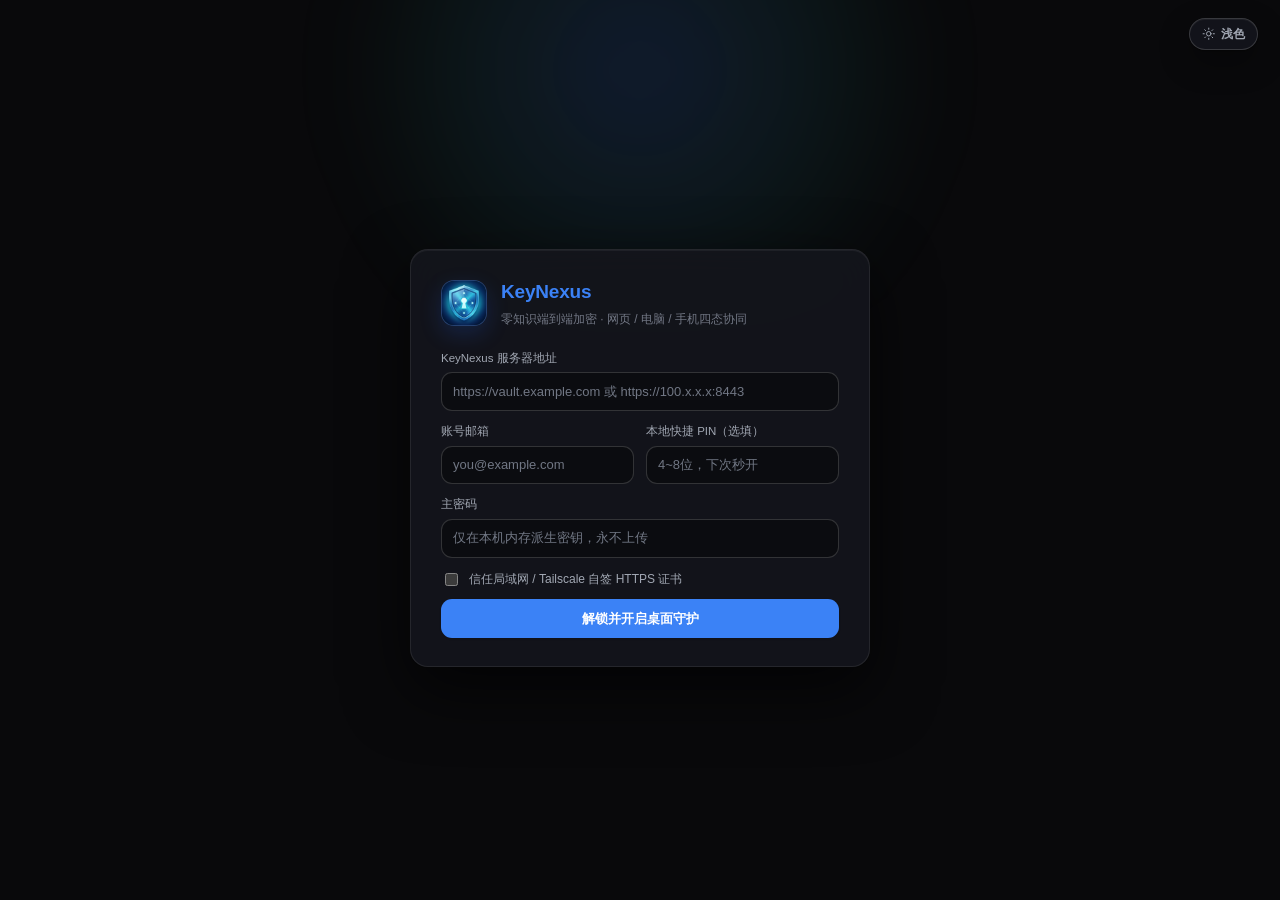
<file: clients/desktop/src/index.html>
<!doctype html>
<html lang="zh-CN" data-theme="dark">
  <head>
    <meta charset="utf-8" />
    <meta name="viewport" content="width=device-width, initial-scale=1" />
    <title>KeyNexus</title>
    <link rel="stylesheet" href="styles.css" />
  </head>
  <body>
    <!-- ==================== 1. 登录与快捷解锁屏 ==================== -->
    <section id="auth-screen" class="auth-screen">
      <div class="auth-ambient"></div>
      <button type="button" class="theme-float-btn" id="btn-auth-theme" title="切换深浅主题" aria-label="切换深浅主题">
        <svg class="ic sm" viewBox="0 0 24 24" aria-hidden="true">
          <circle cx="12" cy="12" r="4" />
          <path d="M12 2v2M12 20v2M4.93 4.93l1.41 1.41M17.66 17.66l1.41 1.41M2 12h2M20 12h2M6.34 17.66l-1.41 1.41M19.07 4.93l-1.41 1.41" />
        </svg>
        <span id="auth-theme-label">浅色</span>
      </button>

      <div class="auth-card">
        <div class="auth-brand">
          <div class="brand-mark">
            <img src="brand-icon.png" alt="KeyNexus" class="brand-img" />
          </div>
          <div>
            <h1><span class="brand-en-accent">KeyNexus</span></h1>
            <p>零知识端到端加密 · 网页 / 电脑 / 手机四态协同</p>
          </div>
        </div>

        <!-- 短 PIN 秒开 -->
        <form id="pin-unlock-form" class="auth-form" hidden autocomplete="off">
          <div class="pin-account-pill" id="pin-account-hint"></div>
          <label class="field">
            <span>输入本机快捷 PIN 秒开密码库</span>
            <input id="pin-input" type="password" inputmode="numeric" placeholder="••••" maxlength="16" class="pin-big-input" />
          </label>
          <button type="submit" class="primary full" id="btn-pin-unlock">立即解锁</button>
          <button type="button" class="ghost full" id="btn-switch-master" style="margin-top: 8px">改用主密码重新登录</button>
          <p class="error" id="pin-error" hidden></p>
        </form>

        <!-- 主密码登录 -->
        <form id="master-unlock-form" class="auth-form" autocomplete="off">
          <label class="field">
            <span>KeyNexus 服务器地址</span>
            <input id="auth-server" type="url" placeholder="https://vault.example.com 或 https://100.x.x.x:8443" spellcheck="false" required />
          </label>
          <div class="grid-two">
            <label class="field">
              <span>账号邮箱</span>
              <input id="auth-email" type="email" placeholder="you@example.com" spellcheck="false" required />
            </label>
            <label class="field">
              <span>本地快捷 PIN（选填）</span>
              <input id="auth-setup-pin" type="password" inputmode="numeric" placeholder="4~8位，下次秒开" maxlength="16" />
            </label>
          </div>
          <label class="field">
            <span>主密码</span>
            <input id="auth-password" type="password" placeholder="仅在本机内存派生密钥，永不上传" required />
          </label>
          <label class="check-row">
            <input id="auth-insecure-tls" type="checkbox" />
            <span>信任局域网 / Tailscale 自签 HTTPS 证书</span>
          </label>

          <div id="auth-2fa-box" class="twofactor-box" hidden>
            <div class="grid-two">
              <label class="field">
                <span>验证方式</span>
                <select id="auth-2fa-provider"></select>
              </label>
              <label class="field">
                <span>两步验证码</span>
                <div class="inline-row">
                  <input id="auth-2fa-code" type="text" placeholder="6 位动态码" />
                  <button type="button" id="btn-auth-email-otp" class="ghost small" hidden>发邮件</button>
                </div>
              </label>
            </div>
          </div>

          <button type="submit" class="primary full" id="btn-master-unlock">解锁并开启桌面守护</button>
          <p class="error" id="master-error" hidden></p>
        </form>
      </div>
    </section>

    <!-- ==================== 2. 三栏主工作台 ==================== -->
    <section id="workspace" class="workspace" hidden>
      <!-- 左栏：导航与工作流入口 -->
      <aside class="sidebar">
        <div class="sidebar-brand">
          <div class="brand-mark sm">
            <img src="brand-icon.png" alt="KeyNexus" class="brand-img" />
          </div>
          <div class="brand-txt">
            <b>KeyNexus</b>
            <span id="sidebar-user-email">已加密连接</span>
          </div>
          <span class="watch-pill" id="watch-indicator" title="Win32 窗口监听状态">
            <i class="watch-dot" aria-hidden="true"></i>
            <span>守护中</span>
          </span>
          <button type="button" class="icon-btn" id="btn-sidebar-theme" title="切换深浅主题" aria-label="切换深浅主题">
            <svg class="ic sm" viewBox="0 0 24 24" aria-hidden="true">
              <circle cx="12" cy="12" r="4" />
              <path d="M12 2v2M12 20v2M4.93 4.93l1.41 1.41M17.66 17.66l1.41 1.41M2 12h2M20 12h2M6.34 17.66l-1.41 1.41M19.07 4.93l-1.41 1.41" />
            </svg>
          </button>
        </div>

        <div class="sidebar-cta-group">
          <button type="button" class="primary full icon-cta" id="btn-new-item">
            <span class="nav-lbl">
              <svg class="ic sm" viewBox="0 0 24 24" aria-hidden="true">
                <line x1="12" y1="5" x2="12" y2="19" />
                <line x1="5" y1="12" x2="19" y2="12" />
              </svg>
              <span>提交新密码</span>
            </span>
            <kbd>Ctrl+N</kbd>
          </button>
          <button type="button" class="ai-cta full" id="btn-open-importer">
            <span class="nav-lbl">
              <svg class="ic sm" viewBox="0 0 24 24" aria-hidden="true">
                <path d="M12 3l1.9 4.6L18.5 9.5l-4.6 1.9L12 16l-1.9-4.6L5.5 9.5l4.6-1.9z" />
                <path d="M19 15l.9 2.1L22 18l-2.1.9L19 21l-.9-2.1L16 18l2.1-.9z" />
              </svg>
              <span>文件 / 截图 AI 导密</span>
            </span>
          </button>
        </div>

        <div class="sidebar-section-title">按适用终端筛选</div>
        <nav class="nav-group nav-filters">
          <button type="button" class="nav-item active" data-filter="all">
            <span class="nav-lbl"><i class="dot-ic all"></i>全部密码</span><em id="cnt-all">0</em>
          </button>
          <button type="button" class="nav-item" data-filter="universal">
            <span class="nav-lbl"><i class="dot-ic uni"></i>三端通用账户</span><em id="cnt-universal">0</em>
          </button>
          <button type="button" class="nav-item" data-filter="desktop">
            <span class="nav-lbl"><i class="dot-ic desk"></i>电脑端专属</span><em id="cnt-desktop">0</em>
          </button>
          <button type="button" class="nav-item" data-filter="web">
            <span class="nav-lbl"><i class="dot-ic web"></i>网页端专属</span><em id="cnt-web">0</em>
          </button>
          <button type="button" class="nav-item" data-filter="mobile">
            <span class="nav-lbl"><i class="dot-ic mob"></i>手机端专属</span><em id="cnt-mobile">0</em>
          </button>
          <button type="button" class="nav-item" data-filter="fav">
            <span class="nav-lbl"><i class="dot-ic fav"></i>星标收藏</span><em id="cnt-fav">0</em>
          </button>
          <button type="button" class="nav-item" data-filter="totp">
            <span class="nav-lbl"><i class="dot-ic totp"></i>Authenticator 验证器</span><em id="cnt-totp">0</em>
          </button>
        </nav>

        <div class="sidebar-section-title">文件夹分类</div>
        <nav class="nav-group folders-nav" id="folders-nav"></nav>

        <div class="sidebar-footer">
          <button type="button" class="tool-btn" id="btn-open-providers" title="配置与自定义 AI 模型提供商">
            <svg class="ic sm" viewBox="0 0 24 24" aria-hidden="true">
              <rect x="4" y="4" width="16" height="16" rx="2" />
              <rect x="9" y="9" width="6" height="6" />
              <path d="M9 1v3M15 1v3M9 20v3M15 20v3M20 9h3M20 14h3M1 9h3M1 14h3" />
            </svg>
            <span>模型源</span>
          </button>
          <button type="button" class="tool-btn" id="btn-sync-now" title="立即与服务器同步">
            <svg class="ic sm" viewBox="0 0 24 24" aria-hidden="true">
              <polyline points="23 4 23 10 17 10" />
              <polyline points="1 20 1 14 7 14" />
              <path d="M3.51 9a9 9 0 0 1 14.85-3.36L23 10M1 14l4.64 4.36A9 9 0 0 0 20.49 15" />
            </svg>
            <span>同步</span>
          </button>
          <button type="button" class="tool-btn" id="btn-open-settings" title="PIN 与桌面监听设置">
            <svg class="ic sm" viewBox="0 0 24 24" aria-hidden="true">
              <circle cx="12" cy="12" r="3" />
              <path d="M19.4 15a1.65 1.65 0 0 0 .33 1.82l.06.06a2 2 0 1 1-2.83 2.83l-.06-.06a1.65 1.65 0 0 0-1.82-.33 1.65 1.65 0 0 0-1 1.51V21a2 2 0 1 1-4 0v-.09A1.65 1.65 0 0 0 9 19.4a1.65 1.65 0 0 0-1.82.33l-.06.06a2 2 0 1 1-2.83-2.83l.06-.06a1.65 1.65 0 0 0 .33-1.82 1.65 1.65 0 0 0-1.51-1H3a2 2 0 1 1 0-4h.09A1.65 1.65 0 0 0 4.6 9a1.65 1.65 0 0 0-.33-1.82l-.06-.06a2 2 0 1 1 2.83-2.83l.06.06a1.65 1.65 0 0 0 1.82.33H9a1.65 1.65 0 0 0 1-1.51V3a2 2 0 1 1 4 0v.09a1.65 1.65 0 0 0 1 1.51 1.65 1.65 0 0 0 1.82-.33l.06-.06a2 2 0 1 1 2.83 2.83l-.06.06a1.65 1.65 0 0 0-.33 1.82V9a1.65 1.65 0 0 0 1.51 1H21a2 2 0 1 1 0 4h-.09a1.65 1.65 0 0 0-1.51 1z" />
            </svg>
            <span>设置</span>
          </button>
          <button type="button" class="tool-btn lock" id="btn-lock-vault" title="立即锁定密码库">
            <svg class="ic sm" viewBox="0 0 24 24" aria-hidden="true">
              <rect x="3" y="11" width="18" height="11" rx="2" ry="2" />
              <path d="M7 11V7a5 5 0 0 1 10 0v4" />
            </svg>
            <span>锁定</span>
          </button>
        </div>
      </aside>

      <!-- 中栏：快速检索 + 悬停一键复制/键入列表 -->
      <section class="list-pane">
        <div class="list-header">
          <div class="search-box">
            <svg class="search-ic ic sm" viewBox="0 0 24 24" aria-hidden="true">
              <circle cx="11" cy="11" r="8" />
              <line x1="21" y1="21" x2="16.65" y2="16.65" />
            </svg>
            <input id="vault-search" type="search" placeholder="搜索名称、账号、域名、.exe…" spellcheck="false" />
            <kbd>Ctrl+F</kbd>
          </div>
          <div class="list-submeta">
            <span id="list-filter-title" class="filter-title-row">全部密码</span>
            <span id="list-result-count" class="muted tabular-nums">0 项</span>
          </div>
        </div>

        <ul id="vault-list" class="vault-list"></ul>

        <div id="vault-empty" class="empty-pane" hidden>
          <div class="empty-icon">
            <svg class="ic xl" viewBox="0 0 24 24" aria-hidden="true">
              <rect x="3" y="11" width="18" height="11" rx="2" ry="2" />
              <path d="M7 11V7a5 5 0 0 1 10 0v4" />
            </svg>
          </div>
          <p>当前分类下还没有密码记录</p>
          <div class="inline-row" style="justify-content: center">
            <button type="button" class="ghost small" id="btn-empty-create">
              <svg class="ic sm" viewBox="0 0 24 24" aria-hidden="true">
                <line x1="12" y1="5" x2="12" y2="19" />
                <line x1="5" y1="12" x2="19" y2="12" />
              </svg>
              <span>手动录入</span>
            </button>
            <button type="button" class="ghost small" id="btn-empty-ai">
              <svg class="ic sm" viewBox="0 0 24 24" aria-hidden="true">
                <path d="M12 3l1.9 4.6L18.5 9.5l-4.6 1.9L12 16l-1.9-4.6L5.5 9.5l4.6-1.9z" />
              </svg>
              <span>文件 AI 导入</span>
            </button>
          </div>
        </div>
      </section>

      <!-- 右栏：主画布 -->
      <main class="detail-pane">
        <!-- 欢迎仪表盘 -->
        <div id="pane-welcome" class="welcome-dashboard">
          <div class="dash-hero">
            <h2>欢迎回来，密码守护已就绪</h2>
            <p>全部敏感凭据均以 AES-256-CBC + HMAC-SHA256 零知识密文同步，点击左侧条目查看或直接使用下方快捷入口。</p>
          </div>

          <div class="bento-stats">
            <div class="stat-tile" data-jump="universal">
              <span class="st-tag uni">
                <svg class="ic sm" viewBox="0 0 24 24" aria-hidden="true">
                  <circle cx="12" cy="12" r="10" />
                  <line x1="2" y1="12" x2="22" y2="12" />
                  <path d="M12 2a15.3 15.3 0 0 1 4 10 15.3 15.3 0 0 1-4 10 15.3 15.3 0 0 1-4-10 15.3 15.3 0 0 1 4-10z" />
                </svg>
                <span>三端通用</span>
              </span>
              <strong id="dash-cnt-uni">0</strong>
              <small>网页 · 电脑 · 手机同号互通</small>
            </div>
            <div class="stat-tile" data-jump="desktop">
              <span class="st-tag desk">
                <svg class="ic sm" viewBox="0 0 24 24" aria-hidden="true">
                  <rect x="2" y="3" width="20" height="14" rx="2" />
                  <line x1="8" y1="21" x2="16" y2="21" />
                  <line x1="12" y1="17" x2="12" y2="21" />
                </svg>
                <span>电脑端专属</span>
              </span>
              <strong id="dash-cnt-desk">0</strong>
              <small>打开 .exe 自动右上角提示</small>
            </div>
            <div class="stat-tile" data-jump="web">
              <span class="st-tag web">
                <svg class="ic sm" viewBox="0 0 24 24" aria-hidden="true">
                  <rect x="3" y="4" width="18" height="16" rx="2" />
                  <line x1="3" y1="9" x2="21" y2="9" />
                  <circle cx="7" cy="6.5" r=".5" />
                  <circle cx="10" cy="6.5" r=".5" />
                </svg>
                <span>网页端专属</span>
              </span>
              <strong id="dash-cnt-web">0</strong>
              <small>浏览器插件自动填表抓密</small>
            </div>
            <div class="stat-tile" data-jump="mobile">
              <span class="st-tag mob">
                <svg class="ic sm" viewBox="0 0 24 24" aria-hidden="true">
                  <rect x="5" y="2" width="14" height="20" rx="2" />
                  <line x1="12" y1="18" x2="12.01" y2="18" />
                </svg>
                <span>手机端专属</span>
              </span>
              <strong id="dash-cnt-mob">0</strong>
              <small>Android 系统级自动填充</small>
            </div>
          </div>

          <div class="shortcut-cards">
            <div class="sc-card">
              <div class="sc-keys"><kbd>Ctrl</kbd> + <kbd>Alt</kbd> + <kbd>P</kbd></div>
              <div>
                <b>识别当前窗口查密码</b>
                <p>在任意软件内按下，右上角立即浮现不抢焦点的密码提示卡，一键模拟键入。</p>
              </div>
            </div>
            <div class="sc-card">
              <div class="sc-keys"><kbd>Ctrl</kbd> + <kbd>Alt</kbd> + <kbd>N</kbd></div>
              <div>
                <b>为当前软件随手记密码</b>
                <p>自动抓取刚才前台软件的 <code>.exe</code> 进程名与窗口标题，填完密码回车即绑定。</p>
              </div>
            </div>
          </div>
        </div>

        <!-- 条目详情页 -->
        <div id="pane-detail" class="content-shell" hidden>
          <div class="detail-hero-card">
            <div class="hero-left">
              <div class="squircle-avatar lg" id="d-avatar">PW</div>
              <div class="hero-titles">
                <div class="hero-title-row">
                  <h2 id="d-name"></h2>
                  <button type="button" class="fav-toggle" id="btn-d-fav" title="收藏 / 取消收藏" aria-label="收藏 / 取消收藏">
                    <svg class="ic" viewBox="0 0 24 24" aria-hidden="true">
                      <polygon points="12 2 15.09 8.26 22 9.27 17 14.14 18.18 21.02 12 17.77 5.82 21.02 7 14.14 2 9.27 8.91 8.26 12 2" />
                    </svg>
                  </button>
                </div>
                <div id="d-badges" class="badges"></div>
              </div>
            </div>
            <div class="head-actions">
              <button type="button" class="ghost small" id="btn-d-edit">
                <svg class="ic sm" viewBox="0 0 24 24" aria-hidden="true">
                  <path d="M12 20h9" />
                  <path d="M16.5 3.5a2.121 2.121 0 0 1 3 3L7 19l-4 1 1-4L16.5 3.5z" />
                </svg>
                <span>编辑</span>
              </button>
              <button type="button" class="ghost small danger" id="btn-d-delete">删除</button>
            </div>
          </div>

          <!-- 主快捷操作栏 -->
          <div class="quick-action-strip">
            <button type="button" class="primary" id="btn-d-autotype">
              <svg class="ic sm" viewBox="0 0 24 24" aria-hidden="true">
                <rect x="2" y="4" width="20" height="16" rx="2" />
                <path d="M6 8h.01M10 8h.01M14 8h.01M18 8h.01M8 12h.01M12 12h.01M16 12h.01M7 16h10" />
              </svg>
              <span>键入密码到上一窗口</span>
            </button>
            <button type="button" class="ghost" id="btn-d-autotype-both">键入「账号 + Tab + 密码」</button>
            <button type="button" class="ghost" data-copy="password">
              <svg class="ic sm" viewBox="0 0 24 24" aria-hidden="true">
                <rect x="9" y="9" width="13" height="13" rx="2" ry="2" />
                <path d="M5 15H4a2 2 0 0 1-2-2V4a2 2 0 0 1 2-2h9a2 2 0 0 1 2 2v1" />
              </svg>
              <span>安全复制密码</span>
            </button>
          </div>

          <!-- 核心凭据分组 -->
          <div class="field-group-card">
            <div class="fg-row">
              <div class="fg-meta">
                <span class="fg-label">账号 / 用户名</span>
                <code id="d-username" class="fg-value"></code>
              </div>
              <button type="button" class="ghost small" data-copy="username">复制账号</button>
            </div>

            <div class="fg-row">
              <div class="fg-meta">
                <div class="fg-label-line">
                  <span class="fg-label">登录密码</span>
                  <span id="d-strength-pill" class="strength-pill"></span>
                </div>
                <div id="d-password" class="fg-value pwd-masked">••••••••••••••</div>
              </div>
              <div class="inline-row">
                <button type="button" class="ghost small" id="btn-d-reveal">显示</button>
                <button type="button" class="ghost small" data-copy="password">复制密码</button>
              </div>
            </div>

            <div class="fg-row" id="d-totp-row" hidden>
              <div class="fg-meta">
                <span class="fg-label">Authenticator 动态码</span>
                <div class="totp-display-line">
                  <code id="d-totp" class="totp-code"></code>
                  <div class="totp-ring-wrap">
                    <svg class="totp-ring" viewBox="0 0 24 24" width="20" height="20">
                      <circle class="ring-bg" cx="12" cy="12" r="9" />
                      <circle class="ring-fg" id="d-totp-circle" cx="12" cy="12" r="9" stroke-dasharray="56.55" stroke-dashoffset="0" />
                    </svg>
                    <span id="d-totp-left" class="muted tabular-nums"></span>
                  </div>
                </div>
              </div>
              <button type="button" class="ghost small" data-copy="totp">复制验证码</button>
            </div>
          </div>

          <!-- 关联网址与终端规则分组 -->
          <div class="field-group-card" id="d-uris-row" hidden>
            <div class="fg-section-head">关联终端与自动触发规则</div>
            <div id="d-uris" class="uri-chip-list"></div>
          </div>

          <!-- 备注分组 -->
          <div class="field-group-card" id="d-notes-row" hidden>
            <div class="fg-section-head">安全备注</div>
            <pre id="d-notes" class="notes-pre"></pre>
          </div>
        </div>

        <!-- Authenticator 独立动态码竖栏中枢 -->
        <div id="pane-authenticator" class="content-shell" hidden>
          <div class="detail-hero-card da-header">
            <div>
              <h2 style="margin: 0; font-size: 18px">Authenticator 动态码中枢</h2>
              <p class="muted" style="margin: 4px 0 0">所有含两步验证密钥的凭据集中实时刷新，支持一键安全复制或直接键入</p>
            </div>
            <button type="button" class="primary" id="btn-da-toggle-add">
              <svg class="ic sm" viewBox="0 0 24 24" aria-hidden="true">
                <line x1="12" y1="5" x2="12" y2="19" />
                <line x1="5" y1="12" x2="19" y2="12" />
              </svg>
              <span>添加验证器</span>
            </button>
          </div>

          <form id="da-add-form" class="content-card da-add-form" hidden autocomplete="off">
            <div class="card-head">
              <div>
                <h2 style="font-size: 15.5px">新增 Authenticator 验证器</h2>
                <p class="muted" style="margin: 2px 0 0">支持粘贴 Base32 密钥或完整 otpauth:// URI 自动识别名称与账号</p>
              </div>
              <button type="button" class="ghost small" id="btn-da-cancel">收起</button>
            </div>
            <label class="field">
              <span>Authenticator 密钥或 otpauth:// *</span>
              <input id="da-secret" type="text" placeholder="粘贴 Base32 密钥或 otpauth://totp/..." spellcheck="false" required />
            </label>
            <div class="grid-two">
              <label class="field">
                <span>服务名称 *</span>
                <input id="da-name" type="text" placeholder="如：GitHub / Google / 微信" required />
              </label>
              <label class="field">
                <span>账号 / 备注（选填）</span>
                <input id="da-user" type="text" placeholder="邮箱、手机号或用户名" spellcheck="false" />
              </label>
            </div>
            <div class="detail-cta" style="margin-top: 8px">
              <button type="submit" class="primary" id="btn-da-save">
                <svg class="ic sm" viewBox="0 0 24 24" aria-hidden="true">
                  <rect x="3" y="11" width="18" height="11" rx="2" ry="2" />
                  <path d="M7 11V7a5 5 0 0 1 10 0v4" />
                </svg>
                <span>本地零知识加密并保存</span>
              </button>
            </div>
            <p id="da-add-err" class="error" hidden></p>
          </form>

          <div id="da-list" class="da-list"></div>

          <div id="da-empty" class="empty-pane" hidden>
            <div class="empty-icon">
              <svg class="ic xl" viewBox="0 0 24 24" aria-hidden="true">
                <circle cx="12" cy="13" r="8" />
                <path d="M12 9v4l2 2" />
                <path d="M9 2h6" />
              </svg>
            </div>
            <p>暂无 Authenticator 验证器记录</p>
            <button type="button" class="ghost small" id="btn-da-empty-add">
              <svg class="ic sm" viewBox="0 0 24 24" aria-hidden="true">
                <line x1="12" y1="5" x2="12" y2="19" />
                <line x1="5" y1="12" x2="19" y2="12" />
              </svg>
              <span>添加首个验证器</span>
            </button>
          </div>
        </div>

        <!-- 新建 / 编辑密码表单 -->
        <form id="pane-editor" class="content-card" hidden autocomplete="off">
          <div class="card-head">
            <div>
              <h2 id="ed-heading">提交新密码</h2>
              <p class="muted" style="margin: 2px 0 0">在本地完成端到端加密后同步至服务器</p>
            </div>
            <button type="button" class="ghost small" id="btn-ed-cancel">取消</button>
          </div>

          <div class="grid-two">
            <label class="field">
              <span>条目名称 *</span>
              <input id="f-name" type="text" placeholder="如：微信 / Navicat / GitHub" required />
            </label>
            <label class="field">
              <span>适用端口范围（服务端四态分类）</span>
              <select id="f-scope">
                <option value="universal">三端统一通用账户（网页+电脑+手机互通）</option>
                <option value="desktop">仅电脑客户端密码</option>
                <option value="web">仅网页端密码</option>
                <option value="mobile">仅手机端密码</option>
              </select>
            </label>
          </div>

          <div class="grid-two">
            <label class="field">
              <span>账号 / 用户名</span>
              <input id="f-username" type="text" placeholder="邮箱、手机号或用户名" spellcheck="false" />
            </label>
            <div class="field">
              <div class="fg-label-line" style="margin-bottom: 4px">
                <span class="field-sublabel">密码（纯验证器可留空）</span>
                <span id="f-pwd-strength" class="strength-inline"></span>
              </div>
              <div class="inline-row">
                <input id="f-password" type="password" placeholder="输入或点右侧生成强密码" />
                <button type="button" class="ghost small" id="btn-f-eye">显示</button>
                <button type="button" class="ghost small" id="btn-f-gen" title="生成 20 位随机高强度密码">
                  <svg class="ic sm" viewBox="0 0 24 24" aria-hidden="true">
                    <rect x="3" y="3" width="18" height="18" rx="3" />
                    <path d="M8.5 8.5h.01M15.5 8.5h.01M12 12h.01M8.5 15.5h.01M15.5 15.5h.01" />
                  </svg>
                  <span>生成</span>
                </button>
              </div>
            </div>
          </div>

          <div class="app-picker-box">
            <div class="picker-bar">
              <span class="head-lbl">
                <svg class="ic sm" viewBox="0 0 24 24" aria-hidden="true">
                  <rect x="2" y="3" width="20" height="14" rx="2" />
                  <line x1="8" y1="21" x2="16" y2="21" />
                  <line x1="12" y1="17" x2="12" y2="21" />
                </svg>
                <span>快速绑定电脑程序（打开该软件时右上角自动给密码提示）</span>
              </span>
              <button type="button" class="ghost small" id="btn-refresh-apps">
                <svg class="ic sm" viewBox="0 0 24 24" aria-hidden="true">
                  <polyline points="23 4 23 10 17 10" />
                  <polyline points="1 20 1 14 7 14" />
                  <path d="M3.51 9a9 9 0 0 1 14.85-3.36L23 10M1 14l4.64 4.36A9 9 0 0 0 20.49 15" />
                </svg>
                <span>刷新运行中程序</span>
              </button>
            </div>
            <div class="inline-row">
              <select id="running-apps-select">
                <option value="">-- 点选当前正在运行的 Windows 程序 --</option>
              </select>
              <input id="app-title-filter" type="text" placeholder="可选：仅窗口标题含关键词时提示（如 *登录*）" />
              <button type="button" class="ghost small" id="btn-add-app-rule">
                <svg class="ic sm" viewBox="0 0 24 24" aria-hidden="true">
                  <line x1="12" y1="5" x2="12" y2="19" />
                  <line x1="5" y1="12" x2="19" y2="12" />
                </svg>
                <span>添加规则</span>
              </button>
            </div>
          </div>

          <label class="field">
            <span>匹配规则列表（每行一条：网址 <code>https://...</code> / 电脑程序 <code>app://进程.exe</code> / 手机应用 <code>androidapp://包名</code>）</span>
            <textarea id="f-uris" rows="3" placeholder="https://wx.qq.com&#10;app://WeChat.exe&#10;androidapp://com.tencent.mm" spellcheck="false"></textarea>
          </label>

          <div class="grid-two">
            <label class="field">
              <span>Authenticator 密钥（选填）</span>
              <input id="f-totp" type="text" placeholder="Base32 密钥或 otpauth:// URI" spellcheck="false" />
            </label>
            <label class="field">
              <span>电脑软件启动提示策略</span>
              <select id="f-trigger">
                <option value="launch">程序每次新启动时提示一次（推荐，切窗口不打扰）</option>
                <option value="always">每次切到匹配窗口时都提示</option>
                <option value="hotkey">静默，仅按 Ctrl+Alt+P 时提示</option>
              </select>
            </label>
          </div>

          <div class="grid-two">
            <label class="field">
              <span>所属文件夹</span>
              <select id="f-folder"><option value="">无文件夹</option></select>
            </label>
            <label class="check-row" style="padding-top: 24px">
              <input id="f-favorite" type="checkbox" />
              <span>设为星标收藏</span>
            </label>
          </div>

          <label class="field">
            <span>备注（选填）</span>
            <textarea id="f-notes" rows="2" placeholder="备注说明、安全问题、端口号等…"></textarea>
          </label>

          <div class="detail-cta">
            <button type="submit" class="primary" id="btn-f-submit">加密保存到 PWDSV 服务器</button>
          </div>
          <p class="error" id="ed-error" hidden></p>
        </form>

        <!-- 多格式文件识别 + AI 智能解析导入台 -->
        <div id="pane-importer" class="content-card wide-card" hidden>
          <div class="card-head">
            <div>
              <h2 class="head-lbl">
                <svg class="ic" viewBox="0 0 24 24" aria-hidden="true">
                  <path d="M12 3l1.9 4.6L18.5 9.5l-4.6 1.9L12 16l-1.9-4.6L5.5 9.5l4.6-1.9z" />
                  <path d="M19 15l.9 2.1L22 18l-2.1.9L19 21l-.9-2.1L16 18l2.1-.9z" />
                </svg>
                <span>多格式文件识别与 AI 密码导入工作台</span>
              </h2>
              <p class="muted" style="margin: 3px 0 0">原始文件仅在本机内存中读取并直连你选的模型 API，核对无误后本地零知识加密入库</p>
            </div>
            <button type="button" class="ghost small" id="btn-imp-manage-providers">
              <svg class="ic sm" viewBox="0 0 24 24" aria-hidden="true">
                <rect x="4" y="4" width="16" height="16" rx="2" />
                <rect x="9" y="9" width="6" height="6" />
                <path d="M9 1v3M15 1v3M9 20v3M15 20v3M20 9h3M20 14h3M1 9h3M1 14h3" />
              </svg>
              <span>切换 / 自定义模型提供商</span>
            </button>
          </div>

          <div class="stepper-bar">
            <div class="step-pill active"><b>1</b> 选择文档 / 表格 / 粘贴截图</div>
            <span class="step-arrow" aria-hidden="true">
              <svg class="ic sm" viewBox="0 0 24 24"><polyline points="9 18 15 12 9 6" /></svg>
            </span>
            <div class="step-pill"><b>2</b> 本机直连 AI 归一提取</div>
            <span class="step-arrow" aria-hidden="true">
              <svg class="ic sm" viewBox="0 0 24 24"><polyline points="9 18 15 12 9 6" /></svg>
            </span>
            <div class="step-pill"><b>3</b> 核对端口分类并加密上云</div>
          </div>

          <div class="importer-toolbar">
            <label class="field" style="flex: 1; margin: 0">
              <span>当前启用的 AI 模型提供商</span>
              <select id="imp-provider-select"></select>
            </label>
            <label class="check-row" style="margin: 18px 0 0">
              <input id="imp-force-ai" type="checkbox" />
              <span>标准表格也强制调用 AI 深度推断四态分类</span>
            </label>
          </div>

          <div class="dropzone" id="imp-dropzone">
            <div class="format-badges">
              <span>
                <svg class="ic sm" viewBox="0 0 24 24" aria-hidden="true">
                  <rect x="3" y="3" width="18" height="18" rx="2" />
                  <path d="M3 9h18M3 15h18M9 3v18" />
                </svg>
                Excel .xlsx
              </span>
              <span>
                <svg class="ic sm" viewBox="0 0 24 24" aria-hidden="true">
                  <path d="M14 2H6a2 2 0 0 0-2 2v16a2 2 0 0 0 2 2h12a2 2 0 0 0 2-2V8z" />
                  <polyline points="14 2 14 8 20 8" />
                  <line x1="16" y1="13" x2="8" y2="13" />
                  <line x1="16" y1="17" x2="8" y2="17" />
                </svg>
                Word .docx
              </span>
              <span>
                <svg class="ic sm" viewBox="0 0 24 24" aria-hidden="true">
                  <path d="M14 2H6a2 2 0 0 0-2 2v16a2 2 0 0 0 2 2h12a2 2 0 0 0 2-2V8z" />
                  <polyline points="14 2 14 8 20 8" />
                </svg>
                PDF 文档
              </span>
              <span>
                <svg class="ic sm" viewBox="0 0 24 24" aria-hidden="true">
                  <polyline points="16 18 22 12 16 6" />
                  <polyline points="8 6 2 12 8 18" />
                </svg>
                CSV / JSON
              </span>
              <span>
                <svg class="ic sm" viewBox="0 0 24 24" aria-hidden="true">
                  <path d="M12 20h9" />
                  <path d="M16.5 3.5a2.121 2.121 0 0 1 3 3L7 19l-4 1 1-4L16.5 3.5z" />
                </svg>
                TXT / MD
              </span>
              <span>
                <svg class="ic sm" viewBox="0 0 24 24" aria-hidden="true">
                  <rect x="3" y="3" width="18" height="18" rx="2" ry="2" />
                  <circle cx="8.5" cy="8.5" r="1.5" />
                  <polyline points="21 15 16 10 5 21" />
                </svg>
                密码截图 (Ctrl+V)
              </span>
            </div>
            <p class="drop-title">将任意密码文件拖拽到此处，或直接按 <kbd>Ctrl</kbd> + <kbd>V</kbd> 粘贴截图</p>
            <div class="inline-row" style="justify-content: center; margin-top: 12px">
              <button type="button" class="primary" id="btn-imp-pick-file">
                <svg class="ic sm" viewBox="0 0 24 24" aria-hidden="true">
                  <path d="M22 19a2 2 0 0 1-2 2H4a2 2 0 0 1-2-2V5a2 2 0 0 1 2-2h5l2 3h9a2 2 0 0 1 2 2z" />
                </svg>
                <span>选择本地文件开始识别</span>
              </button>
              <button type="button" class="ghost" id="btn-imp-toggle-text">
                <svg class="ic sm" viewBox="0 0 24 24" aria-hidden="true">
                  <path d="M14 2H6a2 2 0 0 0-2 2v16a2 2 0 0 0 2 2h12a2 2 0 0 0 2-2V8z" />
                  <polyline points="14 2 14 8 20 8" />
                  <line x1="16" y1="13" x2="8" y2="13" />
                  <line x1="16" y1="17" x2="8" y2="17" />
                </svg>
                <span>粘贴杂乱文字解析</span>
              </button>
            </div>
            <input id="imp-file-input" type="file" accept=".csv,.tsv,.xlsx,.docx,.pdf,.txt,.md,.json,image/*" hidden />
          </div>

          <div id="imp-raw-text-box" style="margin-top: 10px" hidden>
            <textarea id="imp-raw-text" rows="4" placeholder="粘贴任意格式的账号密码文字记录，AI 会自动提取并划分适用端口…"></textarea>
            <button type="button" class="primary" id="btn-imp-parse-text" style="margin-top: 6px">开始提取上方文本</button>
          </div>

          <p id="imp-status" class="site-status" hidden></p>
          <p id="imp-error" class="error" hidden></p>

          <div id="imp-preview-wrap" hidden style="margin-top: 16px">
            <div class="picker-bar">
              <b id="imp-preview-summary">识别结果核对表（可直接点击单元格修改）</b>
              <select id="imp-batch-scope" class="small-select">
                <option value="">批量设置勾选行的适用端口…</option>
                <option value="universal">全部设为：三端通用</option>
                <option value="web">全部设为：网页端</option>
                <option value="desktop">全部设为：电脑端</option>
                <option value="mobile">全部设为：手机端</option>
              </select>
            </div>

            <div class="preview-table-scroll">
              <table class="preview-table">
                <thead>
                  <tr>
                    <th style="width: 34px"><input type="checkbox" id="imp-check-all" checked /></th>
                    <th>名称</th>
                    <th>账号 / 用户名</th>
                    <th>密码</th>
                    <th>匹配 URI 规则</th>
                    <th style="width: 120px">适用端口</th>
                    <th style="width: 78px">比对状态</th>
                  </tr>
                </thead>
                <tbody id="imp-preview-tbody"></tbody>
              </table>
            </div>

            <div class="detail-cta">
              <button type="button" class="primary" id="btn-imp-commit">
                <svg class="ic sm" viewBox="0 0 24 24" aria-hidden="true">
                  <rect x="3" y="11" width="18" height="11" rx="2" ry="2" />
                  <path d="M7 11V7a5 5 0 0 1 10 0v4" />
                </svg>
                <span>本地零知识加密并批量上传到服务器</span>
              </button>
            </div>
          </div>
        </div>

        <!-- AI 模型提供商管理中心 -->
        <div id="pane-providers" class="content-card wide-card" hidden>
          <div class="card-head">
            <div>
              <h2 class="head-lbl">
                <svg class="ic" viewBox="0 0 24 24" aria-hidden="true">
                  <rect x="4" y="4" width="16" height="16" rx="2" />
                  <rect x="9" y="9" width="6" height="6" />
                  <path d="M9 1v3M15 1v3M9 20v3M15 20v3M20 9h3M20 14h3M1 9h3M1 14h3" />
                </svg>
                <span>AI 模型提供商配置中心</span>
              </h2>
              <p class="muted" style="margin: 3px 0 0">API Key 由 Windows DPAPI 绑定本机系统账户加密存储，支持内置预设与任意自定义网关</p>
            </div>
            <button type="button" class="ghost small" id="btn-prov-back">
              <svg class="ic sm" viewBox="0 0 24 24" aria-hidden="true">
                <line x1="19" y1="12" x2="5" y2="12" />
                <polyline points="12 19 5 12 12 5" />
              </svg>
              <span>返回导密工作台</span>
            </button>
          </div>

          <div class="providers-split">
            <div class="prov-left">
              <div class="picker-bar">
                <span>已保存的模型源</span>
                <button type="button" class="ghost small" id="btn-prov-new-custom">
                  <svg class="ic sm" viewBox="0 0 24 24" aria-hidden="true">
                    <line x1="12" y1="5" x2="12" y2="19" />
                    <line x1="5" y1="12" x2="19" y2="12" />
                  </svg>
                  <span>自定义提供商</span>
                </button>
              </div>
              <ul id="prov-list" class="vault-list prov-ul"></ul>
              <div class="field" style="margin-top: 10px">
                <span>从内置主流厂商模板添加：</span>
                <div class="inline-row">
                  <select id="prov-preset-select"></select>
                  <button type="button" class="ghost small" id="btn-prov-add-preset">套用模板</button>
                </div>
              </div>
            </div>

            <form id="prov-form" class="prov-right" autocomplete="off">
              <div class="grid-two">
                <label class="field">
                  <span>提供商显示名称 *</span>
                  <input id="p-name" type="text" placeholder="如：我的自建 NewAPI / DeepSeek" required />
                </label>
                <label class="field">
                  <span>接口协议类型 *</span>
                  <select id="p-protocol">
                    <option value="openai-compatible">OpenAI 兼容 (/chat/completions)</option>
                    <option value="gemini">Google Gemini 原生协议</option>
                    <option value="anthropic">Anthropic Claude 原生协议</option>
                  </select>
                </label>
              </div>
              <label class="field">
                <span>API Base URL *</span>
                <input id="p-baseurl" type="url" placeholder="https://api.deepseek.com/v1 或自定义反代地址" spellcheck="false" required />
              </label>
              <label class="check-row">
                <input id="p-exact" type="checkbox" />
                <span>上方地址已是完整精确端点（不再自动追加 <code>/chat/completions</code> 等路径）</span>
              </label>
              <label class="field">
                <span>API Key（本地 Ollama 等免鉴权服务可留空）</span>
                <div class="inline-row">
                  <input id="p-apikey" type="password" placeholder="sk-..." spellcheck="false" />
                  <button type="button" class="ghost small" id="btn-prov-detect" title="根据 Base URL 与 API Key 拉取可用模型">
                    <svg class="ic sm" viewBox="0 0 24 24" aria-hidden="true">
                      <circle cx="11" cy="11" r="8" />
                      <line x1="21" y1="21" x2="16.65" y2="16.65" />
                    </svg>
                    <span>检测模型</span>
                  </button>
                </div>
              </label>
              <div class="grid-two">
                <label class="field">
                  <span>文本解析模型 ID *</span>
                  <input id="p-text-model" type="text" list="p-models-datalist" placeholder="如 deepseek-chat / qwen-plus" required />
                </label>
                <label class="field">
                  <span>图片视觉模型 ID（识图/扫描件必填）</span>
                  <input id="p-vision-model" type="text" list="p-models-datalist" placeholder="如 qwen-vl-max / gpt-4o-mini" />
                </label>
              </div>
              <datalist id="p-models-datalist"></datalist>
              <div id="p-model-picker-row" class="field" hidden>
                <span>已检测到的可用模型（选中后点击填入）</span>
                <div class="inline-row">
                  <select id="p-model-quick"></select>
                  <button type="button" class="ghost small" id="btn-p-use-text">设为文本</button>
                  <button type="button" class="ghost small" id="btn-p-use-vision">设为视觉</button>
                </div>
              </div>
              <label class="field">
                <span>自定义请求头 JSON（选填，供私有网关鉴权）</span>
                <input id="p-headers" type="text" placeholder='{"X-Custom-Token":"xxx"}' spellcheck="false" />
              </label>
              <div class="detail-cta">
                <button type="submit" class="primary">保存并设为当前模型源</button>
                <button type="button" class="ghost" id="btn-prov-test">
                  <svg class="ic sm" viewBox="0 0 24 24" aria-hidden="true">
                    <polygon points="13 2 3 14 12 14 11 22 21 10 12 10 13 2" />
                  </svg>
                  <span>测试连通性</span>
                </button>
                <button type="button" class="ghost danger" id="btn-prov-delete">删除</button>
              </div>
              <p id="prov-msg" class="muted" style="margin-top: 8px"></p>
            </form>
          </div>
        </div>

        <!-- 设置页 -->
        <div id="pane-settings" class="content-card" hidden>
          <div class="card-head">
            <div class="inline-row">
              <h2 class="head-lbl" style="margin: 0">
                <svg class="ic" viewBox="0 0 24 24" aria-hidden="true">
                  <circle cx="12" cy="12" r="3" />
                  <path d="M19.4 15a1.65 1.65 0 0 0 .33 1.82l.06.06a2 2 0 1 1-2.83 2.83l-.06-.06a1.65 1.65 0 0 0-1.82-.33 1.65 1.65 0 0 0-1 1.51V21a2 2 0 1 1-4 0v-.09A1.65 1.65 0 0 0 9 19.4a1.65 1.65 0 0 0-1.82.33l-.06.06a2 2 0 1 1-2.83-2.83l.06-.06a1.65 1.65 0 0 0 .33-1.82 1.65 1.65 0 0 0-1.51-1H3a2 2 0 1 1 0-4h.09A1.65 1.65 0 0 0 4.6 9a1.65 1.65 0 0 0-.33-1.82l-.06-.06a2 2 0 1 1 2.83-2.83l.06.06a1.65 1.65 0 0 0 1.82.33H9a1.65 1.65 0 0 0 1-1.51V3a2 2 0 1 1 4 0v.09a1.65 1.65 0 0 0 1 1.51 1.65 1.65 0 0 0 1.82-.33l.06-.06a2 2 0 1 1 2.83 2.83l-.06.06a1.65 1.65 0 0 0-.33 1.82V9a1.65 1.65 0 0 0 1.51 1H21a2 2 0 1 1 0 4h-.09a1.65 1.65 0 0 0-1.51 1z" />
                </svg>
                <span>桌面守护与安全设置</span>
              </h2>
              <span id="st-cur-ver" class="badge universal tabular-nums">v2.2.0</span>
            </div>
            <button type="button" class="ghost small" id="btn-st-close">返回</button>
          </div>

          <label class="field">
            <span>界面外观主题</span>
            <select id="st-theme">
              <option value="system">跟随系统</option>
              <option value="dark">黑曜石深色</option>
              <option value="light">陶瓷浅色</option>
            </select>
          </label>

          <hr class="sep" />

          <h3 class="head-lbl" style="margin: 0 0 6px; font-size: 14px">
            <svg class="ic sm" viewBox="0 0 24 24" aria-hidden="true">
              <polyline points="23 4 23 10 17 10" />
              <polyline points="1 20 1 14 7 14" />
              <path d="M3.51 9a9 9 0 0 1 14.85-3.36L23 10M1 14l4.64 4.36A9 9 0 0 0 20.49 15" />
            </svg>
            <span>软件版本与一键更新</span>
          </h3>
          <p class="muted" style="margin: 0 0 8px">支持填 GitHub 仓库（如 <code>user/repo</code>）直接拉取 GitHub Releases，或留空跟随服务器 <code>/client-releases/latest.json</code>。</p>
          <div class="inline-row">
            <input id="st-update-url" type="text" placeholder="填 GitHub 仓库（如 user/repo）或 latest.json 地址（留空跟随服务器）" spellcheck="false" />
            <button type="button" class="ghost" id="btn-st-check-update">检查更新</button>
            <button type="button" class="primary" id="btn-st-apply-update" hidden>
              <svg class="ic sm" viewBox="0 0 24 24" aria-hidden="true">
                <path d="M21 15v4a2 2 0 0 1-2 2H5a2 2 0 0 1-2-2v-4" />
                <polyline points="7 10 12 15 17 10" />
                <line x1="12" y1="15" x2="12" y2="3" />
              </svg>
              <span>一键更新</span>
            </button>
          </div>
          <p id="st-update-status" class="site-status" style="margin-top: 8px" hidden></p>

          <hr class="sep" />

          <label class="check-row">
            <input id="st-watch-enabled" type="checkbox" />
            <span>开启桌面应用启动监听与右上角无焦点密码提示卡（仅匹配「电脑端」与「三端通用」记录）</span>
          </label>

          <div class="grid-two" style="margin-top: 12px">
            <label class="field">
              <span>空闲自动锁定时间（分钟，0 = 不自动锁）</span>
              <input id="st-lock-mins" type="number" min="0" max="1440" />
            </label>
            <label class="field">
              <span>安全复制后自动清空剪贴板（秒）</span>
              <input id="st-clip-sec" type="number" min="5" max="300" />
            </label>
          </div>

          <hr class="sep" />
          <h3 style="margin: 0 0 6px; font-size: 14px">本机快捷 PIN（PBKDF2 + AES-256-GCM + Windows DPAPI）</h3>
          <p class="muted" id="st-pin-status"></p>
          <div class="inline-row">
            <input id="st-new-pin" type="password" inputmode="numeric" placeholder="输入新的 4 ~ 12 位快捷 PIN" maxlength="16" />
            <button type="button" class="ghost" id="btn-st-save-pin">保存新 PIN</button>
            <button type="button" class="ghost danger" id="btn-st-clear-pin">清除 PIN</button>
          </div>

          <div class="detail-cta">
            <button type="button" class="primary" id="btn-st-save">保存偏好设置</button>
          </div>
        </div>
      </main>
    </section>

    <footer id="toast-bar" class="toast-bar" hidden></footer>
    <script src="app.js" type="module"></script>
  </body>
</html>
</file>
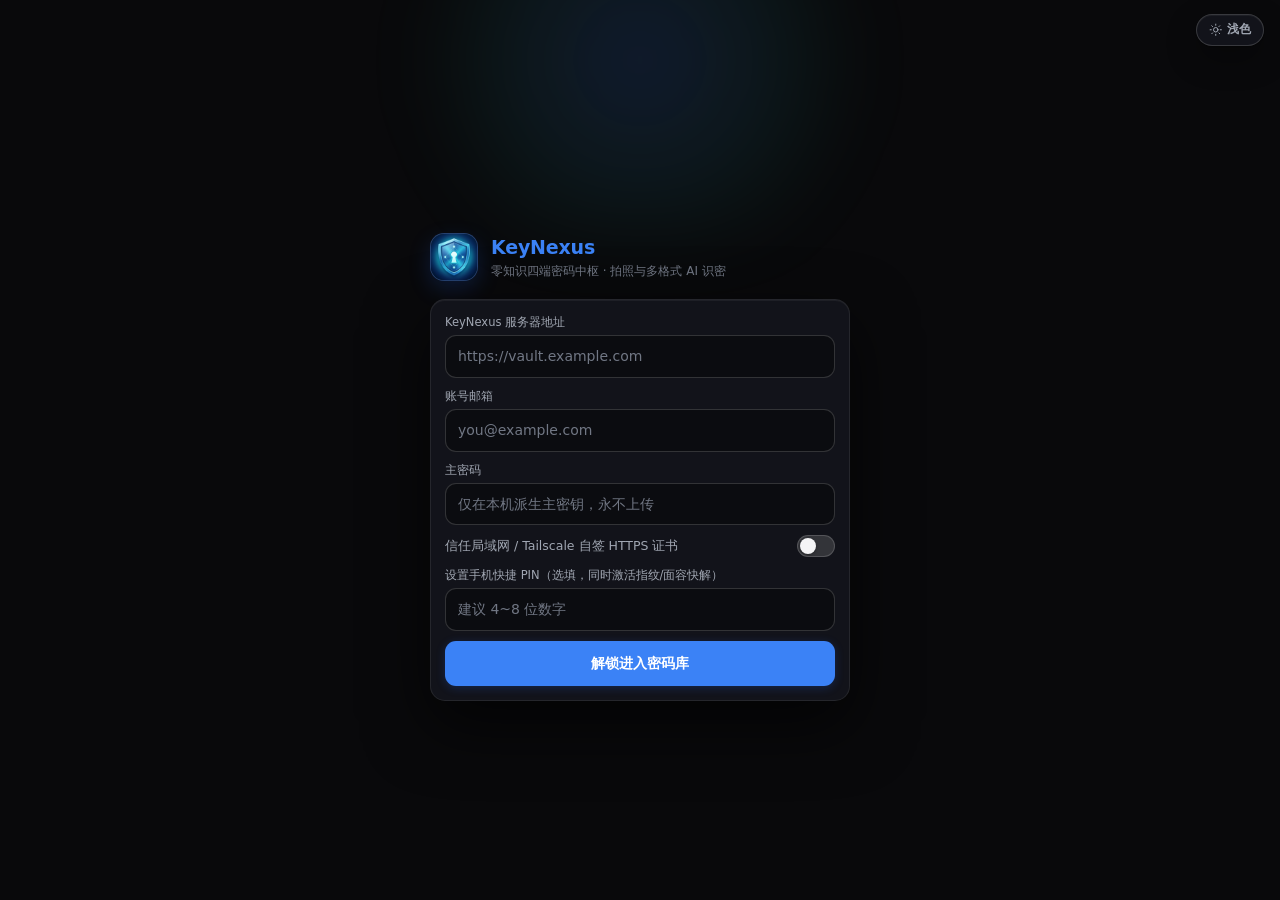
<file: clients/mobile/app/src/main/assets/www/index.html>
<!doctype html>
<html lang="zh-CN" data-theme="dark">
  <head>
    <meta charset="utf-8" />
    <meta name="viewport" content="width=device-width, initial-scale=1, maximum-scale=1, user-scalable=no, viewport-fit=cover" />
    <title>KeyNexus</title>
    <link rel="stylesheet" href="mobile.css" />
  </head>
  <body>
    <!-- ==================== 1. 手机解锁屏（指纹/面容 + 短 PIN + 主密码） ==================== -->
    <section id="m-auth" class="m-auth">
      <div class="m-ambient"></div>
      <button type="button" class="m-theme-float-btn" id="btn-m-auth-theme" title="切换深浅主题" aria-label="切换深浅主题">
        <svg class="ic sm" viewBox="0 0 24 24" aria-hidden="true">
          <circle cx="12" cy="12" r="4" />
          <path d="M12 2v2M12 20v2M4.93 4.93l1.41 1.41M17.66 17.66l1.41 1.41M2 12h2M20 12h2M6.34 17.66l-1.41 1.41M19.07 4.93l-1.41 1.41" />
        </svg>
        <span id="m-auth-theme-label">浅色</span>
      </button>

      <div class="m-auth-box">
        <div class="m-logo-row">
          <div class="m-brand-mark">
            <img src="brand-icon.png" alt="KeyNexus" class="m-brand-img" />
          </div>
          <div>
            <h1><span class="m-brand-en-lg">KeyNexus</span></h1>
            <p>零知识四端密码中枢 · 拍照与多格式 AI 识密</p>
          </div>
        </div>

        <!-- 快捷解锁（指纹 / PIN） -->
        <form id="m-quick-form" class="m-card m-elevated" hidden autocomplete="off">
          <div id="m-quick-account" class="m-pill-info"></div>
          <button type="button" class="m-btn bio-btn" id="btn-m-bio" hidden>
            <svg class="ic" viewBox="0 0 24 24" aria-hidden="true">
              <path d="M12 10a2 2 0 0 0-2 2c0 1.02-.1 2.51-.26 4" />
              <path d="M14 13.12c0 2.38 0 6.38-1 8.88" />
              <path d="M17.29 21.02c.12-.6.43-2.3.5-3.02" />
              <path d="M2 12a10 10 0 0 1 18-6" />
              <path d="M2 16h.01" />
              <path d="M21.8 16c.2-2 .131-5.354 0-6" />
              <path d="M5 19.5C5.5 18 6 15 6 12a6 6 0 0 1 .34-2" />
              <path d="M8.65 22c.21-.66.45-1.32.57-2" />
              <path d="M9 6.8a6 6 0 0 1 9 5.2v2" />
            </svg>
            <span>指纹 / 面容一键秒开</span>
          </button>
          <label class="m-field" style="margin-top: 12px">
            <span>输入本机快捷 PIN</span>
            <input id="m-pin-in" type="password" inputmode="numeric" placeholder="••••" class="m-pin-big" maxlength="16" />
          </label>
          <button type="submit" class="m-btn primary">立即解锁</button>
          <button type="button" class="m-btn link" id="btn-m-use-master">切换主密码重新登录</button>
          <p id="m-quick-err" class="m-err" hidden></p>
        </form>

        <!-- 主密码登录 -->
        <form id="m-master-form" class="m-card m-elevated" autocomplete="off">
          <label class="m-field">
            <span>KeyNexus 服务器地址</span>
            <input id="m-server" type="url" placeholder="https://vault.example.com" spellcheck="false" required />
          </label>
          <label class="m-field">
            <span>账号邮箱</span>
            <input id="m-email" type="email" placeholder="you@example.com" spellcheck="false" required />
          </label>
          <label class="m-field">
            <span>主密码</span>
            <input id="m-password" type="password" placeholder="仅在本机派生主密钥，永不上传" required />
          </label>
          <label class="m-check">
            <input id="m-insecure" type="checkbox" />
            <span>信任局域网 / Tailscale 自签 HTTPS 证书</span>
          </label>

          <div id="m-2fa-box" class="m-subcard" hidden>
            <label class="m-field">
              <span>两步验证方式</span>
              <select id="m-2fa-provider"></select>
            </label>
            <label class="m-field">
              <span>验证码</span>
              <input id="m-2fa-code" type="text" inputmode="numeric" placeholder="6 位动态码或恢复码" />
            </label>
          </div>

          <label class="m-field">
            <span>设置手机快捷 PIN（选填，同时激活指纹/面容快解）</span>
            <input id="m-setup-pin" type="password" inputmode="numeric" placeholder="建议 4~8 位数字" maxlength="16" />
          </label>

          <button type="submit" class="m-btn primary" id="btn-m-login">解锁进入密码库</button>
          <p id="m-master-err" class="m-err" hidden></p>
        </form>
      </div>
    </section>

    <!-- ==================== 2. 手机主应用壳 ==================== -->
    <section id="m-app" class="m-app" hidden>
      <header class="m-topbar">
        <div class="m-top-left">
          <div class="m-brand-mark sm">
            <img src="brand-icon.png" alt="KeyNexus" class="m-brand-img" />
          </div>
          <div class="m-top-titles">
            <div class="m-top-brand-line">
              <b class="m-brand-cn">KeyNexus</b>
              <span class="m-dot-sep">·</span>
              <span id="m-top-title" class="m-page-name">密码库</span>
            </div>
            <small id="m-top-sub" class="m-top-sub">端到端加密已连接</small>
          </div>
        </div>
        <div class="m-top-btns">
          <button type="button" class="m-icon-btn" id="btn-m-theme" title="切换深浅主题" aria-label="切换深浅主题">
            <svg class="ic md" viewBox="0 0 24 24" aria-hidden="true">
              <circle cx="12" cy="12" r="4" />
              <path d="M12 2v2M12 20v2M4.93 4.93l1.41 1.41M17.66 17.66l1.41 1.41M2 12h2M20 12h2M6.34 17.66l-1.41 1.41M19.07 4.93l-1.41 1.41" />
            </svg>
          </button>
          <button type="button" class="m-icon-btn" id="btn-m-sync" title="立即同步" aria-label="立即同步">
            <svg class="ic md" viewBox="0 0 24 24" aria-hidden="true">
              <polyline points="23 4 23 10 17 10" />
              <polyline points="1 20 1 14 7 14" />
              <path d="M3.51 9a9 9 0 0 1 14.85-3.36L23 10M1 14l4.64 4.36A9 9 0 0 0 20.49 15" />
            </svg>
          </button>
          <button type="button" class="m-icon-btn lock-btn" id="btn-m-lock" title="锁定密码库" aria-label="锁定密码库">
            <svg class="ic md" viewBox="0 0 24 24" aria-hidden="true">
              <rect x="4" y="11" width="16" height="10" rx="2.5" />
              <path d="M8 11V7a4 4 0 0 1 8 0v4" />
              <circle cx="12" cy="16" r="1.2" fill="currentColor" stroke="none" />
            </svg>
          </button>
        </div>
      </header>

      <main class="m-main">
        <!-- Tab 1：密码库（四态 Bento 速览 + 单手一键复制列表） -->
        <section id="tab-vault" class="m-page">
          <div class="m-bento-strip">
            <button type="button" class="m-bento-item" data-bento="universal">
              <span class="st-dot uni">
                <svg class="ic sm" viewBox="0 0 24 24" aria-hidden="true">
                  <circle cx="12" cy="12" r="10" />
                  <line x1="2" y1="12" x2="22" y2="12" />
                  <path d="M12 2a15.3 15.3 0 0 1 4 10 15.3 15.3 0 0 1-4 10 15.3 15.3 0 0 1-4-10 15.3 15.3 0 0 1 4-10z" />
                </svg>
                <span>通用</span>
              </span>
              <strong id="mc-uni">0</strong>
            </button>
            <button type="button" class="m-bento-item" data-bento="mobile">
              <span class="st-dot mob">
                <svg class="ic sm" viewBox="0 0 24 24" aria-hidden="true">
                  <rect x="5" y="2" width="14" height="20" rx="2" />
                  <line x1="12" y1="18" x2="12.01" y2="18" />
                </svg>
                <span>手机</span>
              </span>
              <strong id="mc-mob">0</strong>
            </button>
            <button type="button" class="m-bento-item" data-bento="desktop">
              <span class="st-dot desk">
                <svg class="ic sm" viewBox="0 0 24 24" aria-hidden="true">
                  <rect x="2" y="3" width="20" height="14" rx="2" />
                  <line x1="8" y1="21" x2="16" y2="21" />
                  <line x1="12" y1="17" x2="12" y2="21" />
                </svg>
                <span>电脑</span>
              </span>
              <strong id="mc-desk">0</strong>
            </button>
            <button type="button" class="m-bento-item" data-bento="web">
              <span class="st-dot web">
                <svg class="ic sm" viewBox="0 0 24 24" aria-hidden="true">
                  <rect x="3" y="4" width="18" height="16" rx="2" />
                  <line x1="3" y1="9" x2="21" y2="9" />
                  <circle cx="7" cy="6.5" r=".5" />
                  <circle cx="10" cy="6.5" r=".5" />
                </svg>
                <span>网页</span>
              </span>
              <strong id="mc-web">0</strong>
            </button>
          </div>

          <div class="m-search-wrap">
            <svg class="m-search-ic ic sm" viewBox="0 0 24 24" aria-hidden="true">
              <circle cx="11" cy="11" r="8" />
              <line x1="21" y1="21" x2="16.65" y2="16.65" />
            </svg>
            <input id="m-search" type="search" class="m-search" placeholder="搜索名称、账号、域名、App 包名…" spellcheck="false" />
          </div>

          <div class="m-chips" id="m-scope-chips">
            <button type="button" class="chip active" data-scope="fit">
              <svg class="ic sm" viewBox="0 0 24 24" aria-hidden="true">
                <rect x="5" y="2" width="14" height="20" rx="2" />
                <line x1="12" y1="18" x2="12.01" y2="18" />
              </svg>
              <span>本机适用</span>
            </button>
            <button type="button" class="chip" data-scope="universal">
              <svg class="ic sm" viewBox="0 0 24 24" aria-hidden="true">
                <circle cx="12" cy="12" r="10" />
                <line x1="2" y1="12" x2="22" y2="12" />
                <path d="M12 2a15.3 15.3 0 0 1 4 10 15.3 15.3 0 0 1-4 10 15.3 15.3 0 0 1-4-10 15.3 15.3 0 0 1 4-10z" />
              </svg>
              <span>三端通用</span>
            </button>
            <button type="button" class="chip" data-scope="mobile">
              <svg class="ic sm" viewBox="0 0 24 24" aria-hidden="true">
                <rect x="5" y="2" width="14" height="20" rx="2" />
                <line x1="12" y1="18" x2="12.01" y2="18" />
              </svg>
              <span>手机专属</span>
            </button>
            <button type="button" class="chip" data-scope="desktop">
              <svg class="ic sm" viewBox="0 0 24 24" aria-hidden="true">
                <rect x="2" y="3" width="20" height="14" rx="2" />
                <line x1="8" y1="21" x2="16" y2="21" />
                <line x1="12" y1="17" x2="12" y2="21" />
              </svg>
              <span>电脑端</span>
            </button>
            <button type="button" class="chip" data-scope="web">
              <svg class="ic sm" viewBox="0 0 24 24" aria-hidden="true">
                <rect x="3" y="4" width="18" height="16" rx="2" />
                <line x1="3" y1="9" x2="21" y2="9" />
                <circle cx="7" cy="6.5" r=".5" />
                <circle cx="10" cy="6.5" r=".5" />
              </svg>
              <span>网页端</span>
            </button>
            <button type="button" class="chip" data-scope="fav">
              <svg class="ic sm" viewBox="0 0 24 24" aria-hidden="true">
                <polygon points="12 2 15.09 8.26 22 9.27 17 14.14 18.18 21.02 12 17.77 5.82 21.02 7 14.14 2 9.27 8.91 8.26 12 2" />
              </svg>
              <span>收藏</span>
            </button>
            <button type="button" class="chip" data-scope="all">
              <svg class="ic sm" viewBox="0 0 24 24" aria-hidden="true">
                <polygon points="12 2 2 7 12 12 22 7 12 2" />
                <polyline points="2 17 12 22 22 17" />
                <polyline points="2 12 12 17 22 12" />
              </svg>
              <span>全部</span>
            </button>
          </div>

          <ul id="m-list" class="m-list"></ul>

          <div id="m-empty" class="m-empty-box" hidden>
            <div class="m-empty-ic">
              <svg class="ic xl" viewBox="0 0 24 24" aria-hidden="true">
                <rect x="3" y="11" width="18" height="11" rx="2" ry="2" />
                <path d="M7 11V7a5 5 0 0 1 10 0v4" />
              </svg>
            </div>
            <p>当前筛选下暂无密码记录</p>
            <div class="m-grid-2" style="max-width: 260px; margin: 10px auto 0">
              <button type="button" class="m-btn ghost small" id="btn-m-empty-add">
                <svg class="ic sm" viewBox="0 0 24 24" aria-hidden="true">
                  <line x1="12" y1="5" x2="12" y2="19" />
                  <line x1="5" y1="12" x2="19" y2="12" />
                </svg>
                <span>记一笔</span>
              </button>
              <button type="button" class="m-btn ghost small" id="btn-m-empty-ai">
                <svg class="ic sm" viewBox="0 0 24 24" aria-hidden="true">
                  <path d="M12 3l1.9 4.6L18.5 9.5l-4.6 1.9L12 16l-1.9-4.6L5.5 9.5l4.6-1.9z" />
                  <path d="M19 15l.9 2.1L22 18l-2.1.9L19 21l-.9-2.1L16 18l2.1-.9z" />
                </svg>
                <span>拍照导密</span>
              </button>
            </div>
          </div>
        </section>

        <!-- Tab 1.5：独立 Authenticator 竖栏（实时动态码 + 一键复制 + otpauth 自动解析添加） -->
        <section id="tab-auth" class="m-page" hidden>
          <div class="m-auth-toolbar">
            <div class="m-search-wrap" style="flex: 1; margin-bottom: 0">
              <svg class="m-search-ic ic sm" viewBox="0 0 24 24" aria-hidden="true">
                <circle cx="11" cy="11" r="8" />
                <line x1="21" y1="21" x2="16.65" y2="16.65" />
              </svg>
              <input id="ma-search" type="search" class="m-search" placeholder="搜索验证器服务名、账号…" spellcheck="false" />
            </div>
            <button type="button" class="m-btn primary small m-auth-add-btn" id="btn-ma-toggle-add">
              <svg class="ic sm" viewBox="0 0 24 24" aria-hidden="true">
                <line x1="12" y1="5" x2="12" y2="19" />
                <line x1="5" y1="12" x2="19" y2="12" />
              </svg>
              <span>添加</span>
            </button>
          </div>

          <form id="ma-add-card" class="m-card m-auth-add-card" hidden autocomplete="off">
            <div class="m-row-between" style="margin-bottom: 10px">
              <strong style="font-size: 14.5px">新增 Authenticator 验证器</strong>
              <button type="button" class="m-btn ghost small" id="btn-ma-cancel-add">收起</button>
            </div>
            <button type="button" class="m-btn ghost small" id="btn-ma-scan-qr" style="width: 100%; margin-bottom: 10px">
              <svg class="ic sm" viewBox="0 0 24 24" aria-hidden="true">
                <path d="M23 19a2 2 0 0 1-2 2H3a2 2 0 0 1-2-2V8a2 2 0 0 1 2-2h4l2-3h6l2 3h4a2 2 0 0 1 2 2z" />
                <circle cx="12" cy="13" r="4" />
              </svg>
              <span>扫描 / 从相册识别二维码 (otpauth://)</span>
            </button>
            <input id="ma-qr-input" type="file" accept="image/*" capture="environment" hidden />
            <label class="m-field">
              <span>Authenticator 密钥或 otpauth:// *</span>
              <input id="ma-secret" type="text" placeholder="粘贴 Base32 密钥或 otpauth://totp/..." spellcheck="false" required />
            </label>
            <label class="m-field">
              <span>服务名称 *</span>
              <input id="ma-name" type="text" placeholder="如：GitHub / Google / 微信" required />
            </label>
            <label class="m-field">
              <span>账号 / 备注（选填）</span>
              <input id="ma-user" type="text" placeholder="邮箱、手机号或用户名" spellcheck="false" />
            </label>
            <p id="ma-add-err" class="m-err" hidden></p>
            <button type="submit" class="m-btn primary" id="btn-ma-save">
              <svg class="ic sm" viewBox="0 0 24 24" aria-hidden="true">
                <rect x="3" y="11" width="18" height="11" rx="2" ry="2" />
                <path d="M7 11V7a5 5 0 0 1 10 0v4" />
              </svg>
              <span>加密保存验证器</span>
            </button>
          </form>

          <ul id="ma-list" class="m-auth-list"></ul>

          <div id="ma-empty" class="m-empty-box" hidden>
            <div class="m-empty-ic">
              <svg class="ic xl" viewBox="0 0 24 24" aria-hidden="true">
                <circle cx="12" cy="13" r="8" />
                <path d="M12 9v4l2 2" />
                <path d="M9 2h6" />
              </svg>
            </div>
            <p>暂无 Authenticator 验证器</p>
            <p class="m-muted" style="margin: 4px 0 12px">可点击右下角扫码或右上角添加，也可在密码条目中填写密钥</p>
            <button type="button" class="m-btn ghost small" id="btn-ma-empty-add">
              <svg class="ic sm" viewBox="0 0 24 24" aria-hidden="true">
                <line x1="12" y1="5" x2="12" y2="19" />
                <line x1="5" y1="12" x2="19" y2="12" />
              </svg>
              <span>添加验证器</span>
            </button>
          </div>

          <div class="m-auth-foot-note">
            <b>这是什么？</b>
            <p>当网站或 App 要求提供验证器代码时，轻点上方任意卡片即可一键复制 6 位动态码完成两步验证。</p>
          </div>

          <button type="button" class="m-auth-fab" id="btn-ma-fab" title="添加或扫描验证器" aria-label="添加或扫描验证器">
            <svg class="ic lg" viewBox="0 0 24 24" aria-hidden="true">
              <rect x="3" y="3" width="7" height="7" rx="1.2" />
              <rect x="14" y="3" width="7" height="7" rx="1.2" />
              <rect x="3" y="14" width="7" height="7" rx="1.2" />
              <path d="M14 14h3v3h-3zM20 14v3M14 20h3M20 20h1" />
            </svg>
          </button>
        </section>

        <!-- 条目详情页（品牌色圆角头像 + 彩色明文密码 + 动态码进度环） -->
        <section id="tab-detail" class="m-page" hidden>
          <div class="m-row-between" style="margin-bottom: 10px">
            <button type="button" class="m-btn ghost small" id="btn-md-back">
              <svg class="ic sm" viewBox="0 0 24 24" aria-hidden="true">
                <line x1="19" y1="12" x2="5" y2="12" />
                <polyline points="12 19 5 12 12 5" />
              </svg>
              <span>返回列表</span>
            </button>
            <div style="display: flex; gap: 8px">
              <button type="button" class="m-btn ghost small" id="btn-md-edit">
                <svg class="ic sm" viewBox="0 0 24 24" aria-hidden="true">
                  <path d="M12 20h9" />
                  <path d="M16.5 3.5a2.121 2.121 0 0 1 3 3L7 19l-4 1 1-4L16.5 3.5z" />
                </svg>
                <span>编辑</span>
              </button>
              <button type="button" class="m-btn ghost small danger" id="btn-md-del">删除</button>
            </div>
          </div>

          <div class="m-card m-hero-card">
            <div class="m-avatar lg" id="md-avatar">PW</div>
            <div class="m-hero-meta">
              <div class="m-hero-title-row">
                <h2 id="md-name"></h2>
                <button type="button" class="m-fav-btn" id="btn-md-fav" title="收藏" aria-label="收藏">
                  <svg class="ic" viewBox="0 0 24 24" aria-hidden="true">
                    <polygon points="12 2 15.09 8.26 22 9.27 17 14.14 18.18 21.02 12 17.77 5.82 21.02 7 14.14 2 9.27 8.91 8.26 12 2" />
                  </svg>
                </button>
              </div>
              <div id="md-badges" class="m-badges"></div>
            </div>
          </div>

          <div class="m-card" style="margin-top: 10px; padding: 6px 14px">
            <div class="m-kv">
              <div class="m-kv-main">
                <span class="m-kv-lbl">账号 / 用户名</span>
                <code id="md-user" class="m-kv-val"></code>
              </div>
              <button type="button" class="m-btn ghost small" data-mcopy="username">复制</button>
            </div>

            <div class="m-kv">
              <div class="m-kv-main">
                <div class="m-lbl-row">
                  <span class="m-kv-lbl">登录密码</span>
                  <span id="md-strength" class="m-strength-pill" hidden></span>
                </div>
                <div id="md-pwd" class="m-kv-val pwd-masked">••••••••••••</div>
              </div>
              <div style="display: flex; gap: 6px">
                <button type="button" class="m-btn ghost small" id="btn-md-eye">显示</button>
                <button type="button" class="m-btn primary small" data-mcopy="password">复制</button>
              </div>
            </div>

            <div class="m-kv" id="md-totp-row" hidden>
              <div class="m-kv-main">
                <span class="m-kv-lbl">Authenticator 动态码</span>
                <div class="m-totp-line">
                  <code id="md-totp" class="totp"></code>
                  <span class="m-totp-ring-box">
                    <svg class="m-totp-svg" viewBox="0 0 24 24" width="18" height="18">
                      <circle class="r-bg" cx="12" cy="12" r="9" />
                      <circle class="r-fg" id="md-totp-circle" cx="12" cy="12" r="9" stroke-dasharray="56.55" stroke-dashoffset="0" />
                    </svg>
                    <em id="md-totp-left"></em>
                  </span>
                </div>
              </div>
              <button type="button" class="m-btn ghost small" data-mcopy="totp">复制</button>
            </div>
          </div>

          <div class="m-card" id="md-uris-row" hidden style="margin-top: 10px">
            <div class="m-sec-title">关联终端与自动填充规则</div>
            <div id="md-uris" class="m-uri-list"></div>
          </div>

          <div class="m-card" id="md-notes-row" hidden style="margin-top: 10px">
            <div class="m-sec-title">安全备注</div>
            <div id="md-notes" class="m-notes-txt"></div>
          </div>
        </section>

        <!-- Tab 2：拍照 & 多格式文件 AI 识密上传 -->
        <section id="tab-ai" class="m-page" hidden>
          <div class="m-stepper">
            <span class="ms-step active"><b>1</b> 拍照/选文件</span>
            <i>→</i>
            <span class="ms-step"><b>2</b> AI 归一解析</span>
            <i>→</i>
            <span class="ms-step"><b>3</b> 核对上云</span>
          </div>

          <div class="m-card">
            <div class="m-row-between" style="margin-bottom: 6px">
              <span style="font-size: 12px; color: var(--muted)">本机直连 AI 模型源（不经过服务器）</span>
              <button type="button" class="m-link-inline" id="btn-m-jump-prov">
                <svg class="ic sm" viewBox="0 0 24 24" aria-hidden="true">
                  <circle cx="12" cy="12" r="3" />
                  <path d="M19.4 15a1.65 1.65 0 0 0 .33 1.82l.06.06a2 2 0 1 1-2.83 2.83l-.06-.06a1.65 1.65 0 0 0-1.82-.33 1.65 1.65 0 0 0-1 1.51V21a2 2 0 1 1-4 0v-.09A1.65 1.65 0 0 0 9 19.4a1.65 1.65 0 0 0-1.82.33l-.06.06a2 2 0 1 1-2.83-2.83l.06-.06a1.65 1.65 0 0 0 .33-1.82 1.65 1.65 0 0 0-1.51-1H3a2 2 0 1 1 0-4h.09A1.65 1.65 0 0 0 4.6 9a1.65 1.65 0 0 0-.33-1.82l-.06-.06a2 2 0 1 1 2.83-2.83l.06.06a1.65 1.65 0 0 0 1.82.33H9a1.65 1.65 0 0 0 1-1.51V3a2 2 0 1 1 4 0v.09a1.65 1.65 0 0 0 1 1.51 1.65 1.65 0 0 0 1.82-.33l.06-.06a2 2 0 1 1 2.83 2.83l-.06.06a1.65 1.65 0 0 0-.33 1.82V9a1.65 1.65 0 0 0 1.51 1H21a2 2 0 1 1 0 4h-.09a1.65 1.65 0 0 0-1.51 1z" />
                </svg>
                <span>切换/自定义模型</span>
              </button>
            </div>
            <select id="m-ai-provider"></select>

            <label class="m-check" style="margin-top: 10px">
              <input id="m-force-ai" type="checkbox" />
              <span>标准表格也强制调 AI 深度推断四态端口</span>
            </label>

            <div class="m-action-tiles">
              <button type="button" class="m-action-tile cam" id="btn-m-camera">
                <span class="tile-ic">
                  <svg class="ic md" viewBox="0 0 24 24" aria-hidden="true">
                    <path d="M23 19a2 2 0 0 1-2 2H3a2 2 0 0 1-2-2V8a2 2 0 0 1 2-2h4l2-3h6l2 3h4a2 2 0 0 1 2 2z" />
                    <circle cx="12" cy="13" r="4" />
                  </svg>
                </span>
                <b>拍照识密码</b>
                <small>手写本 · 电脑屏幕 · 路由器铭牌</small>
              </button>
              <button type="button" class="m-action-tile doc" id="btn-m-file">
                <span class="tile-ic">
                  <svg class="ic md" viewBox="0 0 24 24" aria-hidden="true">
                    <path d="M22 19a2 2 0 0 1-2 2H4a2 2 0 0 1-2-2V5a2 2 0 0 1 2-2h5l2 3h9a2 2 0 0 1 2 2z" />
                  </svg>
                </span>
                <b>选文档/表格/截图</b>
                <small>.xlsx · .docx · .pdf · .csv · 相册图</small>
              </button>
            </div>

            <input id="m-camera-input" type="file" accept="image/*" capture="environment" hidden />
            <input id="m-file-input" type="file" accept=".csv,.tsv,.xlsx,.docx,.pdf,.txt,.md,.json,image/*" hidden />

            <details class="m-paste-details">
              <summary>
                <svg class="ic sm" viewBox="0 0 24 24" aria-hidden="true">
                  <path d="M14 2H6a2 2 0 0 0-2 2v16a2 2 0 0 0 2 2h12a2 2 0 0 0 2-2V8z" />
                  <polyline points="14 2 14 8 20 8" />
                  <line x1="16" y1="13" x2="8" y2="13" />
                  <line x1="16" y1="17" x2="8" y2="17" />
                </svg>
                <span>或直接粘贴一段杂乱文字记录让 AI 提取</span>
              </summary>
              <textarea id="m-raw-text" rows="3" placeholder="如：飞书 zhangsan@x.com 密码 Abc#123 三端通用" style="margin-top: 8px"></textarea>
              <button type="button" class="m-btn ghost" id="btn-m-parse-text" style="margin-top: 8px">开始提取上方文字</button>
            </details>
          </div>

          <p id="m-ai-status" class="m-pill-info" style="margin-top: 10px" hidden></p>
          <p id="m-ai-err" class="m-err" hidden></p>

          <div id="m-preview-box" hidden>
            <div class="m-row-between" style="margin: 14px 0 8px">
              <b id="m-preview-title">识别结果核对</b>
              <select id="m-batch-scope" style="width: auto; padding: 5px 9px; font-size: 12px">
                <option value="">批量设适用端…</option>
                <option value="universal">三端通用</option>
                <option value="mobile">手机端</option>
                <option value="desktop">电脑端</option>
                <option value="web">网页端</option>
              </select>
            </div>
            <div id="m-preview-cards"></div>
            <button type="button" class="m-btn primary" id="btn-m-commit-import" style="margin-top: 10px">
              <svg class="ic sm" viewBox="0 0 24 24" aria-hidden="true">
                <rect x="3" y="11" width="18" height="11" rx="2" ry="2" />
                <path d="M7 11V7a5 5 0 0 1 10 0v4" />
              </svg>
              <span>本地零知识加密并批量上传</span>
            </button>
          </div>
        </section>

        <!-- Tab 3：手动提交 / 编辑密码（含已安装手机 App 选择器） -->
        <section id="tab-edit" class="m-page" hidden>
          <form id="m-edit-form" class="m-card" autocomplete="off">
            <h3 id="me-title" style="margin: 0 0 12px; font-size: 16px">提交新密码</h3>
            <label class="m-field">
              <span>名称 *</span>
              <input id="me-name" type="text" placeholder="如：微信 / 招商银行 / GitHub" required />
            </label>
            <label class="m-field">
              <span>适用端口范围（服务端四态分类）</span>
              <select id="me-scope">
                <option value="universal">三端统一通用账户（手机+电脑+网页互通）</option>
                <option value="mobile">仅手机客户端密码</option>
                <option value="desktop">仅电脑客户端密码</option>
                <option value="web">仅网页端密码</option>
              </select>
            </label>
            <label class="m-field">
              <span>账号 / 用户名</span>
              <input id="me-user" type="text" placeholder="手机号、邮箱或用户名" spellcheck="false" />
            </label>
            <div class="m-field">
              <div class="m-lbl-row" style="margin-bottom: 4px">
                <span style="font-size: 12px; color: var(--text-secondary)">密码（纯验证器可留空）</span>
                <span id="me-pwd-strength" class="m-strength-pill" hidden></span>
              </div>
              <div style="display: flex; gap: 6px">
                <input id="me-pwd" type="password" placeholder="输入或点右侧随机生成" style="flex: 1" />
                <button type="button" class="m-btn ghost small" id="btn-me-eye">显示</button>
                <button type="button" class="m-btn ghost small" id="btn-me-gen" title="生成高强度密码">
                  <svg class="ic sm" viewBox="0 0 24 24" aria-hidden="true">
                    <path d="M12 3l1.9 4.6L18.5 9.5l-4.6 1.9L12 16l-1.9-4.6L5.5 9.5l4.6-1.9z" />
                    <path d="M19 15l.9 2.1L22 18l-2.1.9L19 21l-.9-2.1L16 18l2.1-.9z" />
                  </svg>
                  <span>生成</span>
                </button>
              </div>
            </div>

            <div class="m-subcard">
              <div class="m-row-between" style="margin-bottom: 6px">
                <span class="m-subcard-title">
                  <svg class="ic sm" viewBox="0 0 24 24" aria-hidden="true">
                    <rect x="5" y="2" width="14" height="20" rx="2" />
                    <line x1="12" y1="18" x2="12.01" y2="18" />
                  </svg>
                  <span>绑定本机已安装 App（打开自动提示填充）</span>
                </span>
                <button type="button" class="m-btn ghost small" id="btn-me-load-apps">读取应用</button>
              </div>
              <div style="display: flex; gap: 6px">
                <select id="me-app-picker" style="flex: 1">
                  <option value="">-- 点选手机应用自动填入包名 --</option>
                </select>
                <button type="button" class="m-btn ghost small" id="btn-me-bind-app">
                  <svg class="ic sm" viewBox="0 0 24 24" aria-hidden="true">
                    <line x1="12" y1="5" x2="12" y2="19" />
                    <line x1="5" y1="12" x2="19" y2="12" />
                  </svg>
                  <span>绑定</span>
                </button>
              </div>
            </div>

            <label class="m-field">
              <span>关联规则（每行一条：网址 / androidapp://包名 / app://进程.exe）</span>
              <textarea id="me-uris" rows="2" placeholder="androidapp://com.tencent.mm&#10;https://wx.qq.com" spellcheck="false"></textarea>
            </label>
            <label class="m-field">
              <span>Authenticator 密钥（选填）</span>
              <input id="me-totp" type="text" placeholder="Base32 或 otpauth://" spellcheck="false" />
            </label>
            <label class="m-check">
              <input id="me-fav" type="checkbox" />
              <span>设为星标收藏</span>
            </label>
            <label class="m-field">
              <span>备注（选填）</span>
              <textarea id="me-notes" rows="2" placeholder="安全问题、附加说明…"></textarea>
            </label>

            <button type="submit" class="m-btn primary" id="btn-me-save">加密保存到服务器</button>
          </form>
        </section>

        <!-- Tab 4：版本更新、系统自动填充、外观主题与自定义 AI 模型提供商管理 -->
        <section id="tab-settings" class="m-page" hidden>
          <div class="m-card" style="margin-bottom: 12px">
            <div class="m-row-between" style="margin-bottom: 6px">
              <h3 class="m-head-lbl" style="margin: 0; font-size: 15px">
                <svg class="ic" viewBox="0 0 24 24" aria-hidden="true">
                  <polyline points="23 4 23 10 17 10" />
                  <polyline points="1 20 1 14 7 14" />
                  <path d="M3.51 9a9 9 0 0 1 14.85-3.36L23 10M1 14l4.64 4.36A9 9 0 0 0 20.49 15" />
                </svg>
                <span>版本检查与一键更新</span>
              </h3>
              <span id="mu-cur-ver" class="m-ver-pill">v2.2.0</span>
            </div>
            <p class="m-muted" style="margin: 0 0 10px">支持直接填 GitHub 仓库（如 <code>user/repo</code>）或留空使用当前服务器 <code>/client-releases/latest.json</code>。</p>
            <label class="m-field">
              <span>更新源（GitHub 仓库 user/repo 或清单 URL，选填）</span>
              <div style="display: flex; gap: 6px">
                <input id="mu-manifest-url" type="text" placeholder="user/repo 或留空跟随服务器" spellcheck="false" style="flex: 1" />
                <button type="button" class="m-btn ghost small" id="btn-mu-check">检查更新</button>
              </div>
            </label>
            <p id="mu-info" class="m-pill-info" style="margin: 8px 0 0" hidden></p>
            <div id="mu-progress-wrap" class="m-progress-wrap" hidden>
              <div id="mu-progress-bar" class="m-progress-bar" style="width: 0%"></div>
            </div>
            <button type="button" class="m-btn primary" id="btn-mu-install" style="margin-top: 10px" hidden>
              <svg class="ic sm" viewBox="0 0 24 24" aria-hidden="true">
                <path d="M21 15v4a2 2 0 0 1-2 2H5a2 2 0 0 1-2-2v-4" />
                <polyline points="7 10 12 15 17 10" />
                <line x1="12" y1="15" x2="12" y2="3" />
              </svg>
              <span>一键下载并安装更新</span>
            </button>
          </div>

          <div class="m-card" style="margin-bottom: 12px">
            <h3 class="m-head-lbl" style="margin: 0 0 6px; font-size: 15px">
              <svg class="ic" viewBox="0 0 24 24" aria-hidden="true">
                <rect x="5" y="2" width="14" height="20" rx="2" />
                <line x1="12" y1="18" x2="12.01" y2="18" />
              </svg>
              <span>Android 系统级密码自动填充</span>
            </h3>
            <p class="m-muted" style="margin: 0 0 10px">开启后，打开手机 App 或浏览器登录框时会自动弹出「KeyNexus」候选条，登录新账号也能自动捕获保存。</p>
            <button type="button" class="m-btn primary" id="btn-m-autofill-sys">前往系统设置启用 KeyNexus 自动填充</button>
          </div>

          <div class="m-card" style="margin-bottom: 12px">
            <h3 class="m-head-lbl" style="margin: 0 0 6px; font-size: 15px">
              <svg class="ic" viewBox="0 0 24 24" aria-hidden="true">
                <circle cx="12" cy="12" r="4" />
                <path d="M12 2v2M12 20v2M4.93 4.93l1.41 1.41M17.66 17.66l1.41 1.41M2 12h2M20 12h2M6.34 17.66l-1.41 1.41M19.07 4.93l-1.41 1.41" />
              </svg>
              <span>外观主题</span>
            </h3>
            <label class="m-field" style="margin-bottom: 0">
              <span>界面配色方案</span>
              <select id="m-theme">
                <option value="system">跟随系统</option>
                <option value="dark">黑曜石深色</option>
                <option value="light">陶瓷浅色</option>
              </select>
            </label>
          </div>

          <div class="m-card">
            <div class="m-row-between">
              <h3 class="m-head-lbl" style="margin: 0; font-size: 15px">
                <svg class="ic" viewBox="0 0 24 24" aria-hidden="true">
                  <rect x="4" y="4" width="16" height="16" rx="2" />
                  <rect x="9" y="9" width="6" height="6" />
                  <path d="M9 1v3M15 1v3M9 20v3M15 20v3M20 9h3M20 14h3M1 9h3M1 14h3" />
                </svg>
                <span>AI 模型提供商中心</span>
              </h3>
              <button type="button" class="m-btn ghost small" id="btn-mp-custom">
                <svg class="ic sm" viewBox="0 0 24 24" aria-hidden="true">
                  <line x1="12" y1="5" x2="12" y2="19" />
                  <line x1="5" y1="12" x2="19" y2="12" />
                </svg>
                <span>自定义网关</span>
              </button>
            </div>
            <p class="m-muted" style="margin: 4px 0 10px">API Key 经 Android 硬件级 Keystore 加密存储在本机，支持任意自定义接口。</p>

            <label class="m-field">
              <span>切换已保存提供商 / 套用内置模板</span>
              <div style="display: flex; gap: 6px">
                <select id="mp-list" style="flex: 1"></select>
                <select id="mp-preset" style="width: 128px"></select>
              </div>
            </label>

            <form id="mp-form" autocomplete="off">
              <label class="m-field">
                <span>提供商名称 *</span>
                <input id="mp-name" type="text" required />
              </label>
              <label class="m-field">
                <span>接口协议</span>
                <select id="mp-proto">
                  <option value="openai-compatible">OpenAI 兼容（DeepSeek/千问/中转站/Ollama）</option>
                  <option value="gemini">Google Gemini 原生协议</option>
                  <option value="anthropic">Anthropic Claude 原生协议</option>
                </select>
              </label>
              <label class="m-field">
                <span>Base URL *</span>
                <input id="mp-url" type="url" placeholder="https://api.deepseek.com/v1" spellcheck="false" required />
              </label>
              <label class="m-check">
                <input id="mp-exact" type="checkbox" />
                <span>上方地址已是完整精确端点（不自动追加后缀）</span>
              </label>
              <label class="m-field">
                <span>API Key</span>
                <div style="display: flex; gap: 6px; align-items: center">
                  <input id="mp-key" type="password" placeholder="sk-..." spellcheck="false" style="flex: 1" />
                  <button type="button" class="m-btn ghost small" id="btn-mp-detect" style="white-space: nowrap">
                    <svg class="ic sm" viewBox="0 0 24 24" aria-hidden="true">
                      <circle cx="11" cy="11" r="8" />
                      <line x1="21" y1="21" x2="16.65" y2="16.65" />
                    </svg>
                    <span>检测模型</span>
                  </button>
                </div>
              </label>
              <div class="m-grid-2">
                <label class="m-field">
                  <span>文本解析模型 *</span>
                  <input id="mp-text-model" type="text" list="mp-models-datalist" placeholder="deepseek-chat" required />
                </label>
                <label class="m-field">
                  <span>视觉/拍照识图模型</span>
                  <input id="mp-vision-model" type="text" list="mp-models-datalist" placeholder="qwen-vl-max" />
                </label>
              </div>
              <datalist id="mp-models-datalist"></datalist>
              <div id="mp-model-picker-row" class="m-field" hidden>
                <span>已检测到可用模型</span>
                <div style="display: flex; gap: 6px; align-items: center">
                  <select id="mp-model-quick" style="flex: 1"></select>
                  <button type="button" class="m-btn ghost small" id="btn-mp-use-text">文本</button>
                  <button type="button" class="m-btn ghost small" id="btn-mp-use-vision">视觉</button>
                </div>
              </div>
              <label class="m-field">
                <span>自定义请求头 JSON（选填）</span>
                <input id="mp-headers" type="text" placeholder='{"X-Custom":"1"}' spellcheck="false" />
              </label>
              <div class="m-grid-2">
                <button type="submit" class="m-btn primary">保存并启用</button>
                <button type="button" class="m-btn ghost" id="btn-mp-test">
                  <svg class="ic sm" viewBox="0 0 24 24" aria-hidden="true">
                    <polygon points="13 2 3 14 12 14 11 22 21 10 12 10 13 2" />
                  </svg>
                  <span>测试连通</span>
                </button>
              </div>
              <p id="mp-msg" class="m-muted" style="margin-top: 8px"></p>
            </form>
          </div>
        </section>
      </main>

      <!-- 底部五栏导航（全矢量线性图标） -->
      <nav class="m-tabbar">
        <button type="button" class="m-tab active" data-tab="vault">
          <svg class="tb-svg" viewBox="0 0 24 24" width="19" height="19" fill="none" stroke="currentColor" stroke-width="1.75" stroke-linecap="round" stroke-linejoin="round">
            <path d="M12 2.5l8 3.6v6c0 5.1-3.4 9.3-8 10.9-4.6-1.6-8-5.8-8-10.9v-6l8-3.6z" />
            <circle cx="12" cy="11" r="2" />
            <path d="M12 13v3.5" />
          </svg>
          <span>密码库</span>
        </button>
        <button type="button" class="m-tab" data-tab="auth">
          <svg class="tb-svg" viewBox="0 0 24 24" width="19" height="19" fill="none" stroke="currentColor" stroke-width="1.75" stroke-linecap="round" stroke-linejoin="round">
            <circle cx="12" cy="12" r="8.5" />
            <path d="M12 7.5V12l3 2" />
            <path d="M16.5 3.5l2.5 2.5" />
          </svg>
          <span>验证器</span>
        </button>
        <button type="button" class="m-tab" data-tab="ai">
          <svg class="tb-svg" viewBox="0 0 24 24" width="19" height="19" fill="none" stroke="currentColor" stroke-width="1.75" stroke-linecap="round" stroke-linejoin="round">
            <path d="M12 3l2.2 5.3L19.5 10.5l-5.3 2.2L12 18l-2.2-5.3L4.5 10.5l5.3-2.2L12 3z" />
            <path d="M19 16l.9 2.1L22 19l-2.1.9L19 22l-.9-2.1L16 19l2.1-.9L19 16z" />
          </svg>
          <span>AI 识密</span>
        </button>
        <button type="button" class="m-tab" data-tab="edit">
          <svg class="tb-svg" viewBox="0 0 24 24" width="19" height="19" fill="none" stroke="currentColor" stroke-width="1.75" stroke-linecap="round" stroke-linejoin="round">
            <rect x="3.5" y="3.5" width="17" height="17" rx="4.5" />
            <path d="M12 8v8M8 12h8" />
          </svg>
          <span>记密码</span>
        </button>
        <button type="button" class="m-tab" data-tab="settings">
          <span class="m-tab-ic-wrap">
            <svg class="tb-svg" viewBox="0 0 24 24" width="19" height="19" fill="none" stroke="currentColor" stroke-width="1.75" stroke-linecap="round" stroke-linejoin="round">
              <circle cx="12" cy="12" r="3.2" />
              <path d="M19.4 15a1.65 1.65 0 0 0 .33 1.82l.06.06a2 2 0 1 1-2.83 2.83l-.06-.06a1.65 1.65 0 0 0-1.82-.33 1.65 1.65 0 0 0-1 1.51V21a2 2 0 1 1-4 0v-.09a1.65 1.65 0 0 0-1-1.51 1.65 1.65 0 0 0-1.82.33l-.06.06a2 2 0 1 1-2.83-2.83l.06-.06a1.65 1.65 0 0 0 .33-1.82 1.65 1.65 0 0 0-1.51-1H3a2 2 0 1 1 0-4h.09a1.65 1.65 0 0 0 1.51-1 1.65 1.65 0 0 0-.33-1.82l-.06-.06a2 2 0 1 1 2.83-2.83l.06.06a1.65 1.65 0 0 0 1.82.33h.08a1.65 1.65 0 0 0 1-1.51V3a2 2 0 1 1 4 0v.09a1.65 1.65 0 0 0 1 1.51h.08a1.65 1.65 0 0 0 1.82-.33l.06-.06a2 2 0 1 1 2.83 2.83l-.06.06a1.65 1.65 0 0 0-.33 1.82v.08a1.65 1.65 0 0 0 1.51 1H21a2 2 0 1 1 0 4h-.09a1.65 1.65 0 0 0-1.51 1z" />
            </svg>
            <i id="m-tab-settings-dot" class="m-tab-dot" hidden></i>
          </span>
          <span>设置</span>
        </button>
      </nav>
    </section>

    <div id="m-toast" class="m-toast" hidden></div>
    <script src="mobile.js" type="module"></script>
  </body>
</html>
</file>
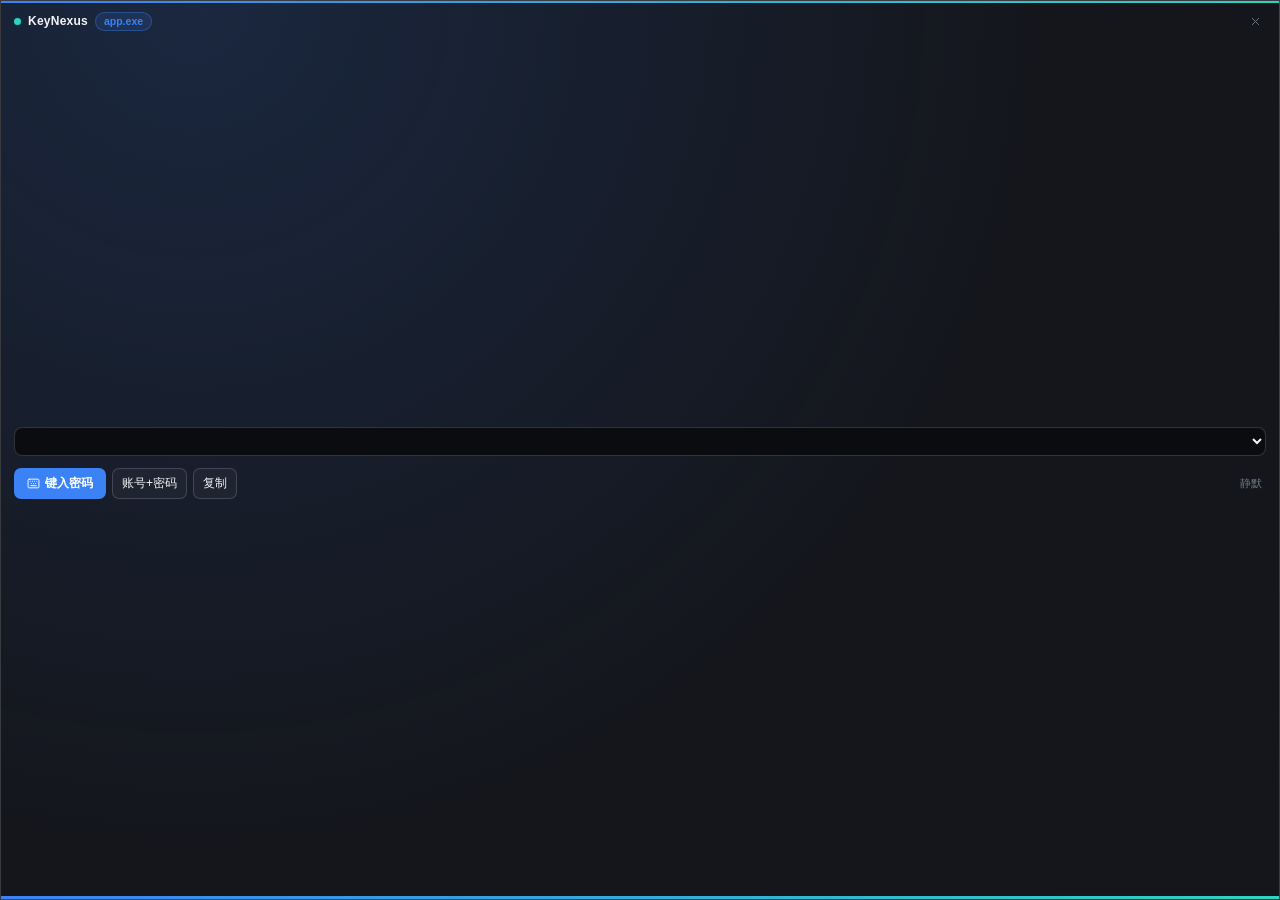
<file: clients/desktop/src/hud.html>
<!doctype html>
<html lang="zh-CN" data-theme="dark">
  <head>
    <meta charset="utf-8" />
    <meta name="viewport" content="width=device-width, initial-scale=1" />
    <title>KeyNexus HUD</title>
    <link rel="stylesheet" href="hud.css" />
  </head>
  <body>
    <div class="hud-card" id="hud-card">
      <div class="hud-accent-line"></div>
      <header class="hud-head">
        <div class="hud-brand">
          <span class="pulse-dot"></span>
          <b>KeyNexus</b>
          <span class="exe-tag" id="hud-exe">app.exe</span>
        </div>
        <button type="button" class="close-btn" id="btn-hud-close" title="关闭" aria-label="关闭">
          <svg class="ic sm" viewBox="0 0 24 24" aria-hidden="true">
            <line x1="18" y1="6" x2="6" y2="18" />
            <line x1="6" y1="6" x2="18" y2="18" />
          </svg>
        </button>
      </header>

      <div id="hud-matched" class="hud-body">
        <div class="account-row">
          <select id="hud-select" class="account-select"></select>
          <span class="totp-pill" id="hud-totp" hidden title="点击复制 Authenticator 动态码"></span>
        </div>
        <div class="user-hint" id="hud-user-hint"></div>
        <div class="hud-actions">
          <button type="button" class="primary" id="btn-hud-type-pwd">
            <svg class="ic sm" viewBox="0 0 24 24" aria-hidden="true">
              <rect x="2" y="4" width="20" height="16" rx="2" />
              <path d="M6 8h.01M10 8h.01M14 8h.01M18 8h.01M8 12h.01M12 12h.01M16 12h.01M7 16h10" />
            </svg>
            <span>键入密码</span>
          </button>
          <button type="button" class="ghost" id="btn-hud-type-both" title="依次键入 账号 -> Tab -> 密码">账号+密码</button>
          <button type="button" class="ghost" id="btn-hud-copy">复制</button>
          <button type="button" class="muted-btn" id="btn-hud-mute" title="本次进程关闭前不再自动弹出">静默</button>
        </div>
      </div>

      <div id="hud-unmatched" class="hud-body" hidden>
        <p class="unmatched-text" id="hud-unmatched-text">当前程序尚未绑定密码记录</p>
        <div class="hud-actions">
          <button type="button" class="primary" id="btn-hud-add-app">
            <svg class="ic sm" viewBox="0 0 24 24" aria-hidden="true">
              <line x1="12" y1="5" x2="12" y2="19" />
              <line x1="5" y1="12" x2="19" y2="12" />
            </svg>
            <span>为此程序提交密码</span>
          </button>
          <button type="button" class="ghost" id="btn-hud-dismiss">稍后</button>
        </div>
      </div>

      <div class="progress-track"><div class="progress-bar" id="hud-progress"></div></div>
    </div>
    <script src="hud.js" type="module"></script>
  </body>
</html>
</file>
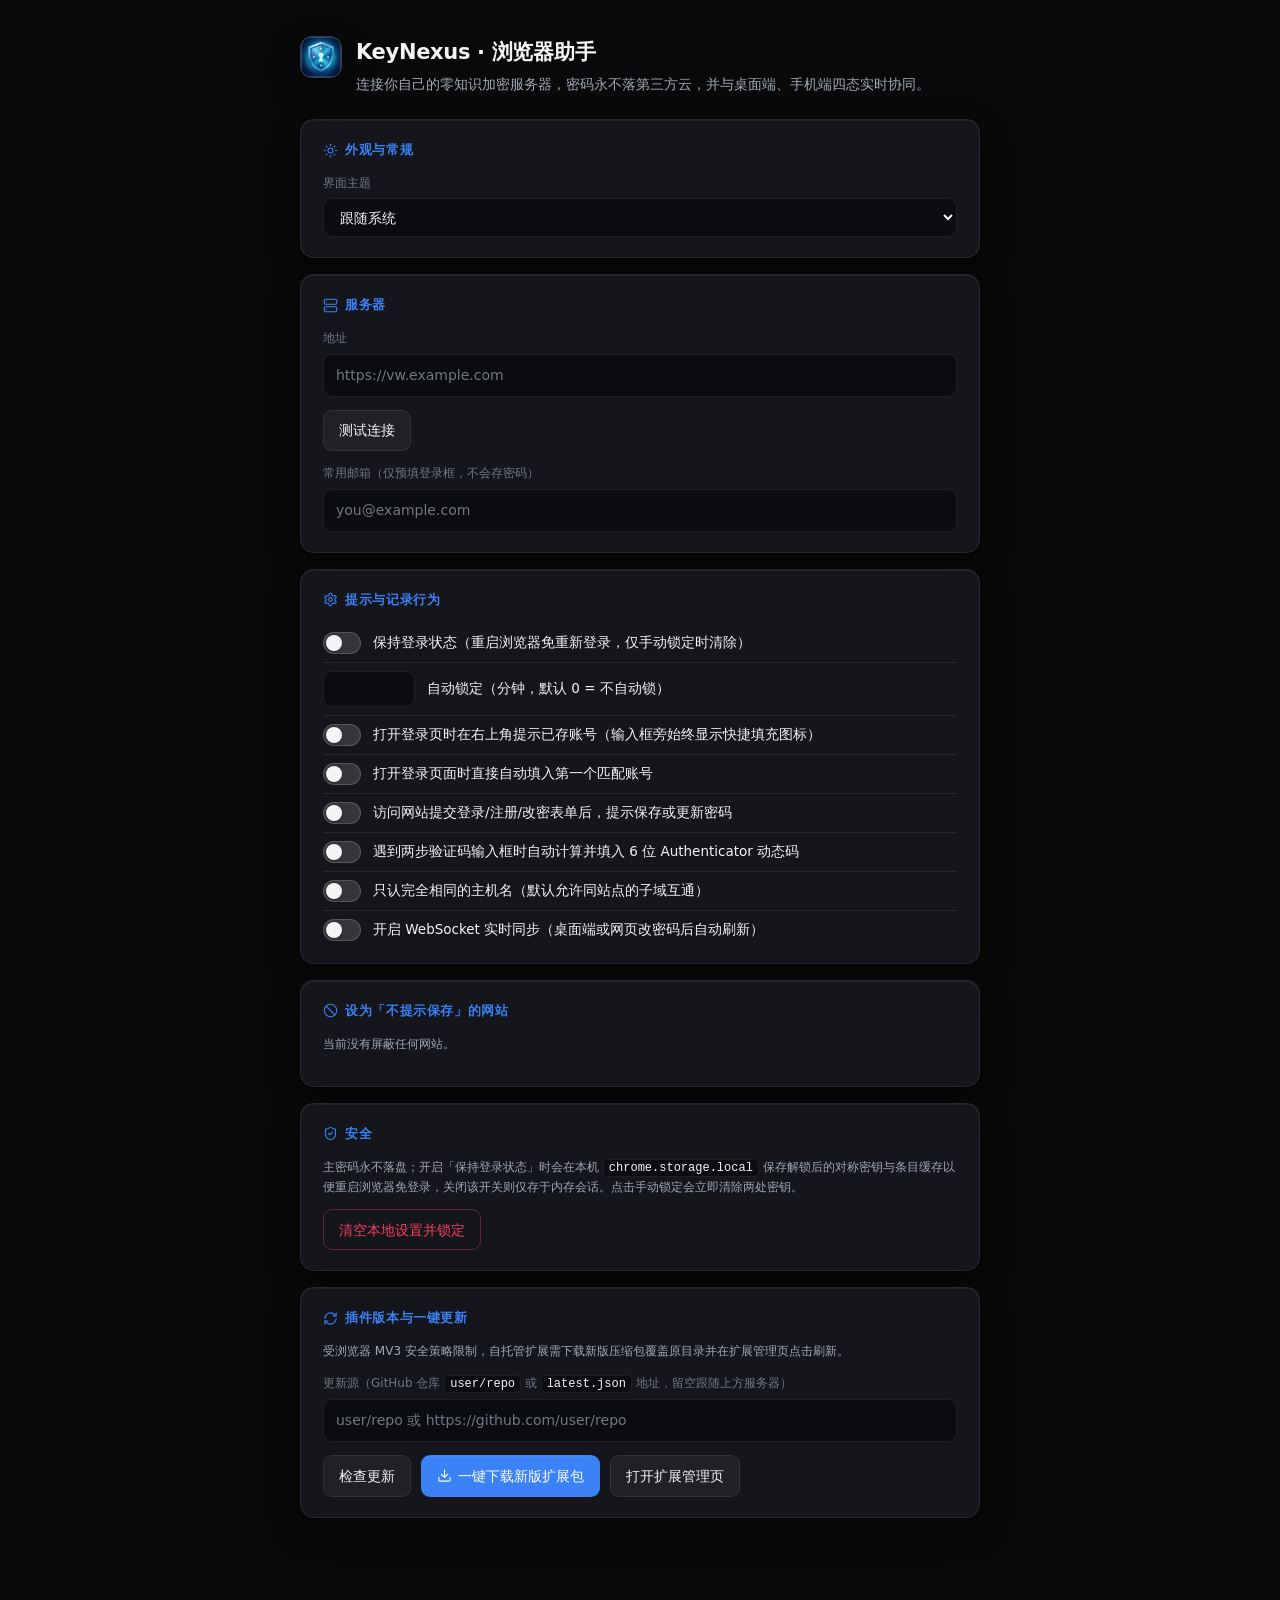
<file: tools/extension/src/options.html>
<!doctype html>
<html lang="zh-CN" data-theme="dark">
  <head>
    <meta charset="utf-8" />
    <meta name="viewport" content="width=device-width, initial-scale=1" />
    <title>KeyNexus · 插件设置</title>
    <link rel="stylesheet" href="options.css" />
  </head>
  <body>
    <main>
      <header class="page-head">
        <div class="brand-mark" aria-hidden="true">
          <img src="icons/128.png" alt="KeyNexus" class="brand-img" />
        </div>
        <div class="page-head-copy">
          <h1>KeyNexus · 浏览器助手</h1>
          <p class="sub">连接你自己的零知识加密服务器，密码永不落第三方云，并与桌面端、手机端四态实时协同。</p>
        </div>
      </header>

      <section class="card">
        <h2>
          <svg class="ic" viewBox="0 0 24 24" fill="none" stroke="currentColor" stroke-width="1.75" stroke-linecap="round" stroke-linejoin="round" aria-hidden="true">
            <circle cx="12" cy="12" r="4" /><path d="M12 2v2" /><path d="M12 20v2" />
            <path d="m4.93 4.93 1.41 1.41" /><path d="m17.66 17.66 1.41 1.41" />
            <path d="M2 12h2" /><path d="M20 12h2" />
            <path d="m6.34 17.66-1.41 1.41" /><path d="m19.07 4.93-1.41 1.41" />
          </svg>
          <span>外观与常规</span>
        </h2>
        <label class="field">
          <span>界面主题</span>
          <select id="theme">
            <option value="system">跟随系统</option>
            <option value="dark">黑曜石深色</option>
            <option value="light">陶瓷浅色</option>
          </select>
        </label>
      </section>

      <section class="card">
        <h2>
          <svg class="ic" viewBox="0 0 24 24" fill="none" stroke="currentColor" stroke-width="1.75" stroke-linecap="round" stroke-linejoin="round" aria-hidden="true">
            <rect width="20" height="8" x="2" y="2" rx="2" ry="2" />
            <rect width="20" height="8" x="2" y="14" rx="2" ry="2" />
            <line x1="6" x2="6.01" y1="6" y2="6" />
            <line x1="6" x2="6.01" y1="18" y2="18" />
          </svg>
          <span>服务器</span>
        </h2>
        <label class="field">
          <span>地址</span>
          <input id="server" type="url" placeholder="https://vw.example.com" spellcheck="false" />
        </label>
        <div class="row">
          <button id="btn-ping" class="ghost">测试连接</button>
          <span id="ping-result" class="muted"></span>
        </div>
        <label class="field" style="margin-top: 13px">
          <span>常用邮箱（仅预填登录框，不会存密码）</span>
          <input id="email" type="email" placeholder="you@example.com" spellcheck="false" />
        </label>
      </section>

      <section class="card">
        <h2>
          <svg class="ic" viewBox="0 0 24 24" fill="none" stroke="currentColor" stroke-width="1.75" stroke-linecap="round" stroke-linejoin="round" aria-hidden="true">
            <path d="M12.22 2h-.44a2 2 0 0 0-2 2v.18a2 2 0 0 1-1 1.73l-.43.25a2 2 0 0 1-2 0l-.15-.08a2 2 0 0 0-2.73.73l-.22.38a2 2 0 0 0 .73 2.73l.15.1a2 2 0 0 1 1 1.72v.51a2 2 0 0 1-1 1.74l-.15.09a2 2 0 0 0-.73 2.73l.22.38a2 2 0 0 0 2.73.73l.15-.08a2 2 0 0 1 2 0l.43.25a2 2 0 0 1 1 1.73V20a2 2 0 0 0 2 2h.44a2 2 0 0 0 2-2v-.18a2 2 0 0 1 1-1.73l.43-.25a2 2 0 0 1 2 0l.15.08a2 2 0 0 0 2.73-.73l.22-.39a2 2 0 0 0-.73-2.73l-.15-.08a2 2 0 0 1-1-1.74v-.5a2 2 0 0 1 1-1.74l.15-.09a2 2 0 0 0 .73-2.73l-.22-.38a2 2 0 0 0-2.73-.73l-.15.08a2 2 0 0 1-2 0l-.43-.25a2 2 0 0 1-1-1.73V4a2 2 0 0 0-2-2z" />
            <circle cx="12" cy="12" r="3" />
          </svg>
          <span>提示与记录行为</span>
        </h2>
        <label class="check">
          <input id="persistSession" type="checkbox" />
          <span>保持登录状态（重启浏览器免重新登录，仅手动锁定时清除）</span>
        </label>
        <label class="check check-number">
          <input id="lockMinutes" type="number" min="0" max="1440" step="1" />
          <span>自动锁定（分钟，默认 0 = 不自动锁）</span>
        </label>
        <label class="check">
          <input id="loginToast" type="checkbox" />
          <span>打开登录页时在右上角提示已存账号（输入框旁始终显示快捷填充图标）</span>
        </label>
        <label class="check">
          <input id="autofillOnLoad" type="checkbox" />
          <span>打开登录页面时直接自动填入第一个匹配账号</span>
        </label>
        <label class="check">
          <input id="savePrompt" type="checkbox" />
          <span>访问网站提交登录/注册/改密表单后，提示保存或更新密码</span>
        </label>
        <label class="check">
          <input id="otpAutofill" type="checkbox" />
          <span>遇到两步验证码输入框时自动计算并填入 6 位 Authenticator 动态码</span>
        </label>
        <label class="check">
          <input id="strictHost" type="checkbox" />
          <span>只认完全相同的主机名（默认允许同站点的子域互通）</span>
        </label>
        <label class="check">
          <input id="realtimeSync" type="checkbox" />
          <span>开启 WebSocket 实时同步（桌面端或网页改密码后自动刷新）</span>
        </label>
      </section>

      <section class="card">
        <h2>
          <svg class="ic" viewBox="0 0 24 24" fill="none" stroke="currentColor" stroke-width="1.75" stroke-linecap="round" stroke-linejoin="round" aria-hidden="true">
            <circle cx="12" cy="12" r="10" /><path d="m4.9 4.9 14.2 14.2" />
          </svg>
          <span>设为「不提示保存」的网站</span>
        </h2>
        <p class="muted small" id="never-save-empty">当前没有屏蔽任何网站。</p>
        <div id="never-save-list" class="row" style="flex-wrap: wrap"></div>
      </section>

      <section class="card">
        <h2>
          <svg class="ic" viewBox="0 0 24 24" fill="none" stroke="currentColor" stroke-width="1.75" stroke-linecap="round" stroke-linejoin="round" aria-hidden="true">
            <path d="M20 13c0 5-3.5 7.5-7.66 8.95a1 1 0 0 1-.67-.01C7.5 20.5 4 18 4 13V6a1 1 0 0 1 1-1c2 0 4.5-1.2 6.24-2.72a1.17 1.17 0 0 1 1.52 0C14.51 3.81 17 5 19 5a1 1 0 0 1 1 1z" />
            <path d="m9 12 2 2 4-4" />
          </svg>
          <span>安全</span>
        </h2>
        <p class="muted small">
          主密码永不落盘；开启「保持登录状态」时会在本机
          <code>chrome.storage.local</code> 保存解锁后的对称密钥与条目缓存以便重启浏览器免登录，关闭该开关则仅存于内存会话。点击手动锁定会立即清除两处密钥。
        </p>
        <div class="row">
          <button id="btn-clear" class="danger">清空本地设置并锁定</button>
          <span id="clear-result" class="muted"></span>
        </div>
      </section>

      <section class="card">
        <h2>
          <svg class="ic" viewBox="0 0 24 24" fill="none" stroke="currentColor" stroke-width="1.75" stroke-linecap="round" stroke-linejoin="round" aria-hidden="true">
            <path d="M3 12a9 9 0 0 1 9-9 9.75 9.75 0 0 1 6.74 2.74L21 8" /><path d="M21 3v5h-5" />
            <path d="M21 12a9 9 0 0 1-9 9 9.75 9.75 0 0 1-6.74-2.74L3 16" /><path d="M8 16H3v5" />
          </svg>
          <span>插件版本与一键更新</span>
          <span id="ext-cur-ver" class="muted" style="text-transform: none; font-weight: 500"></span>
        </h2>
        <p class="muted small">
          受浏览器 MV3 安全策略限制，自托管扩展需下载新版压缩包覆盖原目录并在扩展管理页点击刷新。
        </p>
        <label class="field">
          <span>更新源（GitHub 仓库 <code>user/repo</code> 或 <code>latest.json</code> 地址，留空跟随上方服务器）</span>
          <input id="updateManifestUrl" type="text" placeholder="user/repo 或 https://github.com/user/repo" spellcheck="false" />
        </label>
        <div class="row" style="flex-wrap: wrap">
          <button id="btn-check-update" type="button">检查更新</button>
          <button id="btn-download-update" type="button" class="primary" hidden>
            <svg class="ic" viewBox="0 0 24 24" fill="none" stroke="currentColor" stroke-width="1.75" stroke-linecap="round" stroke-linejoin="round" aria-hidden="true">
              <path d="M21 15v4a2 2 0 0 1-2 2H5a2 2 0 0 1-2-2v-4" /><polyline points="7 10 12 15 17 10" /><line x1="12" x2="12" y1="15" y2="3" />
            </svg>
            <span>一键下载新版扩展包</span>
          </button>
          <button id="btn-open-extensions" type="button">打开扩展管理页</button>
          <span id="update-status" class="muted"></span>
        </div>
      </section>

      <footer class="footer">
        <span id="version"></span>
      </footer>
    </main>
    <script src="options.js" type="module"></script>
  </body>
</html>
</file>
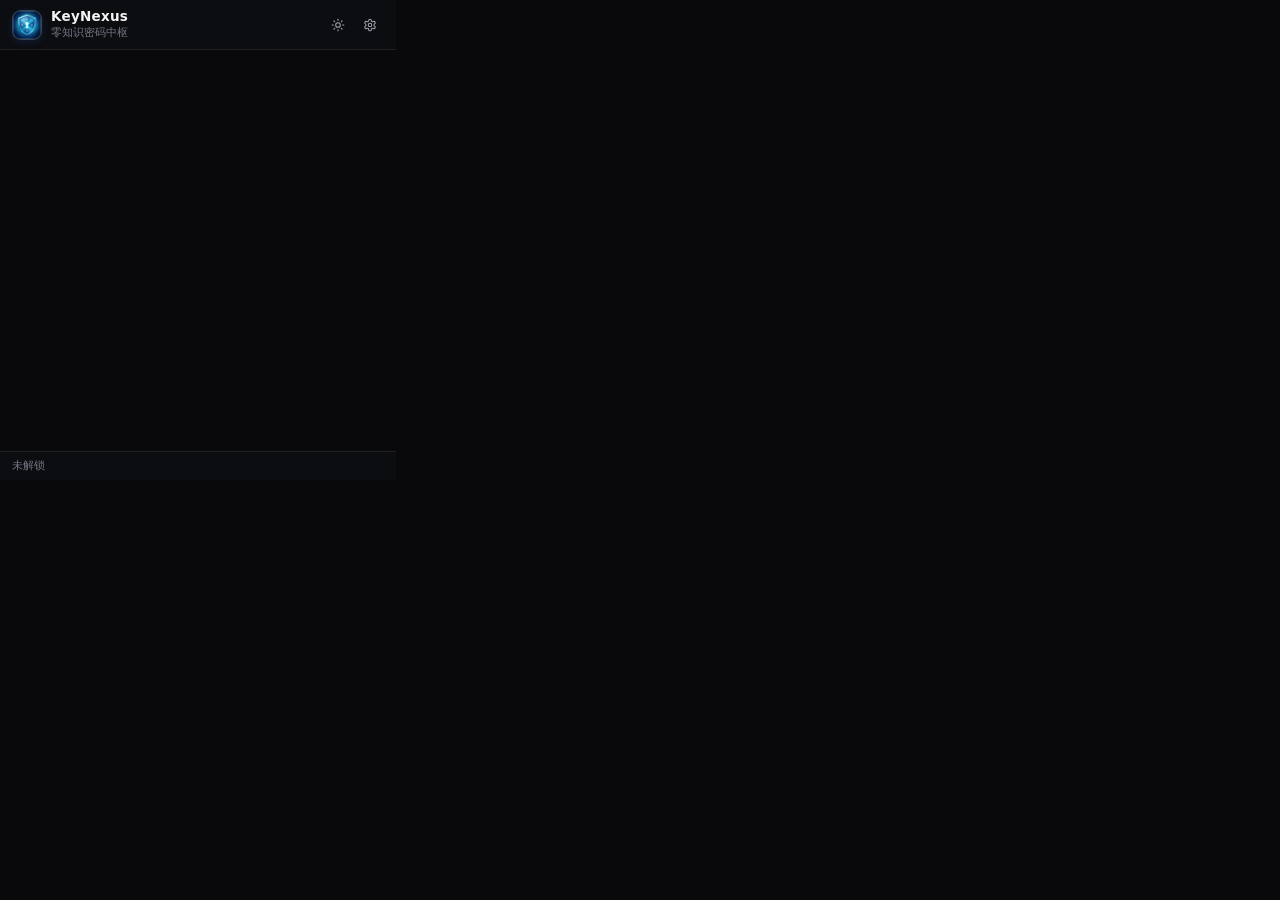
<file: tools/extension/src/popup.html>
<!doctype html>
<html lang="zh-CN" data-theme="dark">
  <head>
    <meta charset="utf-8" />
    <meta name="viewport" content="width=device-width, initial-scale=1" />
    <title>KeyNexus</title>
    <link rel="stylesheet" href="popup.css" />
  </head>
  <body>
    <header class="topbar">
      <div class="brand">
        <span class="brand-mark" aria-hidden="true">
          <img src="icons/128.png" alt="KeyNexus" class="brand-img" />
        </span>
        <div class="brand-titles">
          <b>KeyNexus</b>
          <small id="top-domain-pill">零知识密码中枢</small>
        </div>
      </div>
      <div class="top-actions">
        <button id="btn-new" class="icon-btn accent" title="手动提交新密码" hidden>
          <svg class="ic" viewBox="0 0 24 24" fill="none" stroke="currentColor" stroke-width="2" stroke-linecap="round" stroke-linejoin="round" aria-hidden="true">
            <path d="M12 5v14" /><path d="M5 12h14" />
          </svg>
          <span>记密码</span>
        </button>
        <button id="btn-sync" class="icon-btn svg-ic" title="立即与服务器同步" hidden>
          <svg class="ic" viewBox="0 0 24 24" fill="none" stroke="currentColor" stroke-width="1.75" stroke-linecap="round" stroke-linejoin="round" aria-hidden="true">
            <path d="M3 12a9 9 0 0 1 9-9 9.75 9.75 0 0 1 6.74 2.74L21 8" /><path d="M21 3v5h-5" />
            <path d="M21 12a9 9 0 0 1-9 9 9.75 9.75 0 0 1-6.74-2.74L3 16" /><path d="M8 16H3v5" />
          </svg>
        </button>
        <button id="btn-lock" class="icon-btn svg-ic" title="立即锁定密码库" hidden>
          <svg class="ic" viewBox="0 0 24 24" fill="none" stroke="currentColor" stroke-width="1.75" stroke-linecap="round" stroke-linejoin="round" aria-hidden="true">
            <rect width="18" height="11" x="3" y="11" rx="2" ry="2" /><path d="M7 11V7a5 5 0 0 1 10 0v4" />
          </svg>
        </button>
        <button id="btn-theme" class="icon-btn svg-ic" title="切换浅色 / 深色主题" aria-label="切换主题">
          <svg class="ic ic-sun" viewBox="0 0 24 24" fill="none" stroke="currentColor" stroke-width="1.75" stroke-linecap="round" stroke-linejoin="round" aria-hidden="true">
            <circle cx="12" cy="12" r="4" /><path d="M12 2v2" /><path d="M12 20v2" />
            <path d="m4.93 4.93 1.41 1.41" /><path d="m17.66 17.66 1.41 1.41" />
            <path d="M2 12h2" /><path d="M20 12h2" />
            <path d="m6.34 17.66-1.41 1.41" /><path d="m19.07 4.93-1.41 1.41" />
          </svg>
          <svg class="ic ic-moon" viewBox="0 0 24 24" fill="none" stroke="currentColor" stroke-width="1.75" stroke-linecap="round" stroke-linejoin="round" aria-hidden="true">
            <path d="M12 3a6 6 0 0 0 9 9 9 9 0 1 1-9-9Z" />
          </svg>
        </button>
        <button id="btn-settings" class="icon-btn svg-ic" title="插件设置">
          <svg class="ic" viewBox="0 0 24 24" fill="none" stroke="currentColor" stroke-width="1.75" stroke-linecap="round" stroke-linejoin="round" aria-hidden="true">
            <path d="M12.22 2h-.44a2 2 0 0 0-2 2v.18a2 2 0 0 1-1 1.73l-.43.25a2 2 0 0 1-2 0l-.15-.08a2 2 0 0 0-2.73.73l-.22.38a2 2 0 0 0 .73 2.73l.15.1a2 2 0 0 1 1 1.72v.51a2 2 0 0 1-1 1.74l-.15.09a2 2 0 0 0-.73 2.73l.22.38a2 2 0 0 0 2.73.73l.15-.08a2 2 0 0 1 2 0l.43.25a2 2 0 0 1 1 1.73V20a2 2 0 0 0 2 2h.44a2 2 0 0 0 2-2v-.18a2 2 0 0 1 1-1.73l.43-.25a2 2 0 0 1 2 0l.15.08a2 2 0 0 0 2.73-.73l.22-.39a2 2 0 0 0-.73-2.73l-.15-.08a2 2 0 0 1-1-1.74v-.5a2 2 0 0 1 1-1.74l.15-.09a2 2 0 0 0 .73-2.73l-.22-.38a2 2 0 0 0-2.73-.73l-.15.08a2 2 0 0 1-2 0l-.43-.25a2 2 0 0 1-1-1.73V4a2 2 0 0 0-2-2z" />
            <circle cx="12" cy="12" r="3" />
          </svg>
        </button>
      </div>
    </header>

    <main id="main">
      <!-- 1. 未解锁视图 -->
      <section id="locked-view" class="view" hidden>
        <div class="unlock-hero">
          <div class="unlock-badge">
            <svg class="ic" viewBox="0 0 24 24" fill="none" stroke="currentColor" stroke-width="1.75" stroke-linecap="round" stroke-linejoin="round" aria-hidden="true">
              <path d="M20 13c0 5-3.5 7.5-7.66 8.95a1 1 0 0 1-.67-.01C7.5 20.5 4 18 4 13V6a1 1 0 0 1 1-1c2 0 4.5-1.2 6.24-2.72a1.17 1.17 0 0 1 1.52 0C14.51 3.81 17 5 19 5a1 1 0 0 1 1 1z" />
              <path d="m9 12 2 2 4-4" />
            </svg>
            <span>端到端零知识加密</span>
          </div>
          <p class="hint" id="locked-hint">连接你的 PWDSV 服务器，输入主密码在本机派生密钥解锁。</p>
        </div>
        <form id="unlock-form" class="card-box" autocomplete="off">
          <label class="field">
            <span>PWDSV 服务器地址</span>
            <input id="server" type="url" placeholder="https://vault.example.com" spellcheck="false" />
          </label>
          <label class="field">
            <span>账号邮箱</span>
            <input id="email" type="email" placeholder="you@example.com" spellcheck="false" />
          </label>
          <label class="field">
            <span>主密码</span>
            <input id="password" type="password" placeholder="仅在本机内存派生密钥" />
          </label>
          <div id="twofactor-field" class="twofactor-box" hidden>
            <label class="field">
              <span>两步验证方式</span>
              <select id="twofactor-provider"></select>
            </label>
            <label class="field">
              <span>两步验证码</span>
              <div class="inline-row">
                <input id="twofactor" type="text" inputmode="numeric" placeholder="6 位动态码或恢复码" />
                <button type="button" id="btn-send-email-otp" class="ghost small" hidden>发邮件码</button>
              </div>
            </label>
          </div>
          <label class="check-inline">
            <input id="keep-signed-in" type="checkbox" checked />
            <span>保持登录状态（重启浏览器免重新登录）</span>
          </label>
          <button type="submit" class="primary" id="btn-unlock">解锁密码库</button>
          <p class="error" id="unlock-error" hidden></p>
        </form>
      </section>

      <!-- 2. 密码库列表视图（悬停支持一键填入当前网页 / 一键复制） -->
      <section id="vault-view" class="view" hidden>
        <div class="sticky-head">
          <div class="search">
            <svg class="ic search-ic" viewBox="0 0 24 24" fill="none" stroke="currentColor" stroke-width="1.75" stroke-linecap="round" stroke-linejoin="round" aria-hidden="true">
              <circle cx="11" cy="11" r="8" /><path d="m21 21-4.3-4.3" />
            </svg>
            <input id="search" type="search" placeholder="搜全库：名称、账号、域名、.exe…" spellcheck="false" />
          </div>
          <div class="tabs" role="tablist">
            <button type="button" class="tab active" data-scope="site" id="tab-site">当前站 (0)</button>
            <button type="button" class="tab" data-scope="universal" id="tab-uni">通用</button>
            <button type="button" class="tab" data-scope="apps" id="tab-apps">电脑</button>
            <button type="button" class="tab" data-scope="mobile" id="tab-mob">手机</button>
            <button type="button" class="tab" data-scope="all" id="tab-all">全部 (0)</button>
          </div>
        </div>

        <div id="site-hint" class="site-hint" hidden></div>
        <ul id="item-list" class="item-list"></ul>

        <div id="list-empty" class="empty-state" hidden>
          <div class="empty-ic" aria-hidden="true">
            <svg class="ic ic-lg" viewBox="0 0 24 24" fill="none" stroke="currentColor" stroke-width="1.75" stroke-linecap="round" stroke-linejoin="round">
              <circle cx="11" cy="11" r="8" /><path d="m21 21-4.3-4.3" />
            </svg>
          </div>
          <p class="hint" id="empty-text">没有匹配的密码记录</p>
          <button type="button" id="btn-empty-new" class="ghost small">
            <svg class="ic" viewBox="0 0 24 24" fill="none" stroke="currentColor" stroke-width="1.75" stroke-linecap="round" stroke-linejoin="round" aria-hidden="true">
              <path d="M12 5v14" /><path d="M5 12h14" />
            </svg>
            <span>为当前页面添加一条密码</span>
          </button>
        </div>

        <div class="gen-card">
          <div class="gen-bar">
            <span class="gen-title">
              <svg class="ic" viewBox="0 0 24 24" fill="none" stroke="currentColor" stroke-width="1.75" stroke-linecap="round" stroke-linejoin="round" aria-hidden="true">
                <rect width="12" height="12" x="2" y="10" rx="2" ry="2" />
                <path d="m17.92 14 3.5-3.5a2.24 2.24 0 0 0 0-3l-5-4.92a2.24 2.24 0 0 0-3 0L10 6" />
                <path d="M6 18h.01" /><path d="M10 14h.01" /><path d="M15 6h.01" /><path d="M18 9h.01" />
              </svg>
              <span>随手生成强密码</span>
            </span>
            <div class="inline-row">
              <button type="button" id="btn-generate" class="ghost small">生成 20 位</button>
              <button type="button" id="btn-gen-copy" class="ghost small" hidden>复制</button>
            </div>
          </div>
          <div id="gen-result" class="gen-result" hidden>
            <code id="gen-value"></code>
          </div>
        </div>
      </section>

      <!-- 3. 条目详情视图 -->
      <section id="detail-view" class="view" hidden>
        <div class="subbar">
          <button type="button" id="btn-back" class="ghost small">
            <svg class="ic" viewBox="0 0 24 24" fill="none" stroke="currentColor" stroke-width="1.75" stroke-linecap="round" stroke-linejoin="round" aria-hidden="true">
              <path d="m12 19-7-7 7-7" /><path d="M19 12H5" />
            </svg>
            <span>返回列表</span>
          </button>
          <div class="subbar-actions">
            <button type="button" id="btn-edit" class="ghost small">
              <svg class="ic" viewBox="0 0 24 24" fill="none" stroke="currentColor" stroke-width="1.75" stroke-linecap="round" stroke-linejoin="round" aria-hidden="true">
                <path d="M21.174 6.812a1 1 0 0 0-3.986-3.987L3.842 16.174a2 2 0 0 0-.5.83l-1.321 4.352a.5.5 0 0 0 .623.622l4.353-1.32a2 2 0 0 0 .83-.497z" />
                <path d="m15 5 4 4" />
              </svg>
              <span>编辑</span>
            </button>
            <button type="button" id="btn-delete" class="ghost small danger-text">删除</button>
          </div>
        </div>

        <div class="detail-hero">
          <div class="p-avatar lg" id="detail-avatar">PW</div>
          <div class="detail-hero-main">
            <div class="detail-title-line">
              <h2 id="detail-name"></h2>
              <button type="button" id="btn-detail-fav" class="fav-star" title="收藏 / 取消收藏" aria-label="收藏 / 取消收藏">
                <svg class="ic ic-star" viewBox="0 0 24 24" fill="none" stroke="currentColor" stroke-width="1.75" stroke-linecap="round" stroke-linejoin="round" aria-hidden="true">
                  <polygon points="12 2 15.09 8.26 22 9.27 17 14.14 18.18 21.02 12 17.77 5.82 21.02 7 14.14 2 9.27 8.91 8.26 12 2" />
                </svg>
              </button>
            </div>
            <div id="detail-badges" class="badges-row"></div>
          </div>
        </div>

        <div class="detail-cta-strip">
          <button type="button" id="btn-fill" class="primary">
            <svg class="ic" viewBox="0 0 24 24" fill="none" stroke="currentColor" stroke-width="1.75" stroke-linecap="round" stroke-linejoin="round" aria-hidden="true">
              <path d="M4 14a1 1 0 0 1-.78-1.63l9.9-10.2a.5.5 0 0 1 .86.46l-1.92 6.02A1 1 0 0 0 13 10h7a1 1 0 0 1 .78 1.63l-9.9 10.2a.5.5 0 0 1-.86-.46l1.92-6.02A1 1 0 0 0 11 14z" />
            </svg>
            <span>一键填入当前网页</span>
          </button>
        </div>

        <div class="card-box compact-rows">
          <div class="detail-row">
            <div class="dr-meta">
              <span class="label">账号 / 用户名</span>
              <code id="detail-username"></code>
            </div>
            <button type="button" class="ghost small" data-copy="username">复制</button>
          </div>

          <div class="detail-row">
            <div class="dr-meta">
              <div class="lbl-with-pill">
                <span class="label">登录密码</span>
                <span id="detail-strength" class="strength-pill" hidden></span>
              </div>
              <div id="detail-password" class="pwd-val masked">••••••••••••</div>
            </div>
            <div class="inline-row">
              <button type="button" class="ghost small" id="btn-reveal">显示</button>
              <button type="button" class="ghost small" data-copy="password">复制</button>
            </div>
          </div>

          <div class="detail-row" id="detail-totp-row" hidden>
            <div class="dr-meta">
              <span class="label">Authenticator 动态码</span>
              <div class="totp-inline">
                <code id="detail-totp"></code>
                <span class="totp-ring-box">
                  <svg class="totp-svg" viewBox="0 0 24 24" width="16" height="16">
                    <circle class="r-bg" cx="12" cy="12" r="9" />
                    <circle class="r-fg" id="detail-totp-circle" cx="12" cy="12" r="9" stroke-dasharray="56.55" stroke-dashoffset="0" />
                  </svg>
                  <span id="totp-left" class="totp-left"></span>
                </span>
              </div>
            </div>
            <button type="button" class="ghost small" data-copy="totp">复制</button>
          </div>
        </div>

        <div class="card-box" id="detail-uri-row" style="margin-top: 8px" hidden>
          <span class="sec-lbl">关联终端与自动触发规则</span>
          <div id="detail-uris" class="uri-list"></div>
        </div>

        <div class="card-box" id="detail-notes-row" style="margin-top: 8px" hidden>
          <span class="sec-lbl">安全备注</span>
          <div id="detail-notes" class="notes-box"></div>
        </div>
      </section>

      <!-- 4. 新建 / 编辑密码表单视图 -->
      <section id="editor-view" class="view" hidden>
        <div class="subbar">
          <button type="button" id="btn-editor-cancel" class="ghost small">
            <svg class="ic" viewBox="0 0 24 24" fill="none" stroke="currentColor" stroke-width="1.75" stroke-linecap="round" stroke-linejoin="round" aria-hidden="true">
              <path d="m12 19-7-7 7-7" /><path d="M19 12H5" />
            </svg>
            <span>取消</span>
          </button>
          <span id="editor-title" class="subbar-title">新建密码</span>
        </div>

        <form id="editor-form" class="card-box" autocomplete="off">
          <label class="field">
            <span>条目名称 *</span>
            <input id="ed-name" type="text" placeholder="例如：GitHub / 公司邮箱 / Navicat" required />
          </label>
          <label class="field">
            <span>适用端口类型（服务端四态分类）</span>
            <select id="ed-scope">
              <option value="universal">三端统一通用账户（网页 + 电脑 + 手机互通）</option>
              <option value="web">仅网页端密码</option>
              <option value="desktop">仅电脑客户端密码</option>
              <option value="mobile">仅手机端密码</option>
            </select>
          </label>
          <label class="field">
            <span>账号 / 用户名</span>
            <input id="ed-username" type="text" placeholder="邮箱、手机号或登录名" spellcheck="false" />
          </label>
          <div class="field">
            <div class="lbl-with-pill" style="margin-bottom: 4px">
              <span style="margin: 0">密码 *</span>
              <span id="ed-strength" class="strength-pill" hidden></span>
            </div>
            <div class="inline-row">
              <input id="ed-password" type="password" placeholder="输入或点右侧生成强密码" required />
              <button type="button" id="btn-ed-eye" class="ghost small">显示</button>
              <button type="button" id="btn-ed-gen" class="ghost small svg-btn" title="生成 20 位高强度密码" aria-label="生成 20 位高强度密码">
                <svg class="ic" viewBox="0 0 24 24" fill="none" stroke="currentColor" stroke-width="1.75" stroke-linecap="round" stroke-linejoin="round" aria-hidden="true">
                  <rect width="12" height="12" x="2" y="10" rx="2" ry="2" />
                  <path d="m17.92 14 3.5-3.5a2.24 2.24 0 0 0 0-3l-5-4.92a2.24 2.24 0 0 0-3 0L10 6" />
                  <path d="M6 18h.01" /><path d="M10 14h.01" /><path d="M15 6h.01" /><path d="M18 9h.01" />
                </svg>
              </button>
            </div>
          </div>
          <label class="field">
            <span>匹配网址或应用（每行一条：网址 / app://进程.exe / androidapp://包名）</span>
            <textarea id="ed-uris" rows="2" placeholder="https://example.com&#10;app://WeChat.exe" spellcheck="false"></textarea>
          </label>
          <label class="field">
            <span>Authenticator 密钥（选填，Base32 或 otpauth://）</span>
            <input id="ed-totp" type="text" placeholder="JBSWY3DPEHPK3PXP" spellcheck="false" />
          </label>
          <div class="inline-two">
            <label class="field">
              <span>文件夹</span>
              <select id="ed-folder">
                <option value="">无文件夹</option>
              </select>
            </label>
            <label class="check-inline">
              <input id="ed-favorite" type="checkbox" />
              <span>星标收藏</span>
            </label>
          </div>
          <label class="field">
            <span>备注（选填）</span>
            <textarea id="ed-notes" rows="2" placeholder="安全问题、附加说明等"></textarea>
          </label>

          <button type="submit" class="primary" id="btn-ed-save">加密提交到服务器</button>
          <p class="error" id="editor-error" hidden></p>
        </form>
      </section>
    </main>

    <footer class="statusbar">
      <span id="status-text">未解锁</span>
      <button type="button" id="btn-popup-update" class="update-pill" hidden></button>
    </footer>

    <script src="popup.js" type="module"></script>
  </body>
</html>
</file>
<file: clients/desktop/src/styles.css>
:root,
[data-theme="dark"] {
  color-scheme: dark;
  --bg: #09090b;
  --sidebar: #0c0d10;
  --list-bg: #101115;
  --panel: #14161c;
  --panel-elevated: #191c24;
  --panel-hover: #1d2029;
  --input-bg: #0b0c10;
  --line: rgba(255, 255, 255, 0.08);
  --line-strong: rgba(255, 255, 255, 0.16);
  --text: #f4f4f6;
  --text-secondary: #a1a7b3;
  --muted: #717784;
  --brand: #3b82f6;
  --brand-hover: #2563eb;
  --brand-soft: rgba(59, 130, 246, 0.14);
  --brand-border: rgba(59, 130, 246, 0.36);
  --ok: #10b981;
  --ok-soft: rgba(16, 185, 129, 0.14);
  --warn: #f59e0b;
  --warn-soft: rgba(245, 158, 11, 0.16);
  --err: #f43f5e;
  --err-soft: rgba(244, 63, 94, 0.14);
  --err-border: rgba(244, 63, 94, 0.36);
  --totp: #2dd4bf;
  --totp-soft: rgba(45, 212, 191, 0.14);
  --totp-border: rgba(45, 212, 191, 0.36);
  --pwd-num: #60a5fa;
  --pwd-sym: #34d399;
  --fav: #fbbf24;

  --specular: inset 0 1px 0 rgba(255, 255, 255, 0.05);
  --shadow-card: 0 1px 2px rgba(0, 0, 0, 0.4), 0 12px 32px rgba(0, 0, 0, 0.32), var(--specular);
  --shadow-auth: 0 24px 64px rgba(0, 0, 0, 0.65), var(--specular);
  --shadow-modal: 0 28px 72px rgba(0, 0, 0, 0.72), var(--specular);
  --backdrop: rgba(4, 5, 8, 0.76);

  --surface-subtle: rgba(255, 255, 255, 0.03);
  --surface-subtle-hover: rgba(255, 255, 255, 0.07);
  --surface-glass: rgba(20, 22, 28, 0.9);
  --kbd-bg: rgba(255, 255, 255, 0.06);
  --ring-track: rgba(255, 255, 255, 0.1);
  --glow-a: rgba(59, 130, 246, 0.16);
  --glow-b: rgba(45, 212, 191, 0.06);
  --scroll-thumb: rgba(255, 255, 255, 0.16);
  --scroll-thumb-hover: rgba(255, 255, 255, 0.28);

  --scope-uni-bg: rgba(59, 130, 246, 0.14);
  --scope-uni-fg: #60a5fa;
  --scope-web-bg: rgba(139, 92, 246, 0.15);
  --scope-web-fg: #c4b5fd;
  --scope-desk-bg: rgba(16, 185, 129, 0.14);
  --scope-desk-fg: #34d399;
  --scope-mob-bg: rgba(245, 158, 11, 0.15);
  --scope-mob-fg: #fbbf24;
  --scope-neutral-bg: rgba(255, 255, 255, 0.07);
  --scope-neutral-fg: #a1a7b3;

  --ai-cta-bg: linear-gradient(135deg, rgba(99, 102, 241, 0.2), rgba(59, 130, 246, 0.16));
  --ai-cta-hover: linear-gradient(135deg, rgba(99, 102, 241, 0.28), rgba(59, 130, 246, 0.24));
  --ai-cta-border: rgba(129, 140, 248, 0.34);
  --ai-cta-fg: #e0e7ff;
  --toast-bg: #1c202a;
  --toast-fg: #f4f4f6;
  --toast-border: rgba(255, 255, 255, 0.16);
  --radius-sm: 8px;
  --radius-md: 11px;
  --radius-lg: 15px;
}

[data-theme="light"] {
  color-scheme: light;
  --bg: #f5f6f8;
  --sidebar: #eef0f4;
  --list-bg: #f8f9fb;
  --panel: #ffffff;
  --panel-elevated: #ffffff;
  --panel-hover: #f1f3f7;
  --input-bg: #ffffff;
  --line: rgba(15, 23, 42, 0.09);
  --line-strong: rgba(15, 23, 42, 0.18);
  --text: #0f172a;
  --text-secondary: #475569;
  --muted: #64748b;
  --brand: #2563eb;
  --brand-hover: #1d4ed8;
  --brand-soft: rgba(37, 99, 235, 0.1);
  --brand-border: rgba(37, 99, 235, 0.3);
  --ok: #059669;
  --ok-soft: rgba(5, 150, 105, 0.11);
  --warn: #d97706;
  --warn-soft: rgba(217, 119, 6, 0.12);
  --err: #e11d48;
  --err-soft: rgba(225, 29, 72, 0.09);
  --err-border: rgba(225, 29, 72, 0.28);
  --totp: #0d9488;
  --totp-soft: rgba(13, 148, 136, 0.1);
  --totp-border: rgba(13, 148, 136, 0.28);
  --pwd-num: #2563eb;
  --pwd-sym: #059669;
  --fav: #d97706;

  --specular: inset 0 1px 0 rgba(255, 255, 255, 0.9);
  --shadow-card: 0 1px 2px rgba(15, 23, 42, 0.05), 0 8px 24px rgba(15, 23, 42, 0.04);
  --shadow-auth: 0 2px 6px rgba(15, 23, 42, 0.04), 0 16px 40px rgba(15, 23, 42, 0.07);
  --shadow-modal: 0 20px 56px rgba(15, 23, 42, 0.16), 0 2px 8px rgba(15, 23, 42, 0.05);
  --backdrop: rgba(15, 23, 42, 0.36);

  --surface-subtle: rgba(15, 23, 42, 0.035);
  --surface-subtle-hover: rgba(15, 23, 42, 0.065);
  --surface-glass: rgba(255, 255, 255, 0.94);
  --kbd-bg: rgba(15, 23, 42, 0.055);
  --ring-track: rgba(15, 23, 42, 0.1);
  --glow-a: rgba(37, 99, 235, 0.08);
  --glow-b: rgba(13, 148, 136, 0.05);
  --scroll-thumb: rgba(15, 23, 42, 0.16);
  --scroll-thumb-hover: rgba(15, 23, 42, 0.28);

  --scope-uni-bg: rgba(37, 99, 235, 0.1);
  --scope-uni-fg: #1d4ed8;
  --scope-web-bg: rgba(124, 58, 237, 0.1);
  --scope-web-fg: #6d28d9;
  --scope-desk-bg: rgba(5, 150, 105, 0.1);
  --scope-desk-fg: #047857;
  --scope-mob-bg: rgba(217, 119, 6, 0.11);
  --scope-mob-fg: #b45309;
  --scope-neutral-bg: rgba(15, 23, 42, 0.06);
  --scope-neutral-fg: #475569;

  --ai-cta-bg: linear-gradient(135deg, rgba(99, 102, 241, 0.11), rgba(37, 99, 235, 0.08));
  --ai-cta-hover: linear-gradient(135deg, rgba(99, 102, 241, 0.16), rgba(37, 99, 235, 0.13));
  --ai-cta-border: rgba(79, 70, 229, 0.24);
  --ai-cta-fg: #3730a3;
  --toast-bg: #0f172a;
  --toast-fg: #f8fafc;
  --toast-border: rgba(15, 23, 42, 0.22);
}

* {
  box-sizing: border-box;
}

::-webkit-scrollbar {
  width: 6px;
  height: 6px;
}
::-webkit-scrollbar-thumb {
  background: var(--scroll-thumb);
  border-radius: 999px;
}
::-webkit-scrollbar-thumb:hover {
  background: var(--scroll-thumb-hover);
}

html,
body {
  margin: 0;
  padding: 0;
  height: 100%;
  background: var(--bg);
  color: var(--text);
  font: 13px/1.52 "Inter", "Segoe UI Variable Text", "Segoe UI", "PingFang SC", "Microsoft YaHei", sans-serif;
  user-select: none;
  -webkit-font-smoothing: antialiased;
}

[hidden] {
  display: none !important;
}

/* Inline SVG Icon System (1.75px stroke Lucide-style) */
.ic {
  width: 15px;
  height: 15px;
  flex: none;
  display: inline-block;
  vertical-align: middle;
  stroke: currentColor;
  stroke-width: 1.75;
  stroke-linecap: round;
  stroke-linejoin: round;
  fill: none;
}
.ic.sm {
  width: 13.5px;
  height: 13.5px;
}
.ic.lg {
  width: 22px;
  height: 22px;
}
.ic.xl {
  width: 30px;
  height: 30px;
}
.ic.filled {
  fill: currentColor;
}

.tabular-nums {
  font-variant-numeric: tabular-nums;
}
.head-lbl {
  display: inline-flex;
  align-items: center;
  gap: 7px;
}
.field-sublabel {
  font-size: 11px;
  font-weight: 500;
  color: var(--muted);
}

code {
  font-family: "JetBrains Mono", "Cascadia Mono", Consolas, monospace;
}

/* ==================== 1. 登录与 PIN 解锁屏 ==================== */
.auth-screen {
  position: relative;
  height: 100vh;
  display: flex;
  align-items: center;
  justify-content: center;
  padding: 44px 24px 28px;
  overflow-y: auto;
  background: var(--bg);
}

.auth-ambient {
  position: fixed;
  width: 720px;
  height: 420px;
  top: -140px;
  left: 50%;
  transform: translateX(-50%);
  background: radial-gradient(circle, var(--glow-a) 0%, var(--glow-b) 48%, transparent 72%);
  filter: blur(42px);
  pointer-events: none;
}

.theme-float-btn {
  position: fixed;
  top: 18px;
  right: 22px;
  z-index: 25;
  display: inline-flex;
  align-items: center;
  gap: 6px;
  padding: 6px 12px;
  border-radius: 999px;
  border: 1px solid var(--line-strong);
  background: var(--surface-glass);
  backdrop-filter: blur(12px);
  color: var(--text-secondary);
  font-size: 12px;
  font-weight: 600;
  box-shadow: var(--shadow-card);
}
.theme-float-btn:hover {
  color: var(--text);
  border-color: var(--brand-border);
  background: var(--panel-elevated);
}

.auth-card {
  position: relative;
  width: 460px;
  background: var(--surface-glass);
  backdrop-filter: blur(16px);
  border: 1px solid var(--line);
  border-radius: 18px;
  padding: 28px 30px;
  box-shadow: var(--shadow-auth);
}

.auth-brand {
  display: flex;
  align-items: center;
  gap: 14px;
  margin-bottom: 22px;
}

.brand-mark {
  width: 46px;
  height: 46px;
  border-radius: 13px;
  background: var(--panel-elevated);
  border: 1px solid var(--brand-border);
  display: flex;
  align-items: center;
  justify-content: center;
  overflow: hidden;
  box-shadow: 0 8px 22px rgba(37, 99, 235, 0.2);
  flex: none;
}

.brand-img {
  width: 100%;
  height: 100%;
  object-fit: cover;
  display: block;
}

.brand-mark.sm {
  width: 32px;
  height: 32px;
  border-radius: 9px;
}

.brand-en-accent {
  font-weight: 700;
  color: var(--brand);
}

.auth-brand h1 {
  font-size: 19px;
  font-weight: 700;
  margin: 0;
  letter-spacing: -0.01em;
  color: var(--text);
}

.auth-brand p {
  font-size: 12px;
  color: var(--muted);
  margin: 3px 0 0;
}

.pin-account-pill {
  padding: 9px 12px;
  border-radius: var(--radius-md);
  background: var(--brand-soft);
  border: 1px solid var(--brand-border);
  font-size: 12px;
  color: var(--text);
  margin-bottom: 14px;
  word-break: break-all;
}

.pin-big-input {
  text-align: center;
  font-size: 20px !important;
  letter-spacing: 0.35em;
  padding: 10px !important;
  font-variant-numeric: tabular-nums;
}

/* ==================== 通用表单与按钮控件 ==================== */
.field {
  display: block;
  margin-bottom: 12px;
}

.field > span {
  display: block;
  font-size: 11.5px;
  font-weight: 500;
  color: var(--text-secondary);
  margin-bottom: 5px;
}

input[type="text"],
input[type="url"],
input[type="email"],
input[type="password"],
input[type="search"],
input[type="number"],
select,
textarea {
  width: 100%;
  padding: 8.5px 11px;
  border-radius: var(--radius-md);
  border: 1px solid var(--line-strong);
  background: var(--input-bg);
  color: var(--text);
  font: inherit;
  transition: border-color 0.15s, box-shadow 0.15s, background 0.15s;
  outline: none;
}

input::placeholder,
textarea::placeholder {
  color: var(--muted);
}

textarea {
  resize: vertical;
  font-family: "JetBrains Mono", "Cascadia Mono", Consolas, monospace;
  font-size: 12px;
  line-height: 1.5;
}

input:focus,
select:focus,
textarea:focus {
  border-color: var(--brand);
  box-shadow: 0 0 0 3px var(--brand-soft);
}

.check-row {
  display: flex;
  align-items: center;
  gap: 8px;
  font-size: 12px;
  color: var(--text-secondary);
  margin-bottom: 10px;
  cursor: pointer;
}

.check-row input[type="checkbox"] {
  accent-color: var(--brand);
}

.inline-row {
  display: flex;
  align-items: center;
  gap: 8px;
}

.inline-row > input,
.inline-row > select {
  flex: 1;
}

.grid-two {
  display: grid;
  grid-template-columns: 1fr 1fr;
  gap: 12px;
}

button {
  font: inherit;
  cursor: pointer;
  transition: all 0.14s ease;
  display: inline-flex;
  align-items: center;
  justify-content: center;
  gap: 6px;
}

button.primary {
  padding: 9px 16px;
  border-radius: var(--radius-md);
  border: 1px solid transparent;
  background: var(--brand);
  color: #ffffff;
  font-weight: 600;
  box-shadow: 0 1px 2px rgba(0, 0, 0, 0.12);
}

button.primary:hover:not(:disabled) {
  background: var(--brand-hover);
}

button.primary:disabled {
  opacity: 0.55;
  cursor: default;
}

button.full {
  width: 100%;
}

button.ghost {
  padding: 7.5px 12px;
  border-radius: var(--radius-md);
  border: 1px solid var(--line-strong);
  background: var(--surface-subtle);
  color: var(--text);
}

button.ghost:hover:not(:disabled) {
  background: var(--panel-hover);
  border-color: var(--line-strong);
}

button.ghost:disabled {
  opacity: 0.55;
  cursor: wait;
}

button.ghost.small {
  padding: 4.5px 9.5px;
  font-size: 11.5px;
  border-radius: var(--radius-sm);
  white-space: nowrap;
}

button.danger {
  color: var(--err);
  border-color: var(--err-border);
}

button.danger:hover:not(:disabled) {
  background: var(--err-soft);
  border-color: var(--err);
}

.icon-btn {
  width: 28px;
  height: 28px;
  padding: 0;
  border-radius: 8px;
  border: 1px solid var(--line);
  background: var(--surface-subtle);
  color: var(--text-secondary);
  flex: none;
}

.icon-btn:hover {
  background: var(--surface-subtle-hover);
  border-color: var(--line-strong);
  color: var(--text);
}

.error {
  color: var(--err);
  font-size: 12px;
  margin: 8px 0 0;
}

.twofactor-box {
  padding: 10px 12px 2px;
  margin-bottom: 10px;
  border-radius: var(--radius-md);
  background: var(--brand-soft);
  border: 1px solid var(--brand-border);
}

kbd {
  background: var(--kbd-bg);
  border: 1px solid var(--line);
  border-radius: 5px;
  padding: 1px 5px;
  font-family: ui-monospace, Consolas, monospace;
  font-size: 10.5px;
  color: var(--text-secondary);
}

/* ==================== 2. 三栏主工作台（CRITICAL LAYOUT LOCK） ==================== */
.workspace {
  display: grid;
  grid-template-columns: 248px 320px 1fr;
  grid-template-rows: minmax(0, 1fr);
  height: 100vh;
  overflow: hidden;
}

/* 左栏：导航 */
.sidebar {
  background: var(--sidebar);
  border-right: 1px solid var(--line);
  display: flex;
  flex-direction: column;
  min-height: 0;
  overflow: hidden;
  padding: 14px 12px 12px;
}

.sidebar-brand {
  display: flex;
  align-items: center;
  gap: 8px;
  padding: 2px 4px 12px;
  flex-shrink: 0;
}

.brand-txt {
  display: flex;
  flex-direction: column;
  min-width: 0;
  flex: 1;
}

.brand-txt b {
  font-size: 14px;
  color: var(--text);
  line-height: 1.2;
}

.brand-txt span {
  font-size: 10.5px;
  color: var(--muted);
  overflow: hidden;
  text-overflow: ellipsis;
  white-space: nowrap;
}

.watch-pill {
  display: inline-flex;
  align-items: center;
  gap: 5px;
  font-size: 10px;
  font-weight: 600;
  color: var(--totp);
  background: var(--totp-soft);
  border: 1px solid var(--totp-border);
  border-radius: 999px;
  padding: 2px 7px;
  white-space: nowrap;
  flex: none;
}

.watch-dot {
  width: 6px;
  height: 6px;
  border-radius: 50%;
  background: var(--totp);
  box-shadow: 0 0 6px var(--totp-soft);
  display: inline-block;
  flex: none;
}

.watch-pill.off {
  color: var(--muted);
  background: var(--surface-subtle);
  border-color: var(--line);
}

.watch-pill.off .watch-dot {
  background: transparent;
  border: 1.5px solid var(--muted);
  box-shadow: none;
}

.sidebar-cta-group {
  display: flex;
  flex-direction: column;
  gap: 7px;
  margin-bottom: 12px;
  flex-shrink: 0;
}

.icon-cta {
  display: flex;
  align-items: center;
  justify-content: space-between;
  padding: 8.5px 12px !important;
}

.icon-cta kbd {
  background: rgba(255, 255, 255, 0.16);
  border-color: rgba(255, 255, 255, 0.22);
  color: #ffffff;
}

.ai-cta {
  padding: 8px 12px;
  border-radius: var(--radius-md);
  border: 1px solid var(--ai-cta-border);
  background: var(--ai-cta-bg);
  color: var(--ai-cta-fg);
  font-weight: 600;
  justify-content: flex-start;
  text-align: left;
}

.ai-cta:hover {
  background: var(--ai-cta-hover);
}

.sidebar-section-title {
  font-size: 10.5px;
  font-weight: 600;
  text-transform: uppercase;
  letter-spacing: 0.06em;
  color: var(--muted);
  padding: 6px 8px 5px;
  flex-shrink: 0;
}

.nav-group {
  display: flex;
  flex-direction: column;
  gap: 2px;
}

.nav-filters {
  flex-shrink: 0;
}

.folders-nav {
  flex: 1;
  min-height: 0;
  overflow-y: auto;
  margin-bottom: 8px;
}

.nav-item {
  display: flex;
  align-items: center;
  justify-content: space-between;
  padding: 6.5px 10px;
  border: 1px solid transparent;
  border-radius: var(--radius-sm);
  background: transparent;
  color: var(--text-secondary);
  text-align: left;
  font-size: 12.5px;
}

.nav-lbl {
  display: inline-flex;
  align-items: center;
  gap: 8px;
  min-width: 0;
  overflow: hidden;
  text-overflow: ellipsis;
  white-space: nowrap;
}

.dot-ic {
  width: 7px;
  height: 7px;
  border-radius: 50%;
  display: inline-block;
  flex: none;
}
.dot-ic.all { background: var(--muted); }
.dot-ic.uni { background: var(--brand); }
.dot-ic.desk { background: var(--ok); }
.dot-ic.web { background: #8b5cf6; }
.dot-ic.mob { background: var(--warn); }
.dot-ic.fav { background: var(--fav); }
.dot-ic.totp { background: var(--totp); box-shadow: 0 0 6px var(--totp-soft); }

.nav-item em {
  font-style: normal;
  font-size: 11px;
  color: var(--muted);
  background: var(--surface-subtle);
  padding: 0 6px;
  border-radius: 999px;
  font-variant-numeric: tabular-nums;
}

.nav-item:hover {
  background: var(--surface-subtle);
  color: var(--text);
}

.nav-item.active {
  background: var(--brand-soft);
  border-color: var(--brand-border);
  color: var(--text);
  font-weight: 600;
}

.nav-item.active em {
  background: var(--panel);
  color: var(--brand);
}

.sidebar-footer {
  flex-shrink: 0;
  border-top: 1px solid var(--line);
  padding-top: 9px;
  display: grid;
  grid-template-columns: repeat(4, 1fr);
  gap: 4px;
}

.tool-btn {
  flex-direction: column;
  gap: 3px;
  border: 1px solid transparent;
  background: var(--surface-subtle);
  color: var(--text-secondary);
  border-radius: var(--radius-sm);
  padding: 6px 2px;
  font-size: 11px;
  position: relative;
}

.tool-btn:hover {
  background: var(--surface-subtle-hover);
  color: var(--text);
}

.tool-btn.lock:hover {
  color: var(--err);
  background: var(--err-soft);
}

.tool-btn.has-update {
  color: var(--warn);
  border-color: var(--warn);
}

.tool-btn .upd-dot {
  position: absolute;
  top: 4px;
  right: 6px;
  width: 6px;
  height: 6px;
  border-radius: 50%;
  background: var(--warn);
}

/* ==================== 中栏：高密度实用列表 ==================== */
.list-pane {
  background: var(--list-bg);
  border-right: 1px solid var(--line);
  display: flex;
  flex-direction: column;
  min-width: 0;
  min-height: 0;
  overflow: hidden;
}

.list-header {
  padding: 12px 12px 8px;
  border-bottom: 1px solid var(--line);
  flex-shrink: 0;
}

.search-box {
  position: relative;
  display: flex;
  align-items: center;
}

.search-ic {
  position: absolute;
  left: 10px;
  color: var(--muted);
  pointer-events: none;
}

.search-box input {
  padding-left: 31px;
  padding-right: 48px;
  background: var(--input-bg);
}

.search-box kbd {
  position: absolute;
  right: 8px;
  pointer-events: none;
}

.list-submeta {
  display: flex;
  justify-content: space-between;
  align-items: center;
  font-size: 11px;
  color: var(--muted);
  margin-top: 8px;
  padding: 0 2px;
}

.filter-title-row {
  display: inline-flex;
  align-items: center;
  gap: 5px;
  font-weight: 600;
  color: var(--text-secondary);
}

.vault-list {
  list-style: none;
  margin: 0;
  padding: 8px;
  flex: 1;
  min-height: 0;
  overflow-y: auto;
}

.vault-list li {
  position: relative;
  display: flex;
  align-items: center;
  gap: 10px;
  padding: 9px 10px;
  border-radius: var(--radius-md);
  cursor: pointer;
  border: 1px solid transparent;
  margin-bottom: 3px;
  transition: background 0.12s, border-color 0.12s;
}

.vault-list li:hover {
  background: var(--panel-hover);
}

.vault-list li.active {
  background: var(--brand-soft);
  border-color: var(--brand-border);
}

.squircle-avatar {
  width: 34px;
  height: 34px;
  border-radius: 9px;
  display: flex;
  align-items: center;
  justify-content: center;
  font-weight: 700;
  font-size: 13px;
  color: #ffffff;
  flex: none;
  letter-spacing: 0.02em;
  box-shadow: inset 0 1px 0 rgba(255, 255, 255, 0.22);
}

.squircle-avatar.lg {
  width: 48px;
  height: 48px;
  border-radius: 13px;
  font-size: 18px;
}

.squircle-avatar.round {
  width: 36px;
  height: 36px;
  border-radius: 50%;
  font-size: 13px;
}

.row-main {
  flex: 1;
  min-width: 0;
}

.vault-list .row-top {
  display: flex;
  align-items: center;
  gap: 5px;
  font-weight: 600;
  font-size: 13px;
  color: var(--text);
}

.row-title-txt {
  overflow: hidden;
  text-overflow: ellipsis;
  white-space: nowrap;
}

.fav-star-ic {
  color: var(--fav);
  flex: none;
}

.vault-list .row-sub {
  font-size: 11.5px;
  color: var(--muted);
  overflow: hidden;
  text-overflow: ellipsis;
  white-space: nowrap;
  margin-top: 1px;
}

.row-quick-ops {
  display: none;
  align-items: center;
  gap: 4px;
}

.vault-list li:hover .row-quick-ops {
  display: flex;
}

.vault-list li:hover .row-scope-badge {
  display: none;
}

.micro-btn {
  border: 1px solid var(--line-strong);
  background: var(--panel-elevated);
  color: var(--text);
  border-radius: 6px;
  padding: 3px 7px;
  font-size: 10.5px;
  line-height: 1.2;
}

.micro-btn:hover {
  background: var(--brand);
  border-color: var(--brand);
  color: #ffffff;
}

.empty-pane {
  padding: 48px 16px;
  text-align: center;
  color: var(--muted);
}

.empty-icon {
  display: inline-flex;
  align-items: center;
  justify-content: center;
  width: 54px;
  height: 54px;
  border-radius: 16px;
  background: var(--surface-subtle);
  border: 1px solid var(--line);
  color: var(--muted);
  margin-bottom: 10px;
}

/* ==================== 右栏：详情仪表盘与表单卡片 ==================== */
.detail-pane {
  padding: 24px 30px;
  min-height: 0;
  min-width: 0;
  overflow-y: auto;
  background: radial-gradient(circle at 100% 0%, var(--glow-a), transparent 55%);
}

/* 欢迎概览 Bento 面板 */
.welcome-dashboard {
  max-width: 780px;
  margin: 18px auto;
}

.dash-hero h2 {
  margin: 0 0 6px;
  font-size: 20px;
  color: var(--text);
}

.dash-hero p {
  margin: 0 0 20px;
  color: var(--text-secondary);
}

.bento-stats {
  display: grid;
  grid-template-columns: repeat(4, 1fr);
  gap: 12px;
  margin-bottom: 20px;
}

.stat-tile {
  background: var(--panel);
  border: 1px solid var(--line);
  border-radius: var(--radius-lg);
  padding: 14px;
  cursor: pointer;
  box-shadow: var(--shadow-card);
  transition: transform 0.14s, border-color 0.14s, background 0.14s;
}

.stat-tile:hover {
  transform: translateY(-2px);
  border-color: var(--line-strong);
  background: var(--panel-hover);
}

.stat-tile strong {
  display: block;
  font-size: 26px;
  margin: 8px 0 3px;
  color: var(--text);
  font-variant-numeric: tabular-nums;
}

.stat-tile small {
  font-size: 11px;
  color: var(--muted);
}

.st-tag {
  display: inline-flex;
  align-items: center;
  gap: 5px;
  font-size: 11px;
  font-weight: 600;
}
.st-tag.uni { color: var(--scope-uni-fg); }
.st-tag.desk { color: var(--scope-desk-fg); }
.st-tag.web { color: var(--scope-web-fg); }
.st-tag.mob { color: var(--scope-mob-fg); }

.shortcut-cards {
  display: grid;
  grid-template-columns: 1fr 1fr;
  gap: 12px;
}

.sc-card {
  background: var(--panel);
  border: 1px solid var(--line);
  border-radius: var(--radius-lg);
  padding: 15px 16px;
  display: flex;
  flex-direction: column;
  gap: 8px;
  box-shadow: var(--shadow-card);
}

.sc-card b {
  color: var(--text);
  font-size: 13.5px;
}

.sc-card p {
  margin: 3px 0 0;
  font-size: 12px;
  color: var(--text-secondary);
}

.sc-keys {
  display: flex;
  align-items: center;
  gap: 4px;
  color: var(--muted);
  font-size: 11px;
}

/* 详情页模块化分组 */
.content-shell {
  max-width: 740px;
  display: flex;
  flex-direction: column;
  gap: 14px;
}

.detail-hero-card {
  display: flex;
  align-items: center;
  justify-content: space-between;
  gap: 14px;
  background: var(--panel);
  border: 1px solid var(--line);
  border-radius: var(--radius-lg);
  padding: 18px 20px;
  box-shadow: var(--shadow-card);
}

.detail-hero-card h2 {
  color: var(--text);
}

.hero-left {
  display: flex;
  align-items: center;
  gap: 14px;
  min-width: 0;
}

.hero-title-row {
  display: flex;
  align-items: center;
  gap: 8px;
}

.hero-title-row h2 {
  margin: 0;
  font-size: 19px;
  user-select: text;
  color: var(--text);
}

.fav-toggle {
  border: 0;
  background: transparent;
  color: var(--fav);
  padding: 4px;
  border-radius: 6px;
}
.fav-toggle:hover {
  background: var(--surface-subtle);
}

.quick-action-strip {
  display: flex;
  gap: 8px;
  flex-wrap: wrap;
}

.field-group-card {
  background: var(--panel);
  border: 1px solid var(--line);
  border-radius: var(--radius-lg);
  padding: 6px 18px;
  box-shadow: var(--shadow-card);
}

.fg-section-head {
  font-size: 11px;
  font-weight: 600;
  color: var(--muted);
  padding: 10px 0 6px;
  text-transform: uppercase;
  letter-spacing: 0.05em;
}

.fg-row {
  display: flex;
  align-items: center;
  justify-content: space-between;
  gap: 14px;
  padding: 12px 0;
  border-bottom: 1px solid var(--line);
}

.fg-row:last-child {
  border-bottom: 0;
}

.fg-meta {
  min-width: 0;
  flex: 1;
}

.fg-label-line {
  display: flex;
  align-items: center;
  gap: 8px;
}

.fg-label {
  display: block;
  font-size: 11px;
  color: var(--muted);
  margin-bottom: 3px;
}

.fg-value {
  font-family: "JetBrains Mono", "Cascadia Mono", Consolas, monospace;
  font-size: 13.5px;
  word-break: break-all;
  user-select: text;
  color: var(--text);
}

.pwd-masked {
  letter-spacing: 0.14em;
  color: var(--text-secondary);
}

.pwd-char-num { color: var(--pwd-num); font-weight: 600; }
.pwd-char-sym { color: var(--pwd-sym); font-weight: 600; }

.strength-pill,
.strength-inline {
  font-size: 10.5px;
  padding: 1px 7px;
  border-radius: 999px;
  font-weight: 600;
  font-variant-numeric: tabular-nums;
}
.strength-weak { background: var(--err-soft); color: var(--err); }
.strength-mid { background: var(--warn-soft); color: var(--warn); }
.strength-strong { background: var(--ok-soft); color: var(--ok); }

.totp-display-line {
  display: flex;
  align-items: center;
  gap: 12px;
  margin-top: 2px;
}

.totp-code {
  color: var(--totp);
  font-family: "JetBrains Mono", Consolas, monospace;
  font-size: 20px;
  font-weight: 700;
  letter-spacing: 0.12em;
  user-select: text;
  font-variant-numeric: tabular-nums;
}

.totp-ring-wrap {
  display: inline-flex;
  align-items: center;
  gap: 5px;
}

.totp-ring {
  transform: rotate(-90deg);
}
.totp-ring .ring-bg {
  fill: none;
  stroke: var(--ring-track);
  stroke-width: 2.6;
}
.totp-ring .ring-fg {
  fill: none;
  stroke: var(--totp);
  stroke-width: 2.6;
  stroke-linecap: round;
  transition: stroke-dashoffset 0.3s linear;
}

.uri-chip-list {
  display: flex;
  flex-direction: column;
  gap: 6px;
  padding-bottom: 10px;
}

.uri-chip {
  display: flex;
  align-items: center;
  gap: 8px;
  padding: 7px 10px;
  border-radius: var(--radius-sm);
  background: var(--input-bg);
  border: 1px solid var(--line);
  font-family: ui-monospace, Consolas, monospace;
  font-size: 12px;
  color: var(--text);
  user-select: text;
}
.uri-chip .ic {
  color: var(--text-secondary);
}

.notes-pre {
  margin: 0 0 10px;
  white-space: pre-wrap;
  font: inherit;
  color: var(--text-secondary);
  user-select: text;
}

/* ==================== 卡片容器与 AI 导密台 ==================== */
.content-card {
  max-width: 740px;
  background: var(--panel);
  border: 1px solid var(--line);
  border-radius: var(--radius-lg);
  padding: 22px 24px;
  box-shadow: var(--shadow-card);
}

.content-card.wide-card {
  max-width: 980px;
}

.card-head {
  display: flex;
  align-items: flex-start;
  justify-content: space-between;
  gap: 12px;
  border-bottom: 1px solid var(--line);
  padding-bottom: 14px;
  margin-bottom: 16px;
}

.card-head h2 {
  margin: 0;
  font-size: 17px;
  color: var(--text);
}

.head-actions {
  display: flex;
  gap: 8px;
}

.badges {
  display: flex;
  flex-wrap: wrap;
  gap: 6px;
  margin-top: 5px;
}

.badge {
  display: inline-flex;
  align-items: center;
  gap: 4px;
  font-size: 10.5px;
  font-weight: 600;
  padding: 2px 8px;
  border-radius: 999px;
  background: var(--scope-neutral-bg);
  color: var(--scope-neutral-fg);
  white-space: nowrap;
}
.badge.universal { background: var(--scope-uni-bg); color: var(--scope-uni-fg); border: 1px solid var(--brand-border); }
.badge.app { background: var(--scope-desk-bg); color: var(--scope-desk-fg); border: 1px solid rgba(16, 185, 129, 0.28); }
.badge.web { background: var(--scope-web-bg); color: var(--scope-web-fg); border: 1px solid rgba(139, 92, 246, 0.28); }
.badge.mobile { background: var(--scope-mob-bg); color: var(--scope-mob-fg); border: 1px solid rgba(245, 158, 11, 0.28); }

.app-picker-box {
  background: var(--panel-elevated);
  border: 1px solid var(--brand-border);
  border-radius: var(--radius-md);
  padding: 11px 13px;
  margin-bottom: 12px;
}

.picker-bar {
  display: flex;
  align-items: center;
  justify-content: space-between;
  font-size: 12px;
  color: var(--text-secondary);
  margin-bottom: 8px;
  gap: 8px;
}

.stepper-bar {
  display: flex;
  align-items: center;
  gap: 10px;
  margin-bottom: 14px;
  padding: 9px 12px;
  background: var(--input-bg);
  border-radius: var(--radius-md);
  border: 1px solid var(--line);
  font-size: 12px;
  flex-wrap: wrap;
}

.step-pill {
  display: flex;
  align-items: center;
  gap: 6px;
  color: var(--muted);
}
.step-pill b {
  width: 18px;
  height: 18px;
  border-radius: 50%;
  background: var(--surface-subtle-hover);
  color: var(--text-secondary);
  display: inline-flex;
  align-items: center;
  justify-content: center;
  font-size: 11px;
  font-variant-numeric: tabular-nums;
}
.step-pill.active {
  color: var(--text);
  font-weight: 600;
}
.step-pill.active b {
  background: var(--brand);
  color: #ffffff;
}
.step-arrow {
  color: var(--muted);
  display: inline-flex;
  align-items: center;
}

.importer-toolbar {
  display: flex;
  align-items: center;
  gap: 14px;
  margin-bottom: 12px;
}

.dropzone {
  border: 1.5px dashed var(--brand-border);
  border-radius: var(--radius-lg);
  padding: 22px 18px;
  text-align: center;
  background: var(--input-bg);
  transition: border-color 0.15s, background 0.15s;
}

.dropzone.dragover {
  border-color: var(--brand);
  background: var(--brand-soft);
}

.format-badges {
  display: flex;
  flex-wrap: wrap;
  justify-content: center;
  gap: 6px;
  margin-bottom: 10px;
}

.format-badges span {
  display: inline-flex;
  align-items: center;
  gap: 5px;
  font-size: 11px;
  padding: 3px 9px;
  border-radius: 999px;
  background: var(--surface-subtle);
  border: 1px solid var(--line);
  color: var(--text-secondary);
}

.drop-title {
  margin: 0;
  color: var(--text);
  font-size: 13.5px;
}

.site-status {
  display: flex;
  align-items: center;
  gap: 8px;
  margin: 12px 0 0;
  padding: 9px 13px;
  border-radius: var(--radius-md);
  background: var(--brand-soft);
  border: 1px solid var(--brand-border);
  color: var(--text);
  font-size: 12px;
}

.small-select {
  width: auto !important;
  padding: 5px 10px !important;
  font-size: 12px !important;
}

.preview-table-scroll {
  max-height: 310px;
  overflow: auto;
  border: 1px solid var(--line);
  border-radius: var(--radius-md);
  background: var(--input-bg);
}

.preview-table {
  width: 100%;
  border-collapse: collapse;
  font-size: 12px;
  color: var(--text);
}

.preview-table th,
.preview-table td {
  padding: 7px 8px;
  border-bottom: 1px solid var(--line);
  text-align: left;
}

.preview-table th {
  position: sticky;
  top: 0;
  background: var(--panel-elevated);
  color: var(--text-secondary);
  font-weight: 600;
  z-index: 1;
}

.preview-table input[type="text"],
.preview-table select {
  padding: 5px 7px;
  font-size: 12px;
  border-radius: 6px;
}

/* 模型提供商配置中心 (#pane-providers) */
.providers-split {
  display: grid;
  grid-template-columns: 280px 1fr;
  gap: 18px;
}

.prov-left {
  display: flex;
  flex-direction: column;
  min-width: 0;
}

.prov-right {
  min-width: 0;
}

.prov-ul {
  max-height: 330px;
  background: var(--input-bg);
  border-radius: var(--radius-md);
  border: 1px solid var(--line);
}

.prov-ul .row-top {
  justify-content: space-between;
}

.prov-name-lbl {
  display: inline-flex;
  align-items: center;
  gap: 6px;
  min-width: 0;
  overflow: hidden;
  text-overflow: ellipsis;
  white-space: nowrap;
}

.prov-active-dot {
  width: 7px;
  height: 7px;
  border-radius: 50%;
  background: var(--ok);
  box-shadow: 0 0 6px var(--ok-soft);
  flex: none;
  display: inline-block;
}

.detail-cta {
  display: flex;
  gap: 10px;
  margin-top: 18px;
  flex-wrap: wrap;
}

.sep {
  border: 0;
  border-top: 1px solid var(--line);
  margin: 18px 0;
}

.muted {
  color: var(--muted);
  font-size: 12px;
}

.toast-bar {
  position: fixed;
  right: 24px;
  bottom: 20px;
  background: var(--toast-bg);
  border: 1px solid var(--toast-border);
  color: var(--toast-fg);
  padding: 9px 18px;
  border-radius: 999px;
  box-shadow: 0 12px 32px rgba(0, 0, 0, 0.28);
  font-size: 12.5px;
  font-weight: 500;
  z-index: 90;
}

/* ==================== Authenticator 独立动态码竖栏 ==================== */
.da-add-form {
  max-width: none;
  padding: 16px 20px;
  border-color: var(--totp-border);
}

.da-list {
  display: flex;
  flex-direction: column;
  gap: 10px;
}

.da-card {
  position: relative;
  overflow: hidden;
  display: flex;
  align-items: center;
  justify-content: space-between;
  gap: 16px;
  background: var(--panel);
  border: 1px solid var(--line);
  border-radius: var(--radius-lg);
  padding: 13px 16px 13px 18px;
  box-shadow: var(--shadow-card);
  transition: border-color 0.14s, background 0.14s;
}

.da-card:hover {
  border-color: var(--totp-border);
  background: var(--panel-hover);
}

.da-accent {
  position: absolute;
  left: 0;
  top: 8px;
  bottom: 8px;
  width: 3.5px;
  border-radius: 0 3px 3px 0;
}

.da-card-left {
  display: flex;
  align-items: center;
  gap: 14px;
  min-width: 0;
  flex: 1;
}

.da-ring-avatar {
  position: relative;
  width: 48px;
  height: 48px;
  flex: none;
  display: flex;
  align-items: center;
  justify-content: center;
}

.da-ring-svg {
  position: absolute;
  inset: 0;
  transform: rotate(-90deg);
}

.da-ring-svg .ring-bg {
  fill: none;
  stroke: var(--ring-track);
  stroke-width: 2.8;
}

.da-ring-svg .ring-fg {
  fill: none;
  stroke: var(--totp);
  stroke-width: 2.8;
  stroke-linecap: round;
  transition: stroke-dashoffset 0.3s linear, stroke 0.2s;
}

.da-sec-badge {
  position: absolute;
  right: -3px;
  bottom: -2px;
  background: var(--panel-elevated);
  border: 1px solid var(--line-strong);
  border-radius: 999px;
  font-size: 9.5px;
  font-style: normal;
  padding: 0 4.5px;
  color: var(--text-secondary);
  font-variant-numeric: tabular-nums;
  line-height: 1.45;
}

.da-sec-badge.urgent {
  color: var(--warn);
  border-color: var(--warn);
}

.da-card-meta {
  min-width: 0;
  flex: 1;
  display: flex;
  flex-direction: column;
  gap: 3px;
}

.da-title-line {
  display: flex;
  align-items: baseline;
  gap: 8px;
  min-width: 0;
}

.da-card-name {
  display: inline-flex;
  align-items: center;
  gap: 5px;
  font-size: 14px;
  font-weight: 600;
  color: var(--text);
  overflow: hidden;
  text-overflow: ellipsis;
  white-space: nowrap;
  flex: none;
  max-width: 55%;
}

.da-card-user {
  font-size: 12px;
  color: var(--muted);
  overflow: hidden;
  text-overflow: ellipsis;
  white-space: nowrap;
  flex: 1;
  min-width: 0;
}

.da-card-right {
  display: flex;
  align-items: center;
  gap: 8px;
  flex: none;
}

.da-code {
  color: var(--totp);
  font-family: "JetBrains Mono", Consolas, monospace;
  font-size: 24px;
  font-weight: 700;
  letter-spacing: 0.16em;
  font-variant-numeric: tabular-nums;
  user-select: text;
  line-height: 1.15;
}

.da-code.invalid {
  color: var(--err);
  font-size: 13px;
  letter-spacing: 0;
}

.da-card-ops {
  display: flex;
  align-items: center;
  gap: 6px;
}

@media (max-width: 960px) {
  .workspace {
    grid-template-columns: 1fr;
    grid-template-rows: auto;
    height: auto;
    overflow: visible;
  }
  .bento-stats,
  .shortcut-cards,
  .grid-two,
  .providers-split {
    grid-template-columns: 1fr;
  }
}
</file>
<file: clients/mobile/app/src/main/assets/www/mobile.css>
:root,
[data-theme="dark"] {
  color-scheme: dark;
  --bg: #09090b;
  --sidebar: #0c0d10;
  --list-bg: #101115;
  --panel: #14161c;
  --panel-elevated: #191c24;
  --panel-hover: #1d2029;
  --input-bg: #0b0c10;
  --line: rgba(255, 255, 255, 0.08);
  --line-strong: rgba(255, 255, 255, 0.16);
  --text: #f4f4f6;
  --text-secondary: #a1a7b3;
  --muted: #717784;
  --brand: #3b82f6;
  --brand-hover: #2563eb;
  --brand-soft: rgba(59, 130, 246, 0.14);
  --brand-border: rgba(59, 130, 246, 0.36);
  --ok: #10b981;
  --ok-soft: rgba(16, 185, 129, 0.14);
  --warn: #f59e0b;
  --warn-soft: rgba(245, 158, 11, 0.16);
  --err: #f43f5e;
  --err-soft: rgba(244, 63, 94, 0.14);
  --err-border: rgba(244, 63, 94, 0.36);
  --totp: #2dd4bf;
  --totp-soft: rgba(45, 212, 191, 0.14);
  --totp-border: rgba(45, 212, 191, 0.36);
  --pwd-num: #60a5fa;
  --pwd-sym: #34d399;
  --fav: #fbbf24;

  --specular: inset 0 1px 0 rgba(255, 255, 255, 0.05);
  --shadow-card: 0 1px 2px rgba(0, 0, 0, 0.4), 0 12px 32px rgba(0, 0, 0, 0.32), var(--specular);
  --shadow-auth: 0 24px 64px rgba(0, 0, 0, 0.65), var(--specular);
  --shadow-modal: 0 28px 72px rgba(0, 0, 0, 0.72), var(--specular);
  --backdrop: rgba(4, 5, 8, 0.76);

  --surface-subtle: rgba(255, 255, 255, 0.03);
  --surface-subtle-hover: rgba(255, 255, 255, 0.07);
  --surface-glass: rgba(20, 22, 28, 0.9);
  --kbd-bg: rgba(255, 255, 255, 0.06);
  --ring-track: rgba(255, 255, 255, 0.1);
  --glow-a: rgba(59, 130, 246, 0.16);
  --glow-b: rgba(45, 212, 191, 0.06);

  --scope-uni-bg: rgba(59, 130, 246, 0.14);
  --scope-uni-fg: #60a5fa;
  --scope-web-bg: rgba(139, 92, 246, 0.15);
  --scope-web-fg: #c4b5fd;
  --scope-desk-bg: rgba(16, 185, 129, 0.14);
  --scope-desk-fg: #34d399;
  --scope-mob-bg: rgba(245, 158, 11, 0.15);
  --scope-mob-fg: #fbbf24;
  --scope-neutral-bg: rgba(255, 255, 255, 0.07);
  --scope-neutral-fg: #a1a7b3;

  --ai-cta-bg: linear-gradient(135deg, rgba(99, 102, 241, 0.2), rgba(59, 130, 246, 0.16));
  --ai-cta-hover: linear-gradient(135deg, rgba(99, 102, 241, 0.28), rgba(59, 130, 246, 0.24));
  --ai-cta-border: rgba(129, 140, 248, 0.34);
  --ai-cta-fg: #e0e7ff;
  --dl-nav-bg: rgba(59, 130, 246, 0.1);
  --dl-nav-hover: rgba(59, 130, 246, 0.18);
  --dl-nav-border: rgba(59, 130, 246, 0.24);
  --dl-nav-fg: #93c5fd;
  --toast-bg: #1c202a;
  --toast-fg: #f4f4f6;
  --toast-border: rgba(255, 255, 255, 0.16);
  --radius-sm: 8px;
  --radius-md: 11px;
  --radius-lg: 15px;

  /* Mobile-specific semantic surfaces */
  --tabbar-bg: rgba(12, 13, 16, 0.88);
  --bio-bg: linear-gradient(135deg, rgba(16, 185, 129, 0.16), rgba(59, 130, 246, 0.2));
  --bio-border: rgba(16, 185, 129, 0.36);
  --bio-fg: #6ee7b7;
  --tile-cam-bg: linear-gradient(145deg, rgba(59, 130, 246, 0.18), rgba(37, 99, 235, 0.1));
  --tile-cam-border: rgba(59, 130, 246, 0.34);
  --tile-doc-bg: linear-gradient(145deg, rgba(139, 92, 246, 0.18), rgba(99, 102, 241, 0.1));
  --tile-doc-border: rgba(139, 92, 246, 0.34);
  --switch-track: rgba(255, 255, 255, 0.14);
  --switch-thumb: #f4f4f6;
}

[data-theme="light"] {
  color-scheme: light;
  --bg: #f5f6f8;
  --sidebar: #eef0f4;
  --list-bg: #f8f9fb;
  --panel: #ffffff;
  --panel-elevated: #ffffff;
  --panel-hover: #f1f3f7;
  --input-bg: #ffffff;
  --line: rgba(15, 23, 42, 0.09);
  --line-strong: rgba(15, 23, 42, 0.18);
  --text: #0f172a;
  --text-secondary: #475569;
  --muted: #64748b;
  --brand: #2563eb;
  --brand-hover: #1d4ed8;
  --brand-soft: rgba(37, 99, 235, 0.1);
  --brand-border: rgba(37, 99, 235, 0.3);
  --ok: #059669;
  --ok-soft: rgba(5, 150, 105, 0.11);
  --warn: #d97706;
  --warn-soft: rgba(217, 119, 6, 0.12);
  --err: #e11d48;
  --err-soft: rgba(225, 29, 72, 0.09);
  --err-border: rgba(225, 29, 72, 0.28);
  --totp: #0d9488;
  --totp-soft: rgba(13, 148, 136, 0.1);
  --totp-border: rgba(13, 148, 136, 0.28);
  --pwd-num: #2563eb;
  --pwd-sym: #059669;
  --fav: #d97706;

  --specular: inset 0 1px 0 rgba(255, 255, 255, 0.9);
  --shadow-card: 0 1px 2px rgba(15, 23, 42, 0.05), 0 8px 24px rgba(15, 23, 42, 0.04);
  --shadow-auth: 0 2px 6px rgba(15, 23, 42, 0.04), 0 16px 40px rgba(15, 23, 42, 0.07);
  --shadow-modal: 0 20px 56px rgba(15, 23, 42, 0.16), 0 2px 8px rgba(15, 23, 42, 0.05);
  --backdrop: rgba(15, 23, 42, 0.36);

  --surface-subtle: rgba(15, 23, 42, 0.035);
  --surface-subtle-hover: rgba(15, 23, 42, 0.065);
  --surface-glass: rgba(255, 255, 255, 0.94);
  --kbd-bg: rgba(15, 23, 42, 0.055);
  --ring-track: rgba(15, 23, 42, 0.1);
  --glow-a: rgba(37, 99, 235, 0.08);
  --glow-b: rgba(13, 148, 136, 0.05);

  --scope-uni-bg: rgba(37, 99, 235, 0.1);
  --scope-uni-fg: #1d4ed8;
  --scope-web-bg: rgba(124, 58, 237, 0.1);
  --scope-web-fg: #6d28d9;
  --scope-desk-bg: rgba(5, 150, 105, 0.1);
  --scope-desk-fg: #047857;
  --scope-mob-bg: rgba(217, 119, 6, 0.11);
  --scope-mob-fg: #b45309;
  --scope-neutral-bg: rgba(15, 23, 42, 0.06);
  --scope-neutral-fg: #475569;

  --ai-cta-bg: linear-gradient(135deg, rgba(99, 102, 241, 0.11), rgba(37, 99, 235, 0.08));
  --ai-cta-hover: linear-gradient(135deg, rgba(99, 102, 241, 0.16), rgba(37, 99, 235, 0.13));
  --ai-cta-border: rgba(79, 70, 229, 0.24);
  --ai-cta-fg: #3730a3;
  --dl-nav-bg: rgba(37, 99, 235, 0.07);
  --dl-nav-hover: rgba(37, 99, 235, 0.12);
  --dl-nav-border: rgba(37, 99, 235, 0.22);
  --dl-nav-fg: #1d4ed8;
  --toast-bg: #0f172a;
  --toast-fg: #f8fafc;
  --toast-border: rgba(15, 23, 42, 0.22);

  /* Mobile-specific semantic surfaces */
  --tabbar-bg: rgba(255, 255, 255, 0.9);
  --bio-bg: linear-gradient(135deg, rgba(5, 150, 105, 0.1), rgba(37, 99, 235, 0.09));
  --bio-border: rgba(5, 150, 105, 0.32);
  --bio-fg: #047857;
  --tile-cam-bg: linear-gradient(145deg, rgba(37, 99, 235, 0.1), rgba(59, 130, 246, 0.05));
  --tile-cam-border: rgba(37, 99, 235, 0.28);
  --tile-doc-bg: linear-gradient(145deg, rgba(124, 58, 237, 0.09), rgba(99, 102, 241, 0.04));
  --tile-doc-border: rgba(124, 58, 237, 0.26);
  --switch-track: rgba(15, 23, 42, 0.18);
  --switch-thumb: #ffffff;
}

* {
  box-sizing: border-box;
  -webkit-tap-highlight-color: transparent;
}

html,
body {
  margin: 0;
  padding: 0;
  width: 100%;
  max-width: 100%;
  height: 100%;
  overflow: hidden;
  background: var(--bg);
  color: var(--text);
  font: 14px/1.48 "Inter", system-ui, -apple-system, "Segoe UI", Roboto, "PingFang SC", "Microsoft YaHei", sans-serif;
  -webkit-font-smoothing: antialiased;
}

[hidden] {
  display: none !important;
}

/* Inline SVG Icon System (1.75px stroke Lucide-style) */
.ic {
  width: 15px;
  height: 15px;
  flex: none;
  display: inline-block;
  vertical-align: middle;
  stroke: currentColor;
  stroke-width: 1.75;
  stroke-linecap: round;
  stroke-linejoin: round;
  fill: none;
}
.ic.sm { width: 13.5px; height: 13.5px; }
.ic.md { width: 17px; height: 17px; }
.ic.lg { width: 22px; height: 22px; }
.ic.xl { width: 28px; height: 28px; }
.ic.filled { fill: currentColor; }

.tabular-nums { font-variant-numeric: tabular-nums; }
.fav-star-ic { color: var(--fav); flex: none; }
.m-head-lbl { display: inline-flex; align-items: center; gap: 7px; }
.m-subcard-title { display: inline-flex; align-items: center; gap: 5px; font-size: 12px; font-weight: 600; color: var(--brand); }

/* ==================== 1. 解锁屏 ==================== */
.m-auth {
  position: relative;
  height: 100%;
  width: 100%;
  padding: 58px 16px 24px;
  display: flex;
  align-items: center;
  justify-content: center;
  overflow-y: auto;
  overflow-x: hidden;
}

.m-ambient {
  position: fixed;
  top: -120px;
  left: 50%;
  transform: translateX(-50%);
  width: 520px;
  height: 360px;
  background: radial-gradient(circle, var(--glow-a) 0%, var(--glow-b) 50%, transparent 72%);
  filter: blur(36px);
  pointer-events: none;
}

.m-theme-float-btn {
  position: fixed;
  top: 14px;
  right: 16px;
  z-index: 25;
  display: inline-flex;
  align-items: center;
  gap: 5px;
  padding: 6px 12px;
  border-radius: 999px;
  border: 1px solid var(--line-strong);
  background: var(--surface-glass);
  backdrop-filter: blur(12px);
  -webkit-backdrop-filter: blur(12px);
  color: var(--text-secondary);
  font: inherit;
  font-size: 12px;
  font-weight: 600;
  cursor: pointer;
  box-shadow: var(--shadow-card);
  transition: color 0.14s, border-color 0.14s, background 0.14s;
}

.m-theme-float-btn:active {
  color: var(--text);
  border-color: var(--brand-border);
  background: var(--panel-elevated);
}

.m-auth-box {
  position: relative;
  width: 100%;
  max-width: 420px;
}

.m-logo-row {
  display: flex;
  align-items: center;
  gap: 13px;
  margin-bottom: 18px;
}

.m-brand-mark {
  width: 48px;
  height: 48px;
  border-radius: 14px;
  background: var(--panel-elevated);
  border: 1px solid var(--brand-border);
  display: flex;
  align-items: center;
  justify-content: center;
  overflow: hidden;
  box-shadow: 0 8px 22px rgba(37, 99, 235, 0.2), var(--specular);
  flex: none;
}

.m-brand-img {
  width: 100%;
  height: 100%;
  object-fit: cover;
  display: block;
}

.m-brand-mark.sm {
  width: 36px;
  height: 36px;
  border-radius: 11px;
}

.m-brand-en-lg {
  font-weight: 700;
  font-size: 19px;
  color: var(--brand);
  letter-spacing: -0.01em;
}

.m-logo-row h1 {
  font-size: 19px;
  font-weight: 700;
  margin: 0;
  color: var(--text);
}

.m-logo-row p {
  font-size: 12px;
  color: var(--muted);
  margin: 2px 0 0;
}

.m-pin-big {
  text-align: center;
  font-size: 20px !important;
  letter-spacing: 0.35em;
  font-variant-numeric: tabular-nums;
}

.bio-btn {
  background: var(--bio-bg);
  border: 1px solid var(--bio-border) !important;
  color: var(--bio-fg);
}

/* ==================== 2. 顶部栏与主壳 ==================== */
.m-app {
  display: flex;
  flex-direction: column;
  width: 100%;
  max-width: 100%;
  height: 100%;
  overflow: hidden;
}

.m-topbar {
  display: flex;
  align-items: center;
  justify-content: space-between;
  gap: 8px;
  padding: 10px 14px;
  background: var(--surface-glass);
  backdrop-filter: blur(14px);
  -webkit-backdrop-filter: blur(14px);
  border-bottom: 1px solid var(--line);
  flex-shrink: 0;
}

.m-top-left {
  display: flex;
  align-items: center;
  gap: 10px;
  min-width: 0;
  flex: 1;
}

.m-top-titles {
  min-width: 0;
  flex: 1;
}

.m-top-brand-line {
  display: flex;
  align-items: baseline;
  gap: 5px;
  line-height: 1.25;
}

.m-brand-cn {
  font-size: 15.5px;
  font-weight: 700;
  color: var(--text);
  letter-spacing: -0.01em;
}

.m-dot-sep {
  color: var(--muted);
  font-size: 12px;
}

.m-page-name {
  font-size: 13px;
  font-weight: 600;
  color: var(--text-secondary);
  overflow: hidden;
  text-overflow: ellipsis;
  white-space: nowrap;
}

.m-top-sub {
  display: block;
  font-size: 10.5px;
  color: var(--muted);
  overflow: hidden;
  text-overflow: ellipsis;
  white-space: nowrap;
  margin-top: 1px;
  font-variant-numeric: tabular-nums;
}

.m-top-btns {
  display: flex;
  align-items: center;
  gap: 7px;
  flex-shrink: 0;
}

.m-icon-btn {
  width: 34px;
  height: 34px;
  display: inline-flex;
  align-items: center;
  justify-content: center;
  background: var(--surface-subtle);
  border: 1px solid var(--line);
  color: var(--text-secondary);
  border-radius: 10px;
  padding: 0;
  cursor: pointer;
  transition: background 0.14s, color 0.14s, border-color 0.14s;
}

.m-icon-btn:active {
  background: var(--brand-soft);
  border-color: var(--brand-border);
  color: var(--brand);
}

.m-icon-btn.lock-btn {
  color: var(--brand);
  border-color: var(--brand-border);
  background: var(--brand-soft);
}

.m-main {
  flex: 1;
  min-height: 0;
  width: 100%;
  overflow-y: auto;
  overflow-x: hidden;
  padding: 12px 14px 22px;
}

/* ==================== 通用卡片与表单 ==================== */
.m-card {
  background: var(--panel);
  border: 1px solid var(--line);
  border-radius: var(--radius-lg);
  padding: 14px;
  box-shadow: var(--shadow-card);
}

.m-card.m-elevated {
  background: var(--surface-glass);
  backdrop-filter: blur(16px);
  -webkit-backdrop-filter: blur(16px);
  box-shadow: var(--shadow-auth);
}

.m-subcard {
  background: var(--input-bg);
  border: 1px solid var(--brand-border);
  border-radius: var(--radius-md);
  padding: 10px 12px;
  margin-bottom: 10px;
}

.m-field {
  display: block;
  margin-bottom: 10px;
}

.m-field > span {
  display: block;
  font-size: 11.5px;
  font-weight: 500;
  color: var(--text-secondary);
  margin-bottom: 4px;
}

input[type="text"],
input[type="url"],
input[type="email"],
input[type="password"],
input[type="search"],
select,
textarea {
  width: 100%;
  padding: 10px 12px;
  border-radius: var(--radius-md);
  border: 1px solid var(--line-strong);
  background: var(--input-bg);
  color: var(--text);
  font: inherit;
  outline: none;
  transition: border-color 0.14s, box-shadow 0.14s, background 0.14s;
}

input::placeholder,
textarea::placeholder {
  color: var(--muted);
}

input:focus,
select:focus,
textarea:focus {
  border-color: var(--brand);
  box-shadow: 0 0 0 3px var(--brand-soft);
}

/* Sleek pill toggle switches for checkboxes */
.m-check {
  display: flex;
  align-items: center;
  justify-content: space-between;
  gap: 12px;
  font-size: 12.5px;
  color: var(--text-secondary);
  margin: 10px 0;
  cursor: pointer;
}

.m-check > span {
  flex: 1;
  min-width: 0;
}

.m-check input[type="checkbox"] {
  appearance: none;
  -webkit-appearance: none;
  order: 2;
  position: relative;
  width: 38px;
  height: 22px;
  flex: none;
  border-radius: 999px;
  background: var(--switch-track);
  border: 1px solid var(--line-strong);
  cursor: pointer;
  padding: 0;
  margin: 0;
  transition: background 0.18s ease, border-color 0.18s ease;
}

.m-check input[type="checkbox"]::after {
  content: "";
  position: absolute;
  top: 2px;
  left: 2px;
  width: 16px;
  height: 16px;
  border-radius: 50%;
  background: var(--switch-thumb);
  box-shadow: 0 1px 3px rgba(0, 0, 0, 0.28);
  transition: transform 0.18s ease;
}

.m-check input[type="checkbox"]:checked {
  background: var(--brand);
  border-color: var(--brand);
}

.m-check input[type="checkbox"]:checked::after {
  transform: translateX(16px);
}

.m-btn {
  width: 100%;
  display: inline-flex;
  align-items: center;
  justify-content: center;
  gap: 6px;
  padding: 11px 14px;
  border-radius: var(--radius-md);
  border: 1px solid var(--line-strong);
  font: inherit;
  font-weight: 600;
  cursor: pointer;
  transition: background 0.14s, border-color 0.14s, opacity 0.14s;
}

.m-btn:disabled {
  opacity: 0.55;
  cursor: default;
}

.m-btn.primary {
  background: var(--brand);
  border-color: transparent;
  color: #ffffff;
  box-shadow: 0 2px 10px rgba(37, 99, 235, 0.24);
}

.m-btn.primary:active:not(:disabled) {
  background: var(--brand-hover);
}

.m-btn.ghost {
  background: var(--surface-subtle);
  border-color: var(--line-strong);
  color: var(--text);
  margin-top: 6px;
}

.m-btn.ghost:active:not(:disabled) {
  background: var(--panel-hover);
}

.m-btn.link {
  background: transparent;
  border: 0;
  color: var(--brand);
  margin-top: 4px;
  font-weight: 500;
}

.m-btn.small {
  width: auto;
  padding: 6px 10px;
  font-size: 12px;
  border-radius: var(--radius-sm);
  margin-top: 0;
  white-space: nowrap;
}

.m-btn.danger {
  color: var(--err);
  border-color: var(--err-border);
}

.m-btn.danger:active:not(:disabled) {
  background: var(--err-soft);
}

.m-grid-2 {
  display: grid;
  grid-template-columns: 1fr 1fr;
  gap: 8px;
}

.m-grid-2 .m-btn {
  margin-top: 0;
}

/* ==================== Tab 1：Bento 四态速览 + 触控列表 ==================== */
.m-bento-strip {
  display: grid;
  grid-template-columns: repeat(4, 1fr);
  gap: 7px;
  margin-bottom: 10px;
}

.m-bento-item {
  background: var(--panel);
  border: 1px solid var(--line);
  border-radius: var(--radius-md);
  padding: 9px 6px;
  text-align: center;
  color: var(--text);
  cursor: pointer;
  box-shadow: var(--shadow-card);
  transition: border-color 0.14s, background 0.14s;
}

.m-bento-item.active {
  border-color: var(--brand-border);
  background: var(--brand-soft);
}

.m-bento-item strong {
  display: block;
  font-size: 17px;
  margin-top: 3px;
  color: var(--text);
  font-variant-numeric: tabular-nums;
}

.st-dot {
  display: inline-flex;
  align-items: center;
  justify-content: center;
  gap: 4px;
  font-size: 10.5px;
  font-weight: 600;
}
.st-dot.uni { color: var(--scope-uni-fg); }
.st-dot.mob { color: var(--scope-mob-fg); }
.st-dot.desk { color: var(--scope-desk-fg); }
.st-dot.web { color: var(--scope-web-fg); }

.m-search-wrap {
  position: relative;
  display: flex;
  align-items: center;
  margin-bottom: 9px;
}

.m-search-ic {
  position: absolute;
  left: 11px;
  color: var(--muted);
  pointer-events: none;
}

.m-search {
  padding-left: 34px !important;
}

.m-chips {
  display: flex;
  gap: 6px;
  overflow-x: auto;
  padding-bottom: 6px;
  margin-bottom: 8px;
  scrollbar-width: none;
}
.m-chips::-webkit-scrollbar {
  display: none;
}

.chip {
  display: inline-flex;
  align-items: center;
  gap: 5px;
  border: 1px solid var(--line);
  background: var(--panel);
  color: var(--text-secondary);
  border-radius: 999px;
  padding: 5px 11px;
  font-size: 12px;
  font-weight: 500;
  white-space: nowrap;
  cursor: pointer;
  flex-shrink: 0;
  transition: background 0.14s, border-color 0.14s, color 0.14s;
}

.chip.active {
  background: var(--brand-soft);
  border-color: var(--brand-border);
  color: var(--brand);
  font-weight: 600;
}

.m-list {
  list-style: none;
  margin: 0;
  padding: 0;
}

.m-list li {
  display: flex;
  align-items: center;
  gap: 11px;
  background: var(--panel);
  border: 1px solid var(--line);
  border-radius: var(--radius-md);
  padding: 10px 12px;
  margin-bottom: 8px;
  cursor: pointer;
  box-shadow: var(--shadow-card);
  transition: background 0.14s, border-color 0.14s;
}

.m-list li:active {
  background: var(--panel-hover);
  border-color: var(--line-strong);
}

.m-avatar {
  width: 38px;
  height: 38px;
  border-radius: 11px;
  display: flex;
  align-items: center;
  justify-content: center;
  font-weight: 700;
  font-size: 14px;
  color: #ffffff;
  flex: none;
  box-shadow: inset 0 1px 0 rgba(255, 255, 255, 0.22);
}

.m-avatar.lg {
  width: 48px;
  height: 48px;
  border-radius: 14px;
  font-size: 18px;
}

.m-row-body {
  flex: 1;
  min-width: 0;
}

.m-list .t1 {
  display: flex;
  align-items: center;
  gap: 6px;
  font-weight: 600;
  font-size: 14px;
  color: var(--text);
}

.m-title-ellipsis {
  overflow: hidden;
  text-overflow: ellipsis;
  white-space: nowrap;
}

.m-list .t2 {
  font-size: 12px;
  color: var(--muted);
  margin-top: 2px;
  overflow: hidden;
  text-overflow: ellipsis;
  white-space: nowrap;
}

.m-quick-copy {
  flex: none;
  border: 1px solid var(--line-strong);
  background: var(--panel-elevated);
  color: var(--text);
  border-radius: var(--radius-sm);
  padding: 6px 10px;
  font-size: 11.5px;
  font-weight: 600;
  cursor: pointer;
}

.m-quick-copy:active {
  background: var(--brand);
  border-color: var(--brand);
  color: #ffffff;
}

.m-tag {
  font-size: 10px;
  font-weight: 600;
  padding: 1.5px 7px;
  border-radius: 999px;
  background: var(--scope-neutral-bg);
  color: var(--scope-neutral-fg);
  white-space: nowrap;
  font-style: normal;
  flex-shrink: 0;
}
.m-tag.universal { background: var(--scope-uni-bg); color: var(--scope-uni-fg); }
.m-tag.mobile { background: var(--scope-mob-bg); color: var(--scope-mob-fg); }
.m-tag.desktop { background: var(--scope-desk-bg); color: var(--scope-desk-fg); }
.m-tag.web { background: var(--scope-web-bg); color: var(--scope-web-fg); }

.m-empty-box {
  text-align: center;
  padding: 36px 12px;
  color: var(--muted);
}

.m-empty-ic {
  display: inline-flex;
  align-items: center;
  justify-content: center;
  width: 52px;
  height: 52px;
  border-radius: 16px;
  background: var(--surface-subtle);
  border: 1px solid var(--line);
  color: var(--muted);
  margin-bottom: 10px;
}

/* ==================== 详情页模块化 ==================== */
.m-hero-card {
  display: flex;
  align-items: center;
  gap: 13px;
}

.m-hero-meta {
  flex: 1;
  min-width: 0;
}

.m-hero-title-row {
  display: flex;
  align-items: center;
  gap: 6px;
}

.m-hero-title-row h2 {
  margin: 0;
  font-size: 17px;
  color: var(--text);
  overflow: hidden;
  text-overflow: ellipsis;
  white-space: nowrap;
}

.m-fav-btn {
  display: inline-flex;
  align-items: center;
  justify-content: center;
  border: 0;
  background: transparent;
  color: var(--fav);
  padding: 4px;
  border-radius: 6px;
  cursor: pointer;
}

.m-fav-btn:active {
  background: var(--surface-subtle);
}

.m-badges {
  display: flex;
  flex-wrap: wrap;
  gap: 5px;
  margin-top: 5px;
}

.m-kv {
  display: flex;
  align-items: center;
  justify-content: space-between;
  gap: 10px;
  padding: 11px 0;
  border-bottom: 1px solid var(--line);
}

.m-kv:last-child {
  border-bottom: 0;
}

.m-kv-main {
  flex: 1;
  min-width: 0;
}

.m-lbl-row {
  display: flex;
  align-items: center;
  gap: 7px;
}

.m-kv-lbl {
  display: block;
  font-size: 11px;
  color: var(--muted);
  margin-bottom: 2px;
}

.m-kv-val {
  font-family: ui-monospace, "Cascadia Mono", Consolas, monospace;
  font-size: 13.5px;
  color: var(--text);
  word-break: break-all;
}

.pwd-masked {
  letter-spacing: 0.14em;
  color: var(--text-secondary);
}

.pwd-char-num { color: var(--pwd-num); font-weight: 600; }
.pwd-char-sym { color: var(--pwd-sym); font-weight: 600; }

.m-strength-pill {
  font-size: 10px;
  padding: 1px 6px;
  border-radius: 999px;
  font-weight: 600;
  font-variant-numeric: tabular-nums;
}
.strength-weak { background: var(--err-soft); color: var(--err); }
.strength-mid { background: var(--warn-soft); color: var(--warn); }
.strength-strong { background: var(--ok-soft); color: var(--ok); }

.m-totp-line {
  display: flex;
  align-items: center;
  gap: 10px;
  margin-top: 2px;
}

.totp {
  color: var(--totp);
  font-size: 19px;
  font-weight: 700;
  letter-spacing: 0.12em;
  font-family: ui-monospace, Consolas, monospace;
  font-variant-numeric: tabular-nums;
}

.m-totp-ring-box {
  display: inline-flex;
  align-items: center;
  gap: 4px;
  font-size: 11px;
  color: var(--muted);
}

.m-totp-ring-box em {
  font-style: normal;
  font-variant-numeric: tabular-nums;
}

.m-totp-svg {
  transform: rotate(-90deg);
}
.m-totp-svg .r-bg {
  fill: none;
  stroke: var(--ring-track);
  stroke-width: 2.6;
}
.m-totp-svg .r-fg {
  fill: none;
  stroke: var(--totp);
  stroke-width: 2.6;
  stroke-linecap: round;
  transition: stroke-dashoffset 0.3s linear;
}

.m-sec-title {
  font-size: 11px;
  font-weight: 600;
  color: var(--muted);
  margin-bottom: 7px;
  text-transform: uppercase;
  letter-spacing: 0.04em;
}

.m-uri-list {
  display: flex;
  flex-direction: column;
  gap: 6px;
}

.m-uri-chip {
  display: flex;
  align-items: center;
  gap: 7px;
  padding: 7px 10px;
  border-radius: var(--radius-sm);
  background: var(--input-bg);
  border: 1px solid var(--line);
  color: var(--text);
  font-family: ui-monospace, Consolas, monospace;
  font-size: 12px;
  word-break: break-all;
}

.m-uri-ic {
  display: inline-flex;
  align-items: center;
  color: var(--text-secondary);
  flex: none;
}

.m-notes-txt {
  font-size: 13px;
  white-space: pre-wrap;
  color: var(--text-secondary);
}

/* ==================== Tab 2：拍照与文档 AI 识密向导 ==================== */
.m-stepper {
  display: flex;
  align-items: center;
  justify-content: space-between;
  background: var(--panel);
  border: 1px solid var(--line);
  border-radius: var(--radius-md);
  padding: 8px 11px;
  margin-bottom: 10px;
  font-size: 11.5px;
  color: var(--muted);
  box-shadow: var(--shadow-card);
}

.m-stepper i {
  font-style: normal;
  color: var(--muted);
}

.ms-step {
  display: inline-flex;
  align-items: center;
  gap: 5px;
}

.ms-step b {
  width: 17px;
  height: 17px;
  border-radius: 50%;
  background: var(--surface-subtle-hover);
  color: var(--text-secondary);
  display: inline-flex;
  align-items: center;
  justify-content: center;
  font-size: 10.5px;
  font-variant-numeric: tabular-nums;
}

.ms-step.active {
  color: var(--text);
  font-weight: 600;
}

.ms-step.active b {
  background: var(--brand);
  color: #ffffff;
}

.m-link-inline {
  display: inline-flex;
  align-items: center;
  gap: 4px;
  border: 0;
  background: transparent;
  color: var(--brand);
  font-size: 12px;
  font-weight: 600;
  padding: 0;
  cursor: pointer;
}

.m-action-tiles {
  display: grid;
  grid-template-columns: 1fr 1fr;
  gap: 10px;
  margin-top: 10px;
}

.m-action-tile {
  display: flex;
  flex-direction: column;
  align-items: flex-start;
  gap: 4px;
  padding: 14px 12px;
  border-radius: 13px;
  text-align: left;
  cursor: pointer;
  color: var(--text);
  transition: border-color 0.14s, background 0.14s;
}

.m-action-tile.cam {
  background: var(--tile-cam-bg);
  border: 1px solid var(--tile-cam-border);
}

.m-action-tile.doc {
  background: var(--tile-doc-bg);
  border: 1px solid var(--tile-doc-border);
}

.tile-ic {
  display: inline-flex;
  align-items: center;
  justify-content: center;
  width: 34px;
  height: 34px;
  border-radius: 10px;
  background: var(--panel);
  border: 1px solid var(--line);
  color: var(--brand);
  margin-bottom: 4px;
}

.m-action-tile.doc .tile-ic {
  color: var(--scope-web-fg);
}

.m-action-tile b {
  font-size: 13.5px;
  color: var(--text);
}

.m-action-tile small {
  font-size: 11px;
  color: var(--text-secondary);
  line-height: 1.35;
}

.m-paste-details {
  margin-top: 12px;
  padding-top: 10px;
  border-top: 1px solid var(--line);
}

.m-paste-details summary {
  display: inline-flex;
  align-items: center;
  gap: 6px;
  font-size: 12px;
  color: var(--text-secondary);
  cursor: pointer;
}

.m-row-between {
  display: flex;
  align-items: center;
  justify-content: space-between;
  gap: 8px;
}

.m-pill-info {
  background: var(--brand-soft);
  border: 1px solid var(--brand-border);
  color: var(--text);
  padding: 9px 12px;
  border-radius: var(--radius-md);
  font-size: 12px;
  margin-bottom: 10px;
}

.m-err {
  color: var(--err);
  font-size: 12px;
  margin: 8px 0 0;
}

.m-muted {
  color: var(--muted);
  font-size: 12px;
}

.preview-card {
  background: var(--panel);
  border: 1px solid var(--line);
  border-radius: 13px;
  padding: 11px 12px;
  margin-bottom: 9px;
  box-shadow: var(--shadow-card);
}

.preview-card .pc-chk {
  accent-color: var(--brand);
  width: 16px;
  height: 16px;
}

/* ==================== 底部导航栏（Frosted Glass 5-Tab Bar） ==================== */
.m-tabbar {
  display: grid;
  grid-template-columns: repeat(5, 1fr);
  background: var(--tabbar-bg);
  backdrop-filter: blur(18px);
  -webkit-backdrop-filter: blur(18px);
  border-top: 1px solid var(--line);
  padding: 6px 4px env(safe-area-inset-bottom, 6px);
  flex-shrink: 0;
}

.m-tab {
  background: transparent;
  border: 0;
  color: var(--muted);
  display: flex;
  flex-direction: column;
  align-items: center;
  gap: 2px;
  padding: 5px 0;
  border-radius: 10px;
  cursor: pointer;
  transition: color 0.14s, background 0.14s;
}

.m-tab .tb-svg {
  display: block;
}

.m-tab span {
  font-size: 10.5px;
  white-space: nowrap;
}

.m-tab.active {
  color: var(--brand);
  background: var(--brand-soft);
  font-weight: 600;
}

/* ==================== Authenticator 独立竖栏 ==================== */
#tab-auth {
  padding-bottom: 76px;
}

.m-auth-toolbar {
  display: flex;
  align-items: center;
  gap: 8px;
  margin-bottom: 10px;
}

.m-auth-add-btn {
  padding: 10px 13px !important;
  font-size: 12.5px !important;
}

.m-auth-add-card {
  margin-bottom: 12px;
  border-color: var(--totp-border);
  background: var(--panel-elevated);
}

.m-auth-list {
  list-style: none;
  margin: 0;
  padding: 0;
  display: flex;
  flex-direction: column;
  gap: 9px;
}

.m-auth-card {
  position: relative;
  overflow: hidden;
  background: var(--panel);
  border: 1px solid var(--line);
  border-radius: var(--radius-lg);
  padding: 13px 10px 13px 15px;
  display: flex;
  align-items: center;
  gap: 13px;
  cursor: pointer;
  box-shadow: var(--shadow-card);
  transition: border-color 0.16s, background 0.16s;
}

.m-auth-card:active {
  background: var(--panel-hover);
}

.m-auth-card.copied {
  border-color: var(--totp-border);
  background: var(--totp-soft);
}

.m-auth-accent {
  position: absolute;
  left: 0;
  top: 8px;
  bottom: 8px;
  width: 3.5px;
  border-radius: 0 3px 3px 0;
}

.m-auth-ring-avatar {
  position: relative;
  width: 52px;
  height: 52px;
  flex: none;
  display: flex;
  align-items: center;
  justify-content: center;
}

.m-auth-ring-svg {
  position: absolute;
  inset: 0;
  transform: rotate(-90deg);
}

.m-auth-ring-svg .r-bg {
  fill: none;
  stroke: var(--ring-track);
  stroke-width: 3;
}

.m-auth-ring-svg .r-fg {
  fill: none;
  stroke: var(--totp);
  stroke-width: 3;
  stroke-linecap: round;
  transition: stroke-dashoffset 0.3s linear, stroke 0.2s;
}

.m-avatar.round {
  width: 38px;
  height: 38px;
  border-radius: 50%;
  font-size: 14px;
}

.m-auth-sec-badge {
  position: absolute;
  right: -3px;
  bottom: -2px;
  background: var(--panel-elevated);
  border: 1px solid var(--line-strong);
  border-radius: 999px;
  font-size: 9.5px;
  font-style: normal;
  padding: 0 4.5px;
  color: var(--text-secondary);
  font-variant-numeric: tabular-nums;
  line-height: 1.45;
}

.m-auth-sec-badge.urgent {
  color: var(--warn);
  border-color: var(--warn);
}

.m-auth-card-center {
  flex: 1;
  min-width: 0;
  display: flex;
  flex-direction: column;
  gap: 3px;
}

.m-auth-title-line {
  display: flex;
  align-items: baseline;
  gap: 7px;
  min-width: 0;
}

.m-auth-card-name {
  display: inline-flex;
  align-items: center;
  gap: 4px;
  font-size: 14px;
  font-weight: 600;
  color: var(--text);
  overflow: hidden;
  text-overflow: ellipsis;
  white-space: nowrap;
  flex: none;
  max-width: 58%;
}

.m-auth-card-user {
  font-size: 11.5px;
  color: var(--muted);
  overflow: hidden;
  text-overflow: ellipsis;
  white-space: nowrap;
  flex: 1;
  min-width: 0;
}

.m-auth-code {
  color: var(--totp);
  font-family: ui-monospace, "Cascadia Mono", Consolas, monospace;
  font-size: 25px;
  font-weight: 700;
  letter-spacing: 0.16em;
  font-variant-numeric: tabular-nums;
  line-height: 1.15;
}

.m-auth-code.invalid {
  color: var(--err);
  font-size: 13.5px;
  letter-spacing: 0;
}

.m-auth-chevron {
  width: 32px;
  height: 38px;
  flex: none;
  display: inline-flex;
  align-items: center;
  justify-content: center;
  border: 0;
  background: transparent;
  color: var(--muted);
  border-radius: 9px;
  padding: 0;
  cursor: pointer;
}

.m-auth-chevron:active {
  background: var(--surface-subtle-hover);
  color: var(--text);
}

.m-auth-foot-note {
  margin-top: 18px;
  padding: 6px 4px;
  color: var(--muted);
  font-size: 11.5px;
  line-height: 1.55;
}

.m-auth-foot-note b {
  display: block;
  color: var(--text-secondary);
  font-size: 12px;
  margin-bottom: 2px;
}

.m-auth-foot-note p {
  margin: 0;
}

.m-auth-fab {
  position: fixed;
  right: 18px;
  bottom: 74px;
  width: 52px;
  height: 52px;
  border-radius: 50%;
  border: 1px solid var(--brand-border);
  background: var(--brand);
  color: #ffffff;
  box-shadow: 0 8px 24px rgba(37, 99, 235, 0.36);
  display: flex;
  align-items: center;
  justify-content: center;
  z-index: 20;
  cursor: pointer;
}

.m-auth-fab:active {
  background: var(--brand-hover);
  transform: scale(0.95);
}

.m-tab-ic-wrap {
  position: relative;
  display: inline-flex;
  align-items: center;
  justify-content: center;
}

.m-tab-dot {
  position: absolute;
  top: -1px;
  right: -4px;
  width: 7px;
  height: 7px;
  border-radius: 50%;
  background: var(--warn);
  box-shadow: 0 0 6px var(--warn-soft);
}

.m-ver-pill {
  font-size: 11px;
  font-weight: 600;
  color: var(--brand);
  background: var(--brand-soft);
  border: 1px solid var(--brand-border);
  border-radius: 999px;
  padding: 2px 9px;
  font-variant-numeric: tabular-nums;
}

.m-progress-wrap {
  margin-top: 8px;
  height: 7px;
  background: var(--input-bg);
  border: 1px solid var(--line);
  border-radius: 999px;
  overflow: hidden;
}

.m-progress-bar {
  height: 100%;
  background: linear-gradient(90deg, var(--brand), var(--ok));
  transition: width 0.2s ease;
}

.m-toast {
  position: fixed;
  left: 50%;
  bottom: 74px;
  transform: translateX(-50%);
  background: var(--toast-bg);
  border: 1px solid var(--toast-border);
  color: var(--toast-fg);
  padding: 8px 16px;
  border-radius: 999px;
  box-shadow: var(--shadow-modal);
  font-size: 12px;
  font-weight: 500;
  z-index: 99;
  white-space: nowrap;
  max-width: calc(100vw - 32px);
  overflow: hidden;
  text-overflow: ellipsis;
}
</file>
<file: clients/desktop/src/hud.css>
:root,
[data-theme="dark"] {
  color-scheme: dark;
  --bg: #09090b;
  --sidebar: #0c0d10;
  --list-bg: #101115;
  --panel: #14161c;
  --panel-elevated: #191c24;
  --panel-hover: #1d2029;
  --input-bg: #0b0c10;
  --line: rgba(255, 255, 255, 0.08);
  --line-strong: rgba(255, 255, 255, 0.16);
  --text: #f4f4f6;
  --text-secondary: #a1a7b3;
  --muted: #717784;
  --brand: #3b82f6;
  --brand-hover: #2563eb;
  --brand-soft: rgba(59, 130, 246, 0.14);
  --brand-border: rgba(59, 130, 246, 0.36);
  --ok: #10b981;
  --ok-soft: rgba(16, 185, 129, 0.14);
  --warn: #f59e0b;
  --warn-soft: rgba(245, 158, 11, 0.16);
  --err: #f43f5e;
  --err-soft: rgba(244, 63, 94, 0.14);
  --err-border: rgba(244, 63, 94, 0.36);
  --totp: #2dd4bf;
  --totp-soft: rgba(45, 212, 191, 0.14);
  --totp-border: rgba(45, 212, 191, 0.36);
  --pwd-num: #60a5fa;
  --pwd-sym: #34d399;
  --specular: inset 0 1px 0 rgba(255, 255, 255, 0.05);
  --shadow-card: 0 1px 2px rgba(0, 0, 0, 0.4), 0 12px 32px rgba(0, 0, 0, 0.32), var(--specular);
  --surface-subtle: rgba(255, 255, 255, 0.03);
  --surface-subtle-hover: rgba(255, 255, 255, 0.07);
  --glow-a: rgba(59, 130, 246, 0.16);
}

[data-theme="light"] {
  color-scheme: light;
  --bg: #f5f6f8;
  --sidebar: #eef0f4;
  --list-bg: #f8f9fb;
  --panel: #ffffff;
  --panel-elevated: #ffffff;
  --panel-hover: #f1f3f7;
  --input-bg: #ffffff;
  --line: rgba(15, 23, 42, 0.09);
  --line-strong: rgba(15, 23, 42, 0.18);
  --text: #0f172a;
  --text-secondary: #475569;
  --muted: #64748b;
  --brand: #2563eb;
  --brand-hover: #1d4ed8;
  --brand-soft: rgba(37, 99, 235, 0.1);
  --brand-border: rgba(37, 99, 235, 0.3);
  --ok: #059669;
  --ok-soft: rgba(5, 150, 105, 0.11);
  --warn: #d97706;
  --warn-soft: rgba(217, 119, 6, 0.12);
  --err: #e11d48;
  --err-soft: rgba(225, 29, 72, 0.09);
  --err-border: rgba(225, 29, 72, 0.28);
  --totp: #0d9488;
  --totp-soft: rgba(13, 148, 136, 0.1);
  --totp-border: rgba(13, 148, 136, 0.28);
  --pwd-num: #2563eb;
  --pwd-sym: #059669;
  --specular: inset 0 1px 0 rgba(255, 255, 255, 0.9);
  --shadow-card: 0 1px 2px rgba(15, 23, 42, 0.05), 0 8px 24px rgba(15, 23, 42, 0.04);
  --surface-subtle: rgba(15, 23, 42, 0.035);
  --surface-subtle-hover: rgba(15, 23, 42, 0.065);
  --glow-a: rgba(37, 99, 235, 0.08);
}

* {
  box-sizing: border-box;
}

html,
body {
  margin: 0;
  padding: 0;
  width: 100%;
  height: 100%;
  overflow: hidden;
  background: var(--bg);
  color: var(--text);
  font: 12px/1.45 "Inter", "Segoe UI Variable Text", "Segoe UI", "Microsoft YaHei", sans-serif;
  user-select: none;
  -webkit-font-smoothing: antialiased;
}

[hidden] {
  display: none !important;
}

.ic {
  width: 14px;
  height: 14px;
  flex: none;
  display: inline-block;
  vertical-align: middle;
  stroke: currentColor;
  stroke-width: 1.75;
  stroke-linecap: round;
  stroke-linejoin: round;
  fill: none;
}
.ic.sm {
  width: 13px;
  height: 13px;
}

.hud-card {
  position: relative;
  width: 100%;
  height: 100%;
  display: flex;
  flex-direction: column;
  justify-content: space-between;
  border: 1px solid var(--line-strong);
  background: radial-gradient(circle at 15% 0%, var(--glow-a), transparent 60%), var(--panel);
  box-shadow: var(--shadow-card);
  padding: 10px 13px 0;
}

.hud-accent-line {
  position: absolute;
  top: 0;
  left: 0;
  right: 0;
  height: 2px;
  background: linear-gradient(90deg, var(--brand), var(--totp));
}

.hud-head {
  display: flex;
  align-items: center;
  justify-content: space-between;
  gap: 8px;
}

.hud-brand {
  display: flex;
  align-items: center;
  gap: 7px;
  min-width: 0;
}

.pulse-dot {
  width: 7px;
  height: 7px;
  border-radius: 50%;
  background: var(--totp);
  box-shadow: 0 0 8px var(--totp-soft);
  flex: none;
}

.hud-brand b {
  color: var(--text);
  font-size: 12px;
  letter-spacing: 0.02em;
}

.exe-tag {
  background: var(--brand-soft);
  border: 1px solid var(--brand-border);
  color: var(--brand);
  border-radius: 999px;
  padding: 1px 8px;
  font-size: 10.5px;
  font-weight: 600;
  max-width: 150px;
  overflow: hidden;
  text-overflow: ellipsis;
  white-space: nowrap;
}

.close-btn {
  display: inline-flex;
  align-items: center;
  justify-content: center;
  border: 0;
  background: transparent;
  color: var(--muted);
  padding: 4px;
  cursor: pointer;
  border-radius: 6px;
}

.close-btn:hover {
  background: var(--surface-subtle-hover);
  color: var(--text);
}

.hud-body {
  flex: 1;
  display: flex;
  flex-direction: column;
  justify-content: center;
  gap: 6px;
  padding: 3px 0 5px;
}

.account-row {
  display: flex;
  align-items: center;
  gap: 6px;
}

.account-select {
  flex: 1;
  min-width: 0;
  padding: 5.5px 8px;
  border-radius: 8px;
  border: 1px solid var(--line-strong);
  background: var(--input-bg);
  color: var(--text);
  font: inherit;
  font-weight: 600;
  outline: none;
  overflow: hidden;
  text-overflow: ellipsis;
}

.account-select:focus {
  border-color: var(--brand);
  box-shadow: 0 0 0 2px var(--brand-soft);
}

.totp-pill {
  background: var(--totp-soft);
  border: 1px solid var(--totp-border);
  color: var(--totp);
  font-family: "JetBrains Mono", Consolas, monospace;
  font-size: 11px;
  font-weight: 700;
  font-variant-numeric: tabular-nums;
  padding: 4.5px 8px;
  border-radius: 7px;
  cursor: pointer;
  letter-spacing: 0.06em;
  white-space: nowrap;
  flex: none;
}

.user-hint {
  font-size: 11px;
  color: var(--text-secondary);
  overflow: hidden;
  text-overflow: ellipsis;
  white-space: nowrap;
}

.unmatched-text {
  margin: 4px 0 6px;
  color: var(--text-secondary);
  font-size: 12px;
}

.hud-actions {
  display: flex;
  align-items: center;
  gap: 6px;
}

button {
  font: inherit;
  cursor: pointer;
  display: inline-flex;
  align-items: center;
  justify-content: center;
  gap: 5px;
  transition: all 0.14s ease;
}

button.primary {
  padding: 6px 12px;
  border-radius: 7px;
  border: 1px solid transparent;
  background: var(--brand);
  color: #ffffff;
  font-weight: 600;
  box-shadow: 0 1px 2px rgba(0, 0, 0, 0.12);
}

button.primary:hover {
  background: var(--brand-hover);
}

button.ghost {
  padding: 6px 9px;
  border-radius: 7px;
  border: 1px solid var(--line-strong);
  background: var(--surface-subtle);
  color: var(--text);
}

button.ghost:hover {
  background: var(--panel-hover);
}

.muted-btn {
  margin-left: auto;
  border: 0;
  background: transparent;
  color: var(--muted);
  font-size: 11px;
  padding: 4px;
}

.muted-btn:hover {
  color: var(--text);
}

.progress-track {
  height: 3px;
  margin: 0 -13px;
  background: var(--surface-subtle);
}

.progress-bar {
  height: 100%;
  width: 100%;
  background: linear-gradient(90deg, var(--brand), var(--totp));
  transition: width 0.2s linear;
}
</file>
<file: tools/extension/src/options.css>
:root,
[data-theme="dark"] {
  --bg: #09090b;
  --bg-elevated: #0c0d10;
  --panel: #14161c;
  --panel-elevated: #191c24;
  --panel-hover: #1d2029;
  --input-bg: #0b0c10;
  --line: rgba(255, 255, 255, 0.08);
  --line-strong: rgba(255, 255, 255, 0.16);
  --text: #f4f4f6;
  --text-secondary: #a1a7b3;
  --muted: #717784;
  --brand: #3b82f6;
  --brand-hover: #2563eb;
  --brand-soft: rgba(59, 130, 246, 0.16);
  --brand-border: rgba(59, 130, 246, 0.36);
  --ok: #10b981;
  --err: #f43f5e;
  --err-soft: rgba(244, 63, 94, 0.14);
  --err-border: rgba(244, 63, 94, 0.35);
  --ghost-bg: rgba(255, 255, 255, 0.05);
  --ghost-hover: rgba(255, 255, 255, 0.1);
  --switch-track: rgba(255, 255, 255, 0.14);
  --switch-thumb: #f4f4f6;
  --specular: inset 0 1px 0 rgba(255, 255, 255, 0.05);
  --shadow-card: 0 1px 2px rgba(0, 0, 0, 0.45), 0 12px 32px rgba(0, 0, 0, 0.28);
  color-scheme: dark;
}

[data-theme="light"] {
  --bg: #f5f6f8;
  --bg-elevated: #eef0f4;
  --panel: #ffffff;
  --panel-elevated: #ffffff;
  --panel-hover: #f1f3f7;
  --input-bg: #ffffff;
  --line: rgba(15, 23, 42, 0.09);
  --line-strong: rgba(15, 23, 42, 0.18);
  --text: #0f172a;
  --text-secondary: #475569;
  --muted: #64748b;
  --brand: #2563eb;
  --brand-hover: #1d4ed8;
  --brand-soft: rgba(37, 99, 235, 0.1);
  --brand-border: rgba(37, 99, 235, 0.28);
  --ok: #059669;
  --err: #e11d48;
  --err-soft: rgba(225, 29, 72, 0.1);
  --err-border: rgba(225, 29, 72, 0.3);
  --ghost-bg: rgba(15, 23, 42, 0.04);
  --ghost-hover: rgba(15, 23, 42, 0.08);
  --switch-track: rgba(15, 23, 42, 0.16);
  --switch-thumb: #ffffff;
  --specular: inset 0 1px 0 rgba(255, 255, 255, 0.85);
  --shadow-card: 0 1px 2px rgba(15, 23, 42, 0.05), 0 8px 24px rgba(15, 23, 42, 0.04);
  color-scheme: light;
}

* {
  box-sizing: border-box;
}

body {
  margin: 0;
  background: var(--bg);
  color: var(--text);
  font: 14px/1.6 "Inter", system-ui, -apple-system, "Segoe UI", "PingFang SC", "Microsoft YaHei", sans-serif;
  -webkit-font-smoothing: antialiased;
}

.ic {
  width: 15px;
  height: 15px;
  flex: none;
  display: inline-block;
  vertical-align: middle;
}

main {
  max-width: 720px;
  margin: 0 auto;
  padding: 36px 20px 64px;
}

.page-head {
  display: flex;
  align-items: flex-start;
  gap: 14px;
  margin-bottom: 24px;
}

.brand-mark {
  width: 42px;
  height: 42px;
  border-radius: 12px;
  background: var(--panel);
  border: 1px solid var(--line-strong);
  display: inline-flex;
  align-items: center;
  justify-content: center;
  overflow: hidden;
  box-shadow: var(--specular), var(--shadow-card);
  flex: none;
}

.brand-img {
  width: 100%;
  height: 100%;
  object-fit: cover;
  display: block;
}

.page-head-copy {
  min-width: 0;
}

h1 {
  font-size: 21px;
  font-weight: 700;
  margin: 0 0 4px;
  letter-spacing: -0.015em;
  color: var(--text);
}

.sub {
  color: var(--text-secondary);
  margin: 0;
  font-size: 13.5px;
}

.card {
  background: var(--panel);
  border: 1px solid var(--line);
  border-radius: 14px;
  padding: 20px 22px;
  margin-bottom: 16px;
  box-shadow: var(--specular), var(--shadow-card);
}

.card h2 {
  display: flex;
  align-items: center;
  gap: 7px;
  font-size: 12.5px;
  font-weight: 600;
  letter-spacing: 0.05em;
  text-transform: uppercase;
  color: var(--brand);
  margin: 0 0 14px;
}

.field {
  display: block;
  margin-bottom: 13px;
}

.field:last-child {
  margin-bottom: 0;
}

.field span {
  display: block;
  font-size: 12px;
  font-weight: 500;
  color: var(--muted);
  margin-bottom: 5px;
}

input[type="url"],
input[type="text"],
input[type="email"],
input[type="number"],
select {
  width: 100%;
  padding: 9.5px 12px;
  border-radius: 9px;
  border: 1px solid var(--line);
  background: var(--input-bg);
  color: var(--text);
  font: inherit;
  outline: none;
  transition: border-color 0.14s, box-shadow 0.14s;
}

input[type="number"] {
  font-variant-numeric: tabular-nums;
}

input::placeholder {
  color: var(--muted);
}

input:focus,
select:focus {
  border-color: var(--brand);
  box-shadow: 0 0 0 3px var(--brand-soft);
}

.check {
  display: flex;
  align-items: center;
  gap: 12px;
  padding: 8px 0;
  font-size: 13.5px;
  color: var(--text);
  cursor: pointer;
  border-bottom: 1px solid var(--line);
}

.check:last-child {
  border-bottom: 0;
  padding-bottom: 2px;
}

/* 精致胶囊拨动开关，保留原生 <input type="checkbox"> 语义与所有 ID */
.check input[type="checkbox"] {
  -webkit-appearance: none;
  appearance: none;
  position: relative;
  width: 38px;
  height: 22px;
  border-radius: 999px;
  background: var(--switch-track);
  border: 1px solid var(--line-strong);
  flex: none;
  margin: 0;
  cursor: pointer;
  transition: background 0.16s ease, border-color 0.16s ease, box-shadow 0.16s ease;
}

.check input[type="checkbox"]::after {
  content: "";
  position: absolute;
  top: 2px;
  left: 2px;
  width: 16px;
  height: 16px;
  border-radius: 50%;
  background: var(--switch-thumb);
  box-shadow: 0 1px 3px rgba(0, 0, 0, 0.28);
  transition: transform 0.16s ease;
}

.check input[type="checkbox"]:checked {
  background: var(--brand);
  border-color: var(--brand);
}

.check input[type="checkbox"]:checked::after {
  transform: translateX(16px);
  background: #ffffff;
}

.check input[type="checkbox"]:focus-visible {
  outline: none;
  box-shadow: 0 0 0 3px var(--brand-soft);
}

.check input[type="number"] {
  width: 92px;
  flex: none;
  padding: 6px 10px;
}

.row {
  display: flex;
  align-items: center;
  gap: 10px;
  margin-top: 10px;
}

button {
  display: inline-flex;
  align-items: center;
  justify-content: center;
  gap: 6px;
  font: inherit;
  font-weight: 500;
  cursor: pointer;
  border-radius: 9px;
  padding: 8.5px 15px;
  border: 1px solid var(--line);
  background: var(--ghost-bg);
  color: var(--text);
  transition: all 0.14s;
}

button:hover {
  background: var(--ghost-hover);
  border-color: var(--line-strong);
}

button.primary {
  background: var(--brand);
  border-color: var(--brand-border);
  color: #ffffff;
  box-shadow: var(--specular);
}

button.primary:hover {
  background: var(--brand-hover);
  border-color: var(--brand-hover);
}

button.danger {
  border-color: var(--err-border);
  color: var(--err);
  background: transparent;
}

button.danger:hover {
  background: var(--err-soft);
}

.muted {
  color: var(--muted);
  font-size: 12px;
}

.small {
  font-size: 12px;
  color: var(--text-secondary);
}

code {
  font-family: ui-monospace, SFMono-Regular, Consolas, monospace;
  background: var(--input-bg);
  border: 1px solid var(--line);
  border-radius: 5px;
  padding: 1px 5px;
  color: var(--text);
}

.footer {
  color: var(--muted);
  font-size: 12px;
  text-align: center;
  padding-top: 14px;
  font-variant-numeric: tabular-nums;
}
</file>
<file: tools/extension/src/popup.css>
:root,
[data-theme="dark"] {
  --bg: #09090b;
  --bg-elevated: #0c0d10;
  --list-bg: #101115;
  --panel: #14161c;
  --panel-elevated: #191c24;
  --panel-hover: #1d2029;
  --input-bg: #0b0c10;
  --line: rgba(255, 255, 255, 0.08);
  --line-strong: rgba(255, 255, 255, 0.16);
  --text: #f4f4f6;
  --text-secondary: #a1a7b3;
  --muted: #717784;
  --brand: #3b82f6;
  --brand-hover: #2563eb;
  --brand-soft: rgba(59, 130, 246, 0.16);
  --brand-border: rgba(59, 130, 246, 0.36);
  --ok: #10b981;
  --ok-soft: rgba(16, 185, 129, 0.16);
  --warn: #f59e0b;
  --warn-soft: rgba(245, 158, 11, 0.16);
  --warn-border: rgba(245, 158, 11, 0.38);
  --err: #f43f5e;
  --err-soft: rgba(244, 63, 94, 0.16);
  --err-border: rgba(244, 63, 94, 0.35);
  --totp: #2dd4bf;
  --totp-soft: rgba(45, 212, 191, 0.15);
  --pwd-num: #60a5fa;
  --pwd-sym: #34d399;
  --purple: #a78bfa;
  --purple-soft: rgba(167, 139, 250, 0.16);
  --amber-text: #fbbf24;
  --orange: #fb923c;
  --orange-soft: rgba(251, 146, 60, 0.16);
  --tag-neutral-bg: rgba(255, 255, 255, 0.08);
  --tag-neutral-fg: #cbd5e1;
  --ghost-bg: rgba(255, 255, 255, 0.05);
  --ghost-hover: rgba(255, 255, 255, 0.1);
  --specular: inset 0 1px 0 rgba(255, 255, 255, 0.05);
  --shadow-card: 0 1px 2px rgba(0, 0, 0, 0.45), 0 10px 24px rgba(0, 0, 0, 0.25);
  --scroll-thumb: rgba(255, 255, 255, 0.16);
  color-scheme: dark;
}

[data-theme="light"] {
  --bg: #f5f6f8;
  --bg-elevated: #eef0f4;
  --list-bg: #f8f9fb;
  --panel: #ffffff;
  --panel-elevated: #ffffff;
  --panel-hover: #f1f3f7;
  --input-bg: #ffffff;
  --line: rgba(15, 23, 42, 0.09);
  --line-strong: rgba(15, 23, 42, 0.18);
  --text: #0f172a;
  --text-secondary: #475569;
  --muted: #64748b;
  --brand: #2563eb;
  --brand-hover: #1d4ed8;
  --brand-soft: rgba(37, 99, 235, 0.1);
  --brand-border: rgba(37, 99, 235, 0.28);
  --ok: #059669;
  --ok-soft: rgba(5, 150, 105, 0.11);
  --warn: #d97706;
  --warn-soft: rgba(217, 119, 6, 0.12);
  --warn-border: rgba(217, 119, 6, 0.34);
  --err: #e11d48;
  --err-soft: rgba(225, 29, 72, 0.1);
  --err-border: rgba(225, 29, 72, 0.3);
  --totp: #0d9488;
  --totp-soft: rgba(13, 148, 136, 0.12);
  --pwd-num: #2563eb;
  --pwd-sym: #059669;
  --purple: #7c3aed;
  --purple-soft: rgba(124, 58, 237, 0.1);
  --amber-text: #b45309;
  --orange: #c2410c;
  --orange-soft: rgba(234, 88, 12, 0.11);
  --tag-neutral-bg: rgba(15, 23, 42, 0.06);
  --tag-neutral-fg: #334155;
  --ghost-bg: rgba(15, 23, 42, 0.04);
  --ghost-hover: rgba(15, 23, 42, 0.08);
  --specular: inset 0 1px 0 rgba(255, 255, 255, 0.85);
  --shadow-card: 0 1px 2px rgba(15, 23, 42, 0.05), 0 8px 24px rgba(15, 23, 42, 0.04);
  --scroll-thumb: rgba(15, 23, 42, 0.18);
  color-scheme: light;
}

* {
  box-sizing: border-box;
}

::-webkit-scrollbar {
  width: 5px;
  height: 5px;
}
::-webkit-scrollbar-thumb {
  background: var(--scroll-thumb);
  border-radius: 999px;
}

[hidden] {
  display: none !important;
}

html,
body {
  margin: 0;
  padding: 0;
  width: 396px;
  min-height: 480px;
  max-height: 596px;
  background: var(--bg);
  color: var(--text);
  font: 13px/1.48 "Inter", system-ui, -apple-system, "Segoe UI", "PingFang SC", "Microsoft YaHei", sans-serif;
  -webkit-font-smoothing: antialiased;
}

body {
  display: flex;
  flex-direction: column;
}

.ic {
  width: 14px;
  height: 14px;
  flex: none;
  display: inline-block;
  vertical-align: middle;
}

.ic-lg {
  width: 24px;
  height: 24px;
}

/* ==================== 顶栏 ==================== */
.topbar {
  display: flex;
  align-items: center;
  justify-content: space-between;
  padding: 9px 12px;
  background: var(--bg-elevated);
  border-bottom: 1px solid var(--line);
}

.brand {
  display: flex;
  align-items: center;
  gap: 9px;
  min-width: 0;
}

.brand-mark {
  width: 30px;
  height: 30px;
  border-radius: 9px;
  background: var(--panel-elevated);
  border: 1px solid var(--line-strong);
  display: inline-flex;
  align-items: center;
  justify-content: center;
  overflow: hidden;
  box-shadow: var(--specular), 0 2px 8px rgba(37, 99, 235, 0.18);
  flex: none;
}

.brand-img {
  width: 100%;
  height: 100%;
  object-fit: cover;
  display: block;
}

.brand-titles {
  display: flex;
  flex-direction: column;
  min-width: 0;
}

.brand-titles b {
  font-size: 13.5px;
  letter-spacing: 0.02em;
  line-height: 1.15;
  color: var(--text);
}

.brand-titles small {
  font-size: 10.5px;
  color: var(--muted);
  overflow: hidden;
  text-overflow: ellipsis;
  white-space: nowrap;
  max-width: 148px;
}

.top-actions {
  display: flex;
  align-items: center;
  gap: 4px;
}

.icon-btn {
  display: inline-flex;
  align-items: center;
  justify-content: center;
  gap: 4px;
  background: transparent;
  border: 1px solid transparent;
  color: var(--text-secondary);
  font-size: 12.5px;
  padding: 4px 7px;
  border-radius: 8px;
  cursor: pointer;
  transition: background 0.14s, color 0.14s, border-color 0.14s;
}

.icon-btn.svg-ic {
  width: 28px;
  height: 28px;
  padding: 0;
}

[data-theme="dark"] #btn-theme .ic-moon,
:root:not([data-theme="light"]) #btn-theme .ic-moon {
  display: none;
}

[data-theme="light"] #btn-theme .ic-sun {
  display: none;
}

.icon-btn.accent {
  background: var(--brand);
  border-color: var(--brand-border);
  color: #ffffff;
  font-size: 11.5px;
  font-weight: 600;
  padding: 4px 9px;
  box-shadow: var(--specular);
}

.icon-btn.accent .ic {
  width: 13px;
  height: 13px;
}

.icon-btn:hover {
  background: var(--ghost-hover);
  color: var(--text);
  border-color: var(--line);
}

.icon-btn.accent:hover {
  background: var(--brand-hover);
  border-color: var(--brand);
  color: #ffffff;
}

main {
  flex: 1;
  overflow-y: auto;
  padding: 10px 12px;
}

/* ==================== 卡片与通用表单 ==================== */
.card-box {
  background: var(--panel);
  border: 1px solid var(--line);
  border-radius: 12px;
  padding: 12px;
  box-shadow: var(--specular), var(--shadow-card);
}

.card-box.compact-rows {
  padding: 4px 12px;
}

.unlock-hero {
  margin: 2px 0 10px;
}

.unlock-badge {
  display: inline-flex;
  align-items: center;
  gap: 5px;
  font-size: 11px;
  font-weight: 600;
  color: var(--brand);
  background: var(--brand-soft);
  border: 1px solid var(--brand-border);
  border-radius: 999px;
  padding: 2.5px 9px;
  margin-bottom: 6px;
}

.unlock-badge .ic {
  width: 12.5px;
  height: 12.5px;
}

.hint {
  color: var(--text-secondary);
  font-size: 12px;
  margin: 2px 0 0;
}

.field {
  display: block;
  margin-bottom: 9px;
}

.field span {
  display: block;
  font-size: 11px;
  font-weight: 500;
  color: var(--muted);
  margin-bottom: 4px;
}

input[type="url"],
input[type="email"],
input[type="password"],
input[type="text"],
input[type="search"],
select,
textarea {
  width: 100%;
  padding: 7.5px 10px;
  border-radius: 8px;
  border: 1px solid var(--line);
  background: var(--input-bg);
  color: var(--text);
  font: inherit;
  outline: none;
  transition: border-color 0.14s, box-shadow 0.14s, background 0.14s;
}

textarea {
  resize: vertical;
  font-size: 12px;
  line-height: 1.45;
  font-family: ui-monospace, Consolas, monospace;
}

input::placeholder,
textarea::placeholder {
  color: var(--muted);
}

input:focus,
select:focus,
textarea:focus {
  border-color: var(--brand);
  box-shadow: 0 0 0 3px var(--brand-soft);
}

.inline-row {
  display: flex;
  align-items: center;
  gap: 6px;
}

.inline-row input {
  flex: 1;
}

.inline-two {
  display: flex;
  align-items: flex-end;
  gap: 10px;
}

.inline-two .field {
  flex: 1;
}

.check-inline {
  display: flex;
  align-items: center;
  gap: 7px;
  font-size: 12px;
  color: var(--text-secondary);
  padding-bottom: 12px;
  cursor: pointer;
}

.check-inline input[type="checkbox"] {
  accent-color: var(--brand);
  width: 14px;
  height: 14px;
  margin: 0;
  cursor: pointer;
}

.twofactor-box {
  padding: 9px 10px 3px;
  margin-bottom: 10px;
  border-radius: 9px;
  background: var(--list-bg);
  border: 1px solid var(--brand-border);
}

button {
  font: inherit;
  cursor: pointer;
  transition: all 0.12s;
}

button.primary {
  display: inline-flex;
  align-items: center;
  justify-content: center;
  gap: 6px;
  width: 100%;
  padding: 8.5px 12px;
  border-radius: 9px;
  border: 1px solid var(--brand-border);
  background: var(--brand);
  color: #ffffff;
  font-weight: 600;
  box-shadow: var(--specular), 0 4px 12px rgba(37, 99, 235, 0.24);
}

button.primary:hover:not(:disabled) {
  background: var(--brand-hover);
}

button.primary:disabled {
  opacity: 0.6;
  cursor: default;
}

button.ghost {
  display: inline-flex;
  align-items: center;
  justify-content: center;
  gap: 5px;
  background: var(--ghost-bg);
  border: 1px solid var(--line);
  color: var(--text);
  border-radius: 8px;
  padding: 6px 10px;
}

button.ghost:hover {
  background: var(--ghost-hover);
  border-color: var(--line-strong);
}

button.ghost.small {
  padding: 4px 8px;
  font-size: 11px;
  border-radius: 7px;
  white-space: nowrap;
}

button.ghost.svg-btn {
  padding: 4px 7px;
}

.danger-text {
  color: var(--err) !important;
  border-color: var(--err-border) !important;
}

.danger-text:hover {
  background: var(--err-soft) !important;
}

.error {
  color: var(--err);
  font-size: 12px;
  margin: 8px 0 0;
}

/* ==================== 列表检索与五态分段切换 ==================== */
.sticky-head {
  position: sticky;
  top: -10px;
  padding-top: 2px;
  padding-bottom: 8px;
  background: var(--bg);
  z-index: 2;
}

.search {
  position: relative;
  display: flex;
  align-items: center;
  margin-bottom: 7px;
}

.search-ic {
  position: absolute;
  left: 10px;
  color: var(--muted);
  pointer-events: none;
}

.search input {
  padding-left: 31px;
}

.tabs {
  display: flex;
  gap: 3px;
  background: var(--bg-elevated);
  padding: 3px;
  border-radius: 10px;
  border: 1px solid var(--line);
  font-variant-numeric: tabular-nums;
}

.tab {
  flex: 1;
  border: 1px solid transparent;
  background: transparent;
  color: var(--muted);
  padding: 4.5px 4px;
  border-radius: 7px;
  font-size: 11px;
  font-weight: 500;
  white-space: nowrap;
  font-variant-numeric: tabular-nums;
}

.tab:hover {
  color: var(--text);
}

.tab.active {
  background: var(--panel-elevated);
  border-color: var(--line-strong);
  color: var(--text);
  font-weight: 600;
  box-shadow: var(--specular), 0 1px 2px rgba(0, 0, 0, 0.08);
}

.site-hint {
  display: flex;
  align-items: center;
  gap: 6px;
  font-size: 11px;
  color: var(--brand);
  background: var(--brand-soft);
  border: 1px solid var(--brand-border);
  border-radius: 8px;
  padding: 5.5px 9px;
  margin-bottom: 7px;
  font-variant-numeric: tabular-nums;
}

.site-hint .ic {
  width: 13px;
  height: 13px;
}

.empty-state {
  text-align: center;
  padding: 22px 10px;
}

.empty-ic {
  display: inline-flex;
  align-items: center;
  justify-content: center;
  width: 40px;
  height: 40px;
  border-radius: 11px;
  background: var(--panel);
  border: 1px solid var(--line);
  color: var(--muted);
  margin-bottom: 8px;
}

.empty-state .hint {
  margin-bottom: 10px;
}

/* ==================== 条目列表（品牌圆角头像 + 悬停秒填/秒复制） ==================== */
.item-list {
  list-style: none;
  margin: 0;
  padding: 0;
}

.item-list li {
  display: flex;
  align-items: center;
  gap: 9px;
  padding: 7.5px 9px;
  border-radius: 10px;
  cursor: pointer;
  border: 1px solid transparent;
  margin-bottom: 3px;
  transition: background 0.12s, border-color 0.12s, box-shadow 0.12s;
}

.item-list li:hover {
  background: var(--panel);
  border-color: var(--line);
  box-shadow: var(--specular);
}

.p-avatar {
  width: 32px;
  height: 32px;
  border-radius: 9px;
  display: flex;
  align-items: center;
  justify-content: center;
  font-weight: 700;
  font-size: 12px;
  color: #ffffff;
  flex: none;
  box-shadow: inset 0 1px 0 rgba(255, 255, 255, 0.22);
}

.p-avatar.lg {
  width: 42px;
  height: 42px;
  border-radius: 11px;
  font-size: 16px;
}

.item-list .meta {
  min-width: 0;
  flex: 1;
}

.item-list .name {
  display: flex;
  align-items: center;
  gap: 4px;
  font-weight: 600;
  font-size: 12.5px;
  color: var(--text);
  overflow: hidden;
  text-overflow: ellipsis;
  white-space: nowrap;
}

.item-list .name-text {
  overflow: hidden;
  text-overflow: ellipsis;
  white-space: nowrap;
}

.ic-star-mini {
  width: 11.5px;
  height: 11.5px;
  color: var(--warn);
  fill: var(--warn);
  flex: none;
}

.item-list .user {
  color: var(--muted);
  font-size: 11px;
  overflow: hidden;
  text-overflow: ellipsis;
  white-space: nowrap;
}

.row-tags {
  display: flex;
  align-items: center;
  gap: 4px;
}

.row-ops {
  display: none;
  align-items: center;
  gap: 4px;
}

.item-list li:hover .row-ops {
  display: flex;
}

.item-list li:hover .row-tags {
  display: none;
}

.op-pill {
  border: 1px solid var(--line-strong);
  background: var(--panel-elevated);
  color: var(--text);
  border-radius: 6px;
  padding: 3px 8px;
  font-size: 10.5px;
  font-weight: 600;
}

.op-pill.fill {
  background: var(--brand);
  border-color: var(--brand);
  color: #ffffff;
}

.op-pill:hover {
  background: var(--brand-hover);
  border-color: var(--brand-hover);
  color: #ffffff;
}

.tag {
  display: inline-flex;
  align-items: center;
  gap: 4px;
  font-size: 10px;
  font-weight: 600;
  border-radius: 999px;
  padding: 1.5px 7px;
  white-space: nowrap;
  background: var(--tag-neutral-bg);
  color: var(--tag-neutral-fg);
  font-variant-numeric: tabular-nums;
}
.tag .ic {
  width: 11px;
  height: 11px;
}
.tag.universal { background: var(--brand-soft); color: var(--brand); }
.tag.web { background: var(--purple-soft); color: var(--purple); }
.tag.desktop,
.tag.app { background: var(--ok-soft); color: var(--ok); }
.tag.mobile { background: var(--orange-soft); color: var(--orange); }
.tag.totp-tag { background: var(--totp-soft); color: var(--totp); }

.gen-card {
  margin-top: 10px;
  padding: 9px 11px;
  border-radius: 10px;
  background: var(--panel);
  border: 1px solid var(--line);
  box-shadow: var(--specular);
}

.gen-bar {
  display: flex;
  align-items: center;
  justify-content: space-between;
  gap: 8px;
}

.gen-title {
  display: inline-flex;
  align-items: center;
  gap: 6px;
  font-size: 11.5px;
  color: var(--text-secondary);
  font-weight: 500;
}

.gen-result {
  margin-top: 7px;
}

.gen-result code {
  display: block;
  word-break: break-all;
  background: var(--input-bg);
  border: 1px solid var(--line);
  border-radius: 7px;
  padding: 6px 8px;
  font-family: ui-monospace, Consolas, monospace;
  font-size: 12px;
  color: var(--brand);
}

/* ==================== 详情视图 ==================== */
.subbar {
  display: flex;
  align-items: center;
  justify-content: space-between;
  margin-bottom: 8px;
}

.subbar-title {
  font-size: 12px;
  font-weight: 600;
  color: var(--text-secondary);
}

.subbar-actions {
  display: flex;
  gap: 6px;
}

.detail-hero {
  display: flex;
  align-items: center;
  gap: 11px;
  background: var(--panel);
  border: 1px solid var(--line);
  border-radius: 12px;
  padding: 11px 12px;
  margin-bottom: 8px;
  box-shadow: var(--specular), var(--shadow-card);
}

.detail-hero-main {
  flex: 1;
  min-width: 0;
}

.detail-title-line {
  display: flex;
  align-items: center;
  gap: 6px;
}

#detail-name {
  font-size: 15px;
  margin: 0;
  color: var(--text);
  overflow: hidden;
  text-overflow: ellipsis;
  white-space: nowrap;
}

.fav-star {
  display: inline-flex;
  align-items: center;
  justify-content: center;
  border: 0;
  background: transparent;
  color: var(--muted);
  padding: 2px;
  border-radius: 6px;
}

.fav-star:hover {
  background: var(--ghost-hover);
  color: var(--warn);
}

.fav-star.is-fav {
  color: var(--warn);
}

.fav-star.is-fav .ic-star {
  fill: var(--warn);
}

.badges-row {
  display: flex;
  flex-wrap: wrap;
  gap: 5px;
  margin-top: 4px;
}

.detail-cta-strip {
  margin-bottom: 8px;
}

.detail-row {
  display: flex;
  align-items: center;
  justify-content: space-between;
  gap: 8px;
  padding: 8.5px 0;
  border-bottom: 1px solid var(--line);
}

.detail-row:last-child {
  border-bottom: 0;
}

.dr-meta {
  flex: 1;
  min-width: 0;
}

.lbl-with-pill {
  display: flex;
  align-items: center;
  gap: 6px;
}

.detail-row .label,
.sec-lbl {
  display: block;
  color: var(--muted);
  font-size: 10.5px;
  font-weight: 500;
  margin-bottom: 2px;
}

.detail-row code,
.pwd-val {
  font-family: ui-monospace, "Cascadia Mono", Consolas, monospace;
  font-size: 12.5px;
  color: var(--text);
  word-break: break-all;
}

.pwd-val.masked {
  letter-spacing: 0.14em;
  color: var(--muted);
}

.pwd-char-num { color: var(--pwd-num); font-weight: 600; }
.pwd-char-sym { color: var(--pwd-sym); font-weight: 600; }

.strength-pill {
  font-size: 10px;
  padding: 0.5px 6px;
  border-radius: 999px;
  font-weight: 600;
  font-variant-numeric: tabular-nums;
}
.strength-weak { background: var(--err-soft); color: var(--err); }
.strength-mid { background: var(--warn-soft); color: var(--amber-text); }
.strength-strong { background: var(--ok-soft); color: var(--ok); }

.totp-inline {
  display: flex;
  align-items: center;
  gap: 9px;
  margin-top: 2px;
}

#detail-totp {
  color: var(--totp);
  font-size: 16px;
  letter-spacing: 0.12em;
  font-weight: 700;
  font-variant-numeric: tabular-nums;
}

.totp-ring-box {
  display: inline-flex;
  align-items: center;
  gap: 4px;
}

.totp-svg {
  transform: rotate(-90deg);
}
.totp-svg .r-bg {
  fill: none;
  stroke: var(--line-strong);
  stroke-width: 2.8;
}
.totp-svg .r-fg {
  fill: none;
  stroke: var(--ok);
  stroke-width: 2.8;
  stroke-linecap: round;
  transition: stroke-dashoffset 0.3s linear, stroke 0.2s linear;
}
.totp-svg .r-fg.is-expiring {
  stroke: var(--warn);
}

.totp-left {
  color: var(--muted);
  font-size: 11px;
  font-variant-numeric: tabular-nums;
}

.uri-list {
  display: flex;
  flex-direction: column;
  gap: 4px;
  margin-top: 4px;
}

.uri-chip {
  display: flex;
  align-items: center;
  gap: 6px;
  padding: 5.5px 8px;
  border-radius: 7px;
  background: var(--input-bg);
  border: 1px solid var(--line);
  font-family: ui-monospace, Consolas, monospace;
  font-size: 11.5px;
  color: var(--text-secondary);
  word-break: break-all;
}

.uri-chip .ic {
  color: var(--muted);
}

.notes-box {
  white-space: pre-wrap;
  font-size: 12px;
  color: var(--text-secondary);
  margin-top: 4px;
}

.statusbar {
  padding: 6px 12px;
  border-top: 1px solid var(--line);
  background: var(--bg-elevated);
  color: var(--muted);
  font-size: 11px;
  display: flex;
  justify-content: space-between;
  align-items: center;
  gap: 8px;
  min-height: 27px;
  font-variant-numeric: tabular-nums;
}

.update-pill {
  display: inline-flex;
  align-items: center;
  gap: 4px;
  border: 1px solid var(--warn-border);
  background: var(--warn-soft);
  color: var(--amber-text);
  border-radius: 999px;
  padding: 1.5px 8px;
  font-size: 10.5px;
  font-weight: 600;
  cursor: pointer;
  white-space: nowrap;
}

.update-pill .ic {
  width: 11px;
  height: 11px;
}

.update-pill:hover {
  background: var(--warn);
  border-color: var(--warn);
  color: #ffffff;
}
</file>
